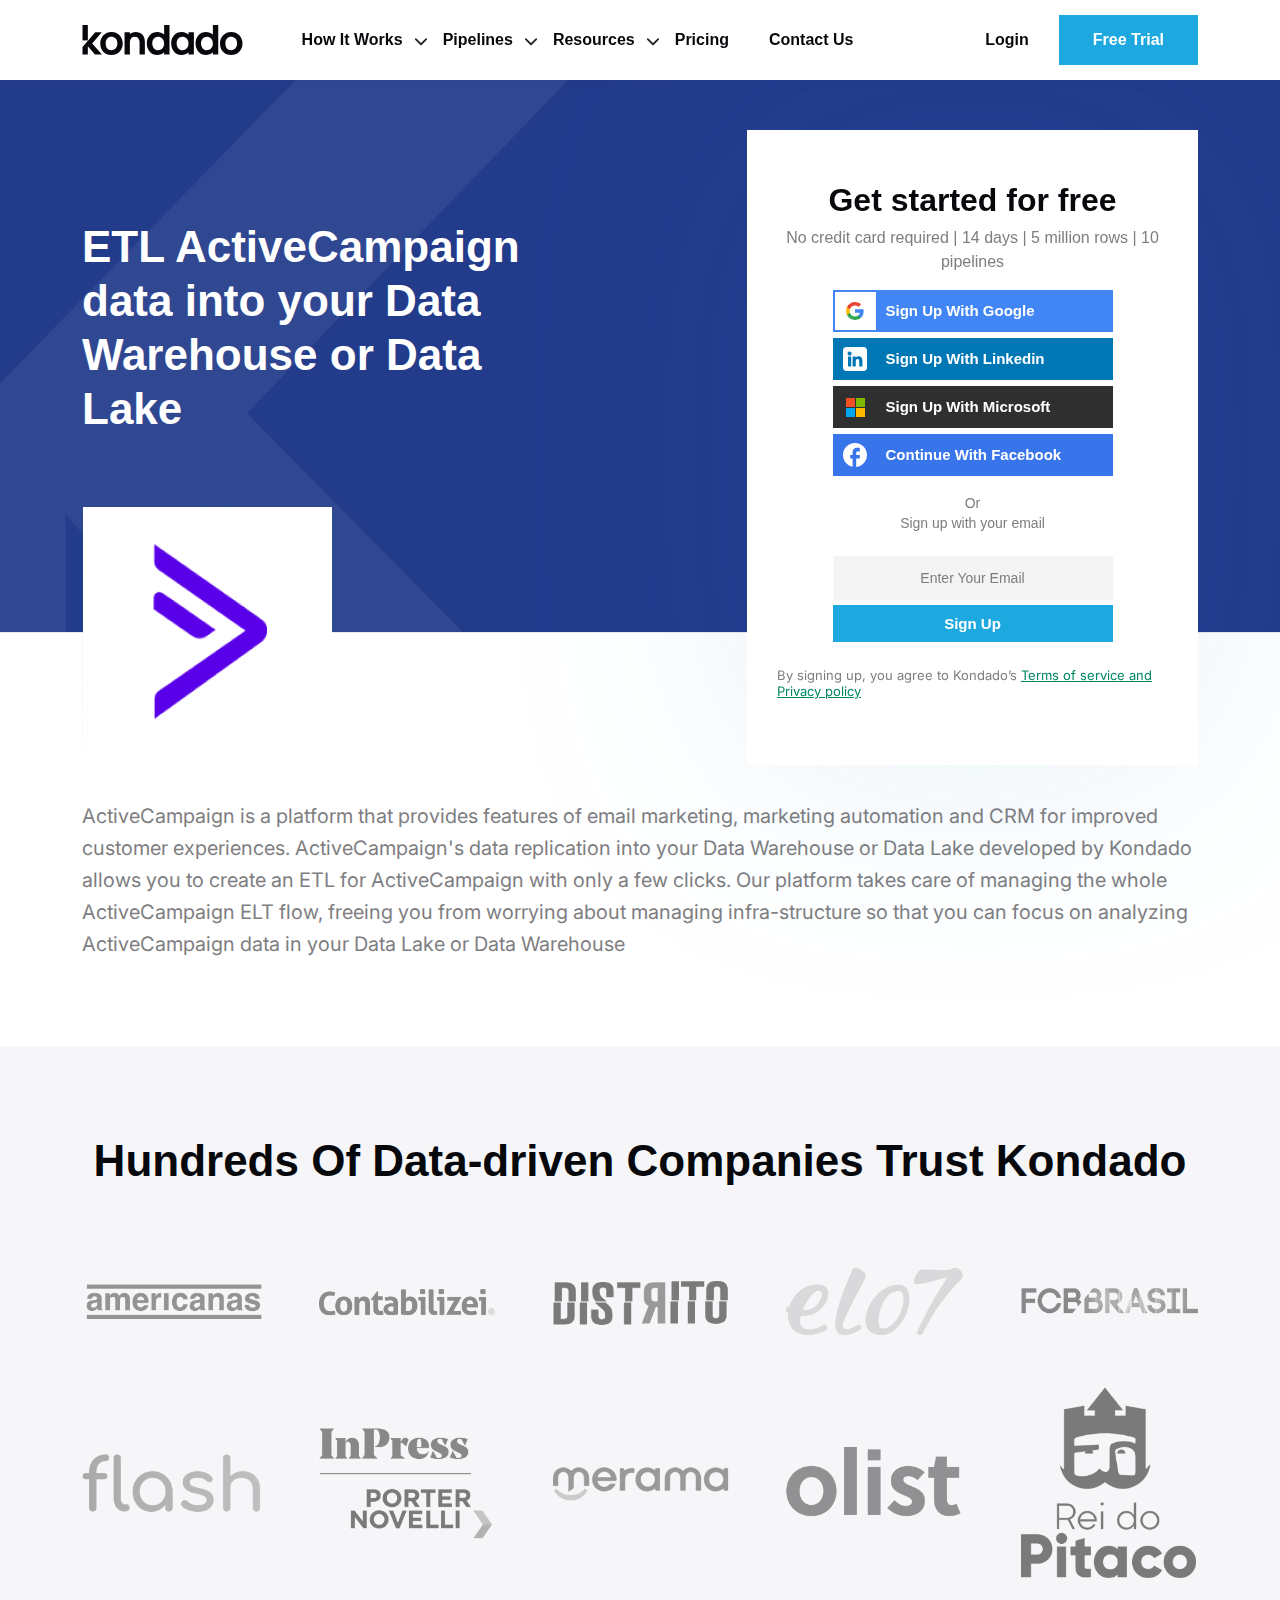
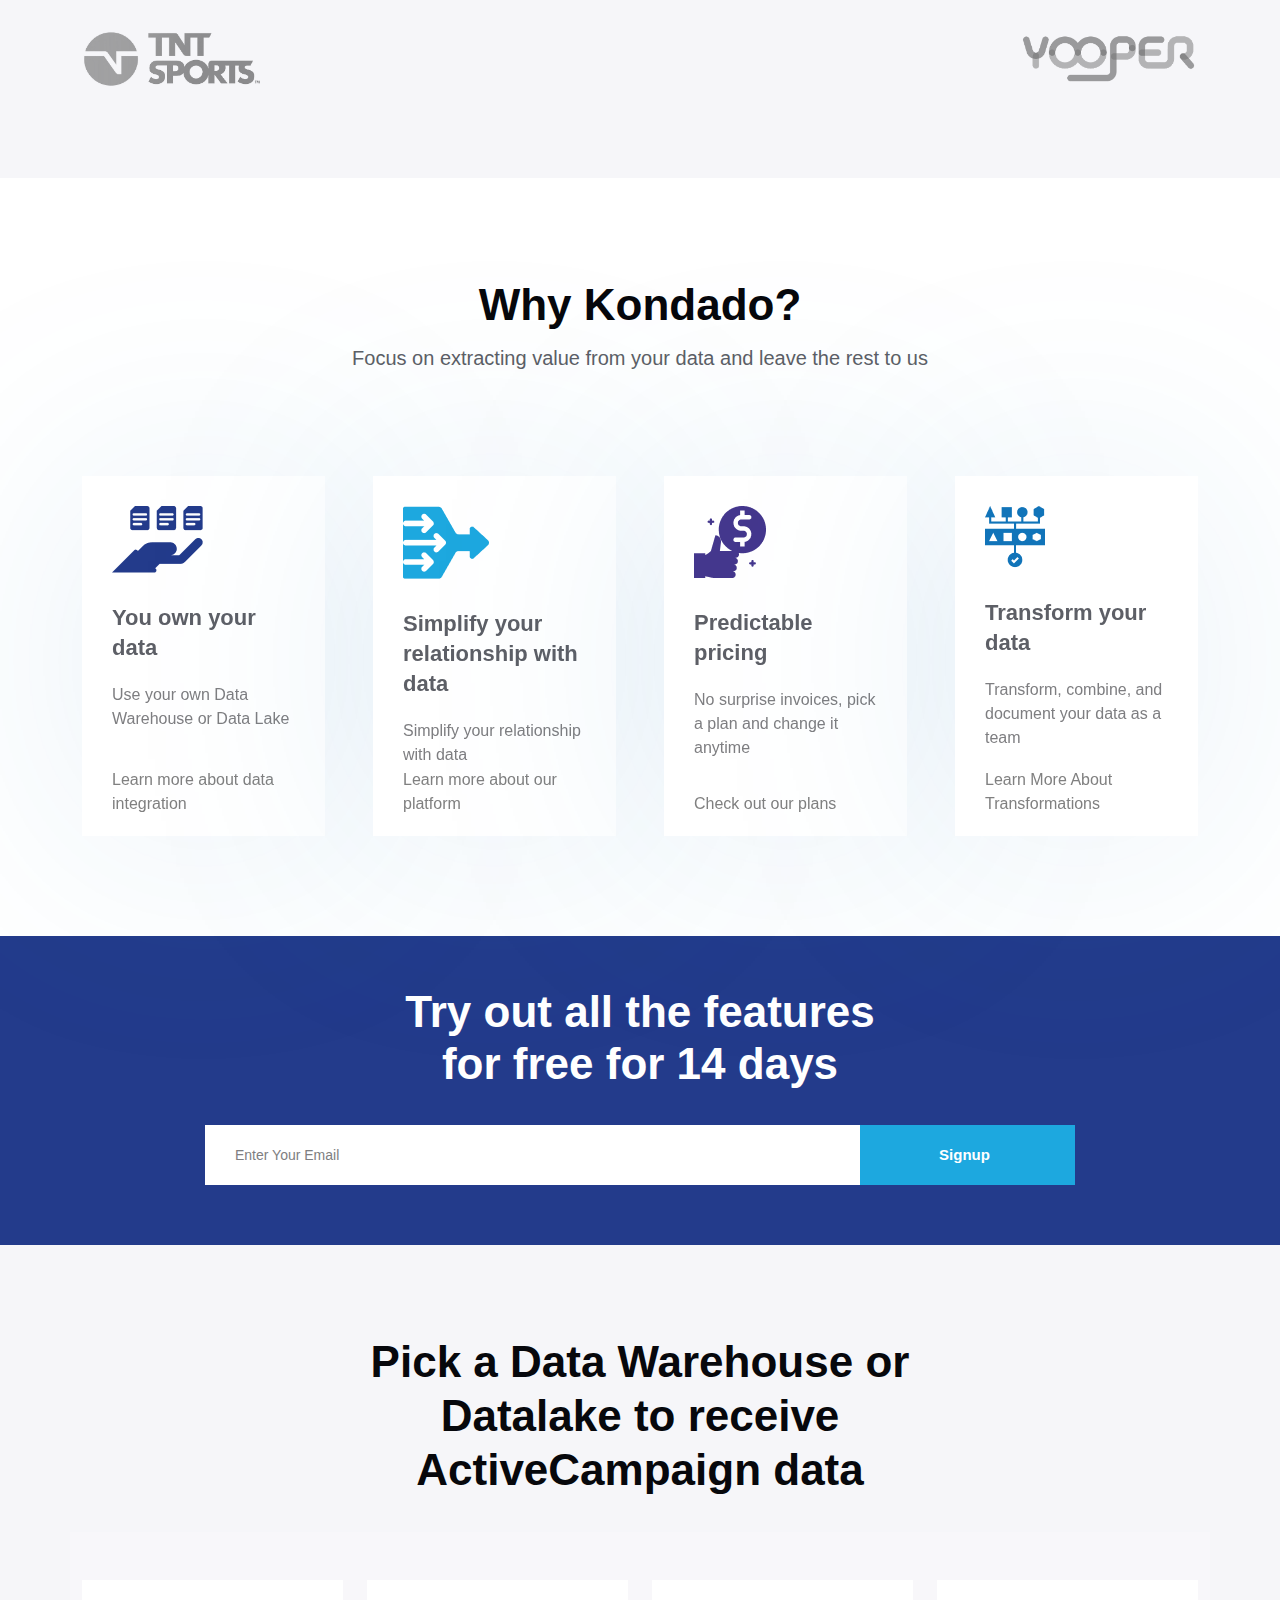
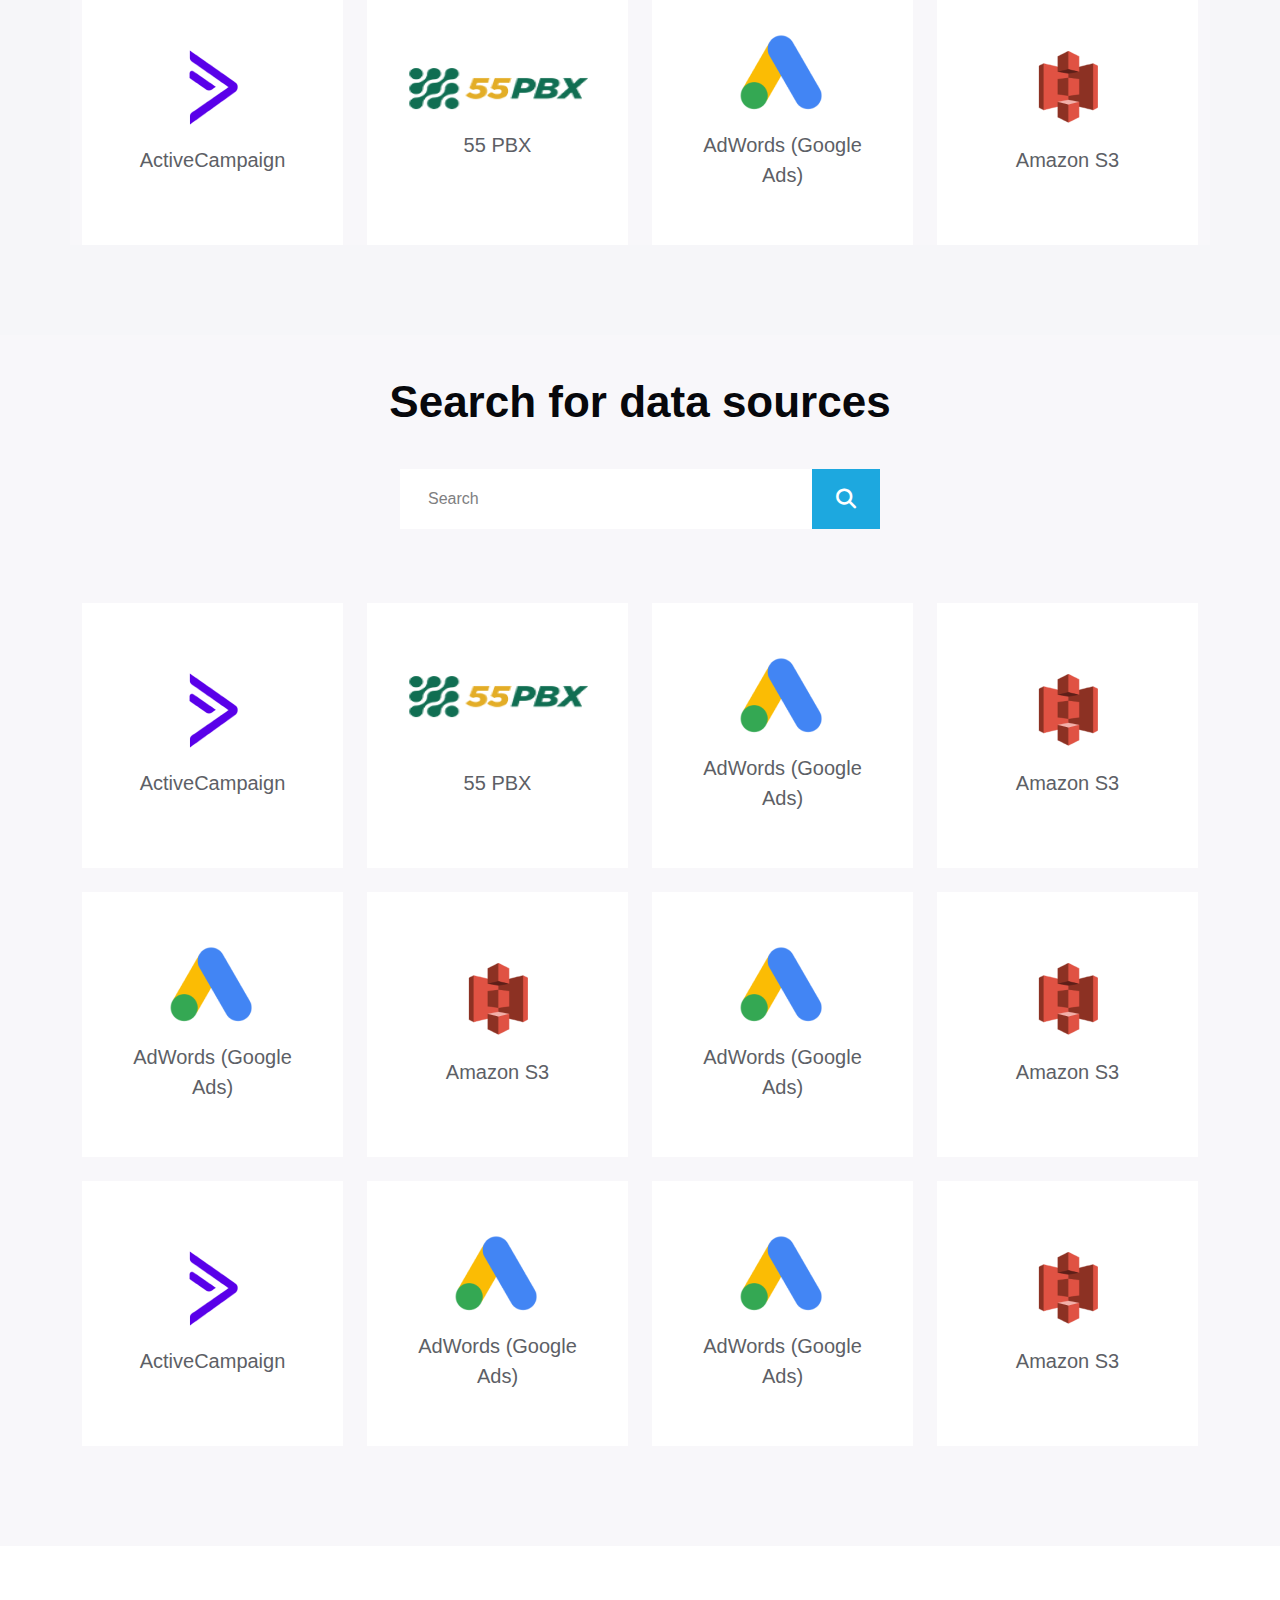
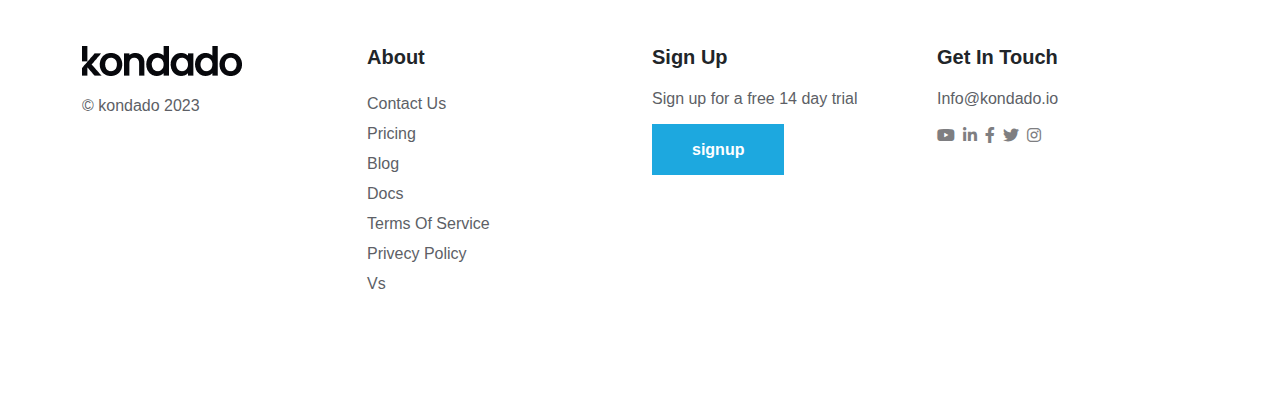
<file: description.html>
<!doctype html>
<html lang="en" xmlns="http://www.w3.org/1999/xhtml">

<head>
    <meta charset="utf-8">
    <title>Kondado | HTML WEBSITE TEMPLATE</title>
    <meta name="description" content="">
    <meta name="viewport" content="width=device-width, initial-scale=1">

    <!-- Place favicon.ico in the root directory -->
    <link rel="shortcut icon" type="image/x-icon" href="./images/header/favicon.png">
    <link rel="apple-touch-icon" href="./images/header/favicon.png">


    <!-- all css files -->
    <link rel="preconnect" href="https://fonts.googleapis.com">
    <link rel="preconnect" href="https://fonts.gstatic.com" crossorigin>
    <link href="https://fonts.googleapis.com/css2?family=Inter:wght@300;400;500;600;700;800&display=swap"
        rel="stylesheet">
    <link rel="stylesheet" href="css/fontawesome.min.css">
    <link rel="stylesheet" href="css/normalize.min.css">
    <link href="https://cdn.jsdelivr.net/npm/bootstrap@5.1.3/dist/css/bootstrap.min.css" rel="stylesheet">
    <link rel="stylesheet" href="css/default.css">
    <link rel="stylesheet" href="css/style.css">

</head>

<body>


    <!-- header -->
    <header class="header-area header">
        <div class="container">
            <div class="row align-items-center">
                <div class="col-lg-2 col-xl-2 col-6">
                    <!-- logo area -->
                    <div class="logo-area">
                        <a href="index.html" class="transparent-logo">
                            <svg width="160" height="30" viewBox="0 0 160 30" fill="none"
                                xmlns="http://www.w3.org/2000/svg">
                                <path d="M5.33617 0H0V15.4089H5.33617V0Z" fill="white" />
                                <path
                                    d="M12.7214 7.31689H19.2529L9.69049 18.4647L19.4664 29.6124H12.4653L5.33617 21.2193V29.6124H0V21.9941"
                                    fill="white" />
                                <path
                                    d="M29.0288 6.97266C22.4973 6.97266 17.7588 11.7933 17.7588 18.4648C17.7588 25.2653 22.3266 29.9999 28.8153 29.9999C35.4749 29.9999 40.2561 25.1362 40.2561 18.4648C40.2988 11.7933 35.5603 6.97266 29.0288 6.97266ZM28.858 25.1792C25.4002 25.1792 23.1803 22.5537 23.1803 18.4648C23.1803 13.515 26.2967 11.7503 28.9861 11.7503C31.9317 11.7503 34.8772 13.8163 34.8772 18.4648C34.8772 21.6929 32.9989 25.1792 28.858 25.1792Z"
                                    fill="white" />
                                <path
                                    d="M62.369 16.5279V29.5695H57.0755V17.2166C57.0755 13.7302 55.3252 11.7503 52.2516 11.7503C49.1353 11.7503 47.385 13.7302 47.385 17.2166V29.6125H42.0488V7.31699H47.385V9.08169C48.9218 7.7474 51.0136 6.97266 53.2334 6.97266C58.7404 6.97266 62.369 10.7173 62.369 16.5279Z"
                                    fill="white" />
                                <path
                                    d="M81.6224 0V9.59827C79.8721 8.00574 77.2681 6.97274 74.7921 6.97274C68.6875 6.97274 64.2905 11.7504 64.2905 18.3788C64.2905 24.9641 68.7729 29.9569 74.7494 29.9569C77.4389 29.9569 79.9148 28.967 81.6224 27.2023V29.5696H87.0013V0H81.6224ZM75.6886 25.1793C71.8039 25.1793 69.7548 21.6499 69.7548 18.3788C69.7548 15.1076 71.8039 11.7504 75.6886 11.7504C78.6342 11.7504 81.6224 14.0316 81.6224 18.4648C81.6224 22.8551 78.6342 25.1793 75.6886 25.1793Z"
                                    fill="white" />
                                <path
                                    d="M105.998 7.31699V9.64123C104.803 8.43607 102.583 6.97266 99.1249 6.97266C93.063 6.97266 88.666 11.7503 88.666 18.3787C88.666 24.964 93.1484 29.9569 99.0395 29.9569C101.729 29.9569 104.248 28.9669 105.998 27.2022V29.5695H111.377V7.31699H105.998ZM100.064 25.1792C96.1793 25.1792 94.1303 21.6498 94.1303 18.3787C94.1303 15.1075 96.1793 11.7503 100.064 11.7503C103.01 11.7503 105.998 14.0315 105.998 18.4648C105.998 22.855 103.01 25.1792 100.064 25.1792Z"
                                    fill="white" />
                                <path
                                    d="M130.373 0V9.59827C128.623 8.00574 126.019 6.97274 123.543 6.97274C117.439 6.97274 113.042 11.7504 113.042 18.3788C113.042 24.9641 117.524 29.9569 123.5 29.9569C126.19 29.9569 128.666 28.967 130.373 27.2023V29.5696H135.752V0H130.373ZM124.44 25.1793C120.555 25.1793 118.506 21.6499 118.506 18.3788C118.506 15.1076 120.555 11.7504 124.44 11.7504C127.385 11.7504 130.373 14.0316 130.373 18.4648C130.373 22.8551 127.385 25.1793 124.44 25.1793Z"
                                    fill="white" />
                                <path
                                    d="M148.772 6.97266C142.241 6.97266 137.502 11.7933 137.502 18.4648C137.502 25.2653 142.07 29.9999 148.559 29.9999C155.219 29.9999 160 25.1362 160 18.4648C160.042 11.7933 155.304 6.97266 148.772 6.97266ZM148.559 25.1792C145.101 25.1792 142.881 22.5537 142.881 18.4648C142.881 13.515 145.998 11.7503 148.687 11.7503C151.633 11.7503 154.578 13.8163 154.578 18.4648C154.578 21.6929 152.7 25.1792 148.559 25.1792Z"
                                    fill="white" />
                            </svg>

                        </a>
                        <a href="index.html" class="black-logo">
                            <svg width="161" height="30" viewBox="0 0 161 30" fill="none"
                                xmlns="http://www.w3.org/2000/svg">
                                <path d="M5.83617 0H0.5V15.4089H5.83617V0Z" fill="#07080C" />
                                <path
                                    d="M13.2214 7.31689H19.7529L10.1905 18.4647L19.9664 29.6124H12.9653L5.83617 21.2193V29.6124H0.5V21.9941"
                                    fill="#07080C" />
                                <path
                                    d="M29.529 6.97266C22.9976 6.97266 18.259 11.7933 18.259 18.4648C18.259 25.2653 22.8268 29.9999 29.3156 29.9999C35.9751 29.9999 40.7563 25.1362 40.7563 18.4648C40.799 11.7933 36.0605 6.97266 29.529 6.97266ZM29.3583 25.1792C25.9004 25.1792 23.6806 22.5537 23.6806 18.4648C23.6806 13.515 26.7969 11.7503 29.4863 11.7503C32.4319 11.7503 35.3775 13.8163 35.3775 18.4648C35.3775 21.6929 33.4991 25.1792 29.3583 25.1792Z"
                                    fill="#07080C" />
                                <path
                                    d="M62.869 16.5279V29.5695H57.5755V17.2166C57.5755 13.7302 55.8252 11.7503 52.7516 11.7503C49.6353 11.7503 47.885 13.7302 47.885 17.2166V29.6125H42.5488V7.31699H47.885V9.08169C49.4218 7.7474 51.5136 6.97266 53.7334 6.97266C59.2404 6.97266 62.869 10.7173 62.869 16.5279Z"
                                    fill="#07080C" />
                                <path
                                    d="M82.1224 0V9.59827C80.3721 8.00574 77.7681 6.97274 75.2921 6.97274C69.1875 6.97274 64.7905 11.7504 64.7905 18.3788C64.7905 24.9641 69.2729 29.9569 75.2494 29.9569C77.9389 29.9569 80.4148 28.967 82.1224 27.2023V29.5696H87.5013V0H82.1224ZM76.1886 25.1793C72.3039 25.1793 70.2548 21.6499 70.2548 18.3788C70.2548 15.1076 72.3039 11.7504 76.1886 11.7504C79.1342 11.7504 82.1224 14.0316 82.1224 18.4648C82.1224 22.8551 79.1342 25.1793 76.1886 25.1793Z"
                                    fill="#07080C" />
                                <path
                                    d="M106.498 7.31699V9.64123C105.303 8.43607 103.083 6.97266 99.6249 6.97266C93.563 6.97266 89.166 11.7503 89.166 18.3787C89.166 24.964 93.6484 29.9569 99.5395 29.9569C102.229 29.9569 104.748 28.9669 106.498 27.2022V29.5695H111.877V7.31699H106.498ZM100.564 25.1792C96.6793 25.1792 94.6303 21.6498 94.6303 18.3787C94.6303 15.1075 96.6793 11.7503 100.564 11.7503C103.51 11.7503 106.498 14.0315 106.498 18.4648C106.498 22.855 103.51 25.1792 100.564 25.1792Z"
                                    fill="#07080C" />
                                <path
                                    d="M130.873 0V9.59827C129.123 8.00574 126.519 6.97274 124.043 6.97274C117.939 6.97274 113.542 11.7504 113.542 18.3788C113.542 24.9641 118.024 29.9569 124 29.9569C126.69 29.9569 129.166 28.967 130.873 27.2023V29.5696H136.252V0H130.873ZM124.94 25.1793C121.055 25.1793 119.006 21.6499 119.006 18.3788C119.006 15.1076 121.055 11.7504 124.94 11.7504C127.885 11.7504 130.873 14.0316 130.873 18.4648C130.873 22.8551 127.885 25.1793 124.94 25.1793Z"
                                    fill="#07080C" />
                                <path
                                    d="M149.272 6.97266C142.741 6.97266 138.002 11.7933 138.002 18.4648C138.002 25.2653 142.57 29.9999 149.059 29.9999C155.719 29.9999 160.5 25.1362 160.5 18.4648C160.542 11.7933 155.804 6.97266 149.272 6.97266ZM149.059 25.1792C145.601 25.1792 143.381 22.5537 143.381 18.4648C143.381 13.515 146.498 11.7503 149.187 11.7503C152.133 11.7503 155.078 13.8163 155.078 18.4648C155.078 21.6929 153.2 25.1792 149.059 25.1792Z"
                                    fill="#07080C" />
                            </svg>

                        </a>
                    </div>
                </div>
                <div class="col-lg-10  col-xl-7 d-none d-lg-flex justify-content-center">
                    <!-- menu area -->
                    <div class="main-menu-area">
                        <nav class="primary-menu">
                            <ul>

                                <li class="has-dropdown"><a href="#">How it works</a>
                                    <ul>
                                        <li><a href="platform.html">platform</a></li>
                                        <li><a href="#">data integration</a></li>
                                        <li><a href="#">data transformations</a></li>
                                        <li><a href="#">security</a></li>
                                    </ul>
                                </li>
                                <li class="has-dropdown"><a href="#">Pipelines</a>
                                    <ul>
                                        <li><a href="./pipelines.html">sources</a></li>
                                        <li><a href="#">destinations</a></li>
                                        <li><a href="#">data visualization</a></li>
                                    </ul>
                                </li>
                                <li class="has-dropdown"><a href="#">Resources</a>
                                    <ul>
                                        <li><a href="#">blog</a></li>
                                        <li><a href="#">docs</a></li>
                                    </ul>
                                </li>
                                <li><a href="pricing.html">Pricing</a></li>
                                <li><a href="#">contact us</a></li>
                            </ul>
                        </nav>
                    </div>
                </div>

                <div class="col-xl-3 d-none d-xl-flex justify-content-end">
                    <div class="btn-area d-flex align-items-center">
                        <a href="contact.html" class="nav-ts-btn">login </a>
                        <a href="contact.html" class="nav-btn">free trial </a>
                    </div>
                </div>
                <div class="open-menu-btn d-flex justify-content-end d-lg-none col-6">
                    <button type="button"><i class="fa-solid fa-bars"></i></button>

                </div>
            </div>
        </div>
        <!-- mobile menu -->
        <!-- mobile menu -->
        <div class="mobile-menu-area">
            <div class="d-flex justify-content-between mobile-menu-top">
                <div class="logo-area">
                    <a href="index.html">
                        <img src="./images/header/white-logo.svg" alt="logo">
                    </a>
                </div>
                <div class="close-btn">
                    <button type="button"><i class="fa fa-close"></i></button>
                </div>
            </div>
            <nav class="primary-menu">
                <ul>
        
                    <li class="has-dropdown active"><a href="#">How it works</a>
                        <ul>
                            <li><a href="platform.html">platform</a></li>
                            <li><a href="#">data integration</a></li>
                            <li><a href="#">data transformations</a></li>
                            <li><a href="#">security</a></li>
                        </ul>
                    </li>
                    <li class="has-dropdown"><a href="#">Pipelines</a>
                        <ul>
                            <li><a href="./pipelines.html">sources</a></li>
                            <li><a href="#">destinations</a></li>
                            <li><a href="#">data visualization</a></li>
                        </ul>
                    </li>
                    <li class="has-dropdown"><a href="#">Resources</a>
                        <ul>
                            <li><a href="#">blog</a></li>
                            <li><a href="#">docs</a></li>
                        </ul>
                    </li>
                    <li><a href="pricing.html">Pricing</a></li>
                    <li><a href="#">contact us</a></li>
                </ul>
            </nav>
        </div>
    </header>
    <!-- banner area -->
    <section class="banner description-banner mb-xs-20 "
        style="background: url('././images/description-banner/banner.png');">

        <div class="container">
            <div class="row pl-md-50 pr-md-50">
                <div class="col-lg-6 order-1 order-lg-0 ">
                    <div class="left-area  mt-sm-10 mt-md-50 mt-140">
                        <div class="banner-heading pr-xs-0 pr-50">
                            <h1>ETL ActiveCampaign data into your Data Warehouse or Data Lake</h1>
                        </div>
                        <div class="banner-icon mt-xs-40 mt-sm-40 mt-md-40 mt-70">
                            <img src="./images/description-banner/icon.png" alt="">
                        </div>

                    </div>
                </div>

                <div class="offset-lg-1 col-lg-5">
                    <div class="form-wrapper">
                        <div class="right-top-area text-center">
                            <h3>Get started for free</h3>
                            <p>No credit card required | 14 days | 5 million rows | 10 pipelines</p>
                        </div>

                        <ul class="login-btn-area">
                            <li>
                                <a href="#" class="d-flex align-items-center">
                                    <div class="icon">
                                        <img src="././images/icon/google-icon.svg" alt="">
                                    </div>
                                    <div class="text">
                                        <span>sign up with google</span>
                                    </div>
                                </a>
                            </li>
                            <li>
                                <a href="#" class="d-flex align-items-center">
                                    <div class="icon">
                                        <img src="././images/icon/linkedin.svg" alt="">
                                    </div>
                                    <div class="text">
                                        <span>sign up with linkedin</span>
                                    </div>
                                </a>

                            </li>
                            <li>
                                <a href="#" class="d-flex align-items-center">
                                    <div class="icon">
                                        <img src="././images/icon/mincrosoft.svg" alt="">
                                    </div>
                                    <div class="text">
                                        <span>sign up with
                                            microsoft</span>
                                    </div>
                                </a>

                            </li>
                            <li>

                                <a href="#" class="d-flex align-items-center">
                                    <div class="icon">
                                        <img src="././images/icon/fb.svg" alt="">
                                    </div>
                                    <div class="text">
                                        <span>Continue with facebook</span>
                                    </div>
                                </a>

                            </li>
                        </ul>
                        <div class="text-center spacer-text mt-15">
                            <span>or</span>
                        </div>
                        <div class="form-area ">
                            <h4 class="mb-25">Sign up with your email</h4>
                            <form>
                                <input type="email" placeholder="enter your email">
                                <input type="submit" value="sign up" class="submit-btn">
                            </form>
                        </div>
                        <div class="right-bottom-area mt-20">
                            <p>By signing up, you agree to Kondado’s

                                <a href="#">Terms of service and Privacy policy</a>
                            </p>
                        </div>
                    </div>
                </div>
            </div>
        </div>
    </section>

    <!-- description area -->

    <div class="description-area bg-white 
    pt-xs-40 pb-xs-40 pt-sm-40 pb-sm-40 pl-xs-20 pr-xs-20 pb-70 pt-60 mt-xs-40 pt-md-50 pb-md-50 pl-md-80 pr-md-80 pl-lg-50 pr-lg-50
    mt-sm-10 mt-md-40 mt-100">
        <div class="container">
            <div class="row">
                <div class="col-lg-12">
                    <p>ActiveCampaign is a platform that provides features of email marketing, marketing automation and
                        CRM for
                        improved
                        customer experiences. ActiveCampaign's data replication into your Data Warehouse or Data Lake
                        developed
                        by
                        Kondado
                        allows you to create an ETL for ActiveCampaign with only a few clicks. Our platform takes care
                        of
                        managing the
                        whole
                        ActiveCampaign ELT flow, freeing you from worrying about managing infra-structure so that you
                        can focus
                        on
                        analyzing
                        ActiveCampaign data in your Data Lake or Data Warehouse</p>
                </div>
            </div>
        </div>
    </div>

    <!-- trust area -->

    <section class="trust-area theme-bg-gray pt-xs-40 pb-xs-40 pt-sm-40 pb-sm-40 pt-90 pb-90 pl-xs-20">
        <div class="container">
            <div class="row">
                <div class="col-lg-12">
                    <div class="text-center">
                        <h2>Hundreds Of Data-driven Companies Trust Kondado</h2>
                    </div>
                    <div class="brands-wrapper mt-xs-32 mt-sm-40 mt-80">
                        <ul
                            class="row row-cols-auto align-items-center justify-content-between gx-2 gx-sm-3 gx-md-4 gy-5 gx-lg-5">
                            <li><img src="./images/brands/brands-1.png" alt=""></li>
                            <li><img src="./images/brands/brands-2.png" alt=""></li>
                            <li><img src="./images/brands/brands-3.png" alt=""></li>
                            <li><img src="./images/brands/brands-4.png" alt=""></li>
                            <li><img src="./images/brands/brands-5.png" alt=""></li>
                            <li><img src="./images/brands/brands-6.png" alt=""></li>
                            <li><img src="./images/brands/brands-7.png" alt=""></li>
                            <li><img src="./images/brands/brands-8.png" alt=""></li>
                            <li><img src="./images/brands/brands-9.png" alt=""></li>
                            <li><img src="./images/brands/brands-10.png" alt=""></li>
                            <li><img src="./images/brands/brands-11.png" alt=""></li>
                            <li><img src="./images/brands/brands-12.png" alt=""></li>
                        </ul>
                    </div>
                </div>
            </div>
        </div>
    </section>

    <!-- why kondado -->

    <section class="why-kondado pt-100 pb-100 pt-xs-40 pb-xs-40 pt-sm-40 pb-sm-40 pt-md-50 pb-md-50">
        <div class="container">
            <div class="row">
                <div class="col-lg-12">
                    <div class="section-top text-center">
                        <div class="section-heading">
                            <h2>Why Kondado?</h2>
                        </div>
                        <div class="section-desc mt-10">
                            <p>Focus on extracting value from your data and leave the rest to us</p>
                        </div>
                    </div>
                </div>
            </div>
            <div
                class="row row-cols-1 row-cols-lg-2 row-cols-xl-4 gy-3  gx-3 gx-xl-5 pl-xs-30 pr-xs-30 pr-sm-50 pl-sm-50 mt-sm-20 mt-md-40 pl-md-60 pr-md-60  mt-xs-0 mt-70 cards-wrapper">

                <div class="col">
                    <div class="single-item">
                        <div class="icon">
                            <img src="./images/why-kondado/icon-1.png" class="img-fluid" alt="">
                        </div>
                        <div class="title">
                            <h3>You own your data</h3>
                        </div>
                        <div class="desc">
                            <p>Use your own Data Warehouse or Data Lake</p>
                        </div>
                        <div class="link">
                            <a href="#">Learn more about data integration</a>
                        </div>
                    </div>
                </div>
                <div class="col">
                    <div class="single-item">
                        <div class="icon">
                            <img src="./images/why-kondado/icon-2.png" class="img-fluid" alt="">
                        </div>
                        <div class="title">
                            <h3>Simplify your relationship with data</h3>
                        </div>
                        <div class="desc">
                            <p>Simplify your relationship with data</p>
                        </div>
                        <div class="link">
                            <a href="#">Learn more about our platform</a>
                        </div>
                    </div>
                </div>
                <div class="col">
                    <div class="single-item">
                        <div class="icon">
                            <img src="./images/why-kondado/icon-3.png" class="img-fluid" alt="">
                        </div>
                        <div class="title">
                            <h3>Predictable pricing</h3>
                        </div>
                        <div class="desc">
                            <p>No surprise invoices, pick a plan and change it anytime</p>
                        </div>
                        <div class="link">
                            <a href="#">Check out our plans</a>
                        </div>
                    </div>
                </div>
                <div class="col">
                    <div class="single-item">
                        <div class="icon">
                            <img src="./images/why-kondado/icon-4.png" class="img-fluid" alt="">
                        </div>
                        <div class="title">
                            <h3>Transform your data</h3>
                        </div>
                        <div class="desc">
                            <p>Transform, combine, and document your data as a team</p>
                        </div>
                        <div class="link">
                            <a href="#">Learn More About Transformations</a>
                        </div>
                    </div>
                </div>

            </div>
        </div>
    </section>


    <!-- subscribe area -->

    <section class="subscribe-area description-page pt-50 pb-60 bg-cover"
        style="background-image: url('././images/cta/cta-bg.png');">
        <div class="container">
            <div class="row">
                <div class="col-lg-10 offset-lg-1">
                    <div class="subscribe-heading mb-xs-10 mb-35">
                        <h2>Try out all the features for free for 14 days</h2>
                    </div>
                    <form>
                        <input type="email" placeholder="enter your email">
                        <input type="submit" value="signup" class="subscribe-btn">
                    </form>
                </div>
            </div>
        </div>
    </section>

    <!-- campaign data -->
    <section class="capaign-data pt-90 pb-90 pt-xs-40 pb-xs-40 pt-sm-40 pb-sm-40 pt-md-60 pb-md-60  theme-bg-gray">
        <div class="container">
            <div class="row">
                <div class="col-lg-12">
                    <div class="campaign-heading text-center ">
                        <h2>Pick a Data Warehouse or Datalake to receive ActiveCampaign data</h2>
                    </div>
                </div>
            </div>
            <div class="row mt-35 gy-4 gy-lg-5 data-sources mt-xs-0 pl-xs-30 pr-xs-30 pl-sm-50 pr-sm-50">
                <div class="col-md-6 col-lg-3">
                    <a href="description.html" class="data-card text-center">
                        <div class="icon">
                            <img src="./images/data/icon-1.png" class="img-fluid" alt="">
                        </div>
                        <div class="title ">
                            <h3>ActiveCampaign</h3>
                        </div>
                        <div class="btn-area">
                            <span>learn more </span>
                        </div>
                    </a>
                </div>
                <div class="col-md-6 col-lg-3">
                    <a href="description.html" class="data-card text-center">
                        <div class="icon">
                            <img src="./images/data/icon-2.png" class="img-fluid" alt="">
                        </div>
                        <div class="title ">
                            <h3>55 PBX</h3>
                        </div>
                        <div class="btn-area">
                            <span>learn more </span>
                        </div>
                    </a>
                </div>
                <div class="col-md-6 col-lg-3">
                    <a href="description.html" class="data-card text-center">
                        <div class="icon">
                            <img src="./images/data/icon-3.png" class="img-fluid" alt="">
                        </div>
                        <div class="title ">
                            <h3>AdWords (Google Ads)</h3>
                        </div>
                        <div class="btn-area">
                            <span>learn more </span>
                        </div>
                    </a>
                </div>
                <div class="col-md-6 col-lg-3">
                    <a href="description.html" class="data-card text-center">
                        <div class="icon">
                            <img src="./images/data/icon-4.png" class="img-fluid" alt="">
                        </div>
                        <div class="title ">
                            <h3>Amazon S3</h3>
                        </div>
                        <div class="btn-area">
                            <span>learn more </span>
                        </div>
                    </a>
                </div>
            </div>

        </div>
    </section>

    <!-- data sources -->

    <section class="data-sources  pb-xs-40 pt-40 pt-xs-20 pt-sm-20 pt-md-50 pt-lg-50 pb-100">
        <div class="container ">
            <div class="row">
                <div class="col-lg-12 text-center">
                    <div class="heading">
                        <h2>Search for data sources</h2>
                    </div>
                    <form class="search-form ">
                        <div class="input-wrapper">
                            <input type="text" placeholder="search">
                            <button type="submit"><i class="fa-sharp fa-solid fa-magnifying-glass"></i></button>
                        </div>
                    </form>
                </div>
            </div>
            <div class="row  mt-50 mt-xs-0 pl-xs-20 pr-xs-20 pl-sm-40 pr-sm-40 gy-4  ">
                <div class="col-md-6 col-lg-4 col-xl-3">

                    <a href="description.html" class="data-card text-center">
                        <div class="icon">
                            <img src="./images/data/icon-1.png" class="img-fluid" alt="">
                        </div>
                        <div class="title ">
                            <h3>ActiveCampaign</h3>
                        </div>
                        <div class="btn-area">
                            <span>learn more </span>
                        </div>

                    </a>
                </div>
                <div class="col-md-6 col-lg-4 col-xl-3">
                    <a href="description.html" class="data-card text-center">
                        <div class="icon mb-30">
                            <img src="./images/data/icon-2.png" class="img-fluid" alt="">
                        </div>
                        <div class="title ">
                            <h3>55 PBX</h3>
                        </div>
                        <div class="btn-area">
                            <span>learn more </span>
                        </div>
                    </a>
                </div>
                <div class="col-md-6 col-lg-4 col-xl-3">
                    <a href="description.html" class="data-card text-center">
                        <div class="icon">
                            <img src="./images/data/icon-3.png" class="img-fluid" alt="">
                        </div>
                        <div class="title ">
                            <h3>AdWords (Google Ads)</h3>
                        </div>
                        <div class="btn-area">
                            <span>learn more </span>
                        </div>
                    </a>
                </div>
                <div class="col-md-6 col-lg-4 col-xl-3">
                    <a href="description.html" class="data-card text-center">
                        <div class="icon">
                            <img src="./images/data/icon-4.png" class="img-fluid" alt="">
                        </div>
                        <div class="title ">
                            <h3>Amazon S3</h3>
                        </div>
                        <div class="btn-area">
                            <span>learn more </span>
                        </div>
                    </a>
                </div>
                <div class="col-md-6 col-lg-4 col-xl-3">
                    <a href="description.html" class="data-card text-center">
                        <div class="icon">
                            <img src="./images/data/icon-3.png" class="img-fluid" alt="">
                        </div>
                        <div class="title ">
                            <h3>AdWords (Google Ads)</h3>
                        </div>
                        <div class="btn-area">
                            <span>learn more </span>
                        </div>
                    </a>
                </div>
                <div class="col-md-6 col-lg-4 col-xl-3">
                    <a href="description.html" class="data-card text-center">
                        <div class="icon">
                            <img src="./images/data/icon-4.png" class="img-fluid" alt="">
                        </div>
                        <div class="title ">
                            <h3>Amazon S3</h3>
                        </div>
                        <div class="btn-area">
                            <span>learn more </span>
                        </div>
                    </a>
                </div>
                <div class="col-md-6 col-lg-4 col-xl-3">
                    <a href="description.html" class="data-card text-center">
                        <div class="icon">
                            <img src="./images/data/icon-3.png" class="img-fluid" alt="">
                        </div>
                        <div class="title ">
                            <h3>AdWords (Google Ads)</h3>
                        </div>
                        <div class="btn-area">
                            <span>learn more </span>
                        </div>
                    </a>
                </div>
                <div class="col-md-6 col-lg-4 col-xl-3">
                    <a href="description.html" class="data-card text-center">
                        <div class="icon">
                            <img src="./images/data/icon-4.png" class="img-fluid" alt="">
                        </div>
                        <div class="title ">
                            <h3>Amazon S3</h3>
                        </div>
                        <div class="btn-area">
                            <span>learn more </span>
                        </div>
                    </a>
                </div>
                <div class="col-md-6 col-lg-4 col-xl-3">
                    <a href="description.html" class="data-card text-center">
                        <div class="icon">
                            <img src="./images/data/icon-5.png" class="img-fluid" alt="">
                        </div>
                        <div class="title ">
                            <h3>ActiveCampaign</h3>
                        </div>
                        <div class="btn-area">
                            <span>learn more </span>
                        </div>
                    </a>
                </div>
                <div class="col-md-6 col-lg-4 col-xl-3">
                    <a href="description.html" class="data-card text-center">
                        <div class="icon">
                            <img src="./images/data/icon-6.png" class="img-fluid" alt="">
                        </div>
                        <div class="title ">
                            <h3>AdWords (Google Ads)</h3>
                        </div>
                        <div class="btn-area">
                            <span>learn more </span>
                        </div>
                    </a>
                </div>
                <div class="col-md-6 col-lg-4 col-xl-3">
                    <a href="description.html" class="data-card text-center">
                        <div class="icon">
                            <img src="./images/data/icon-7.png" class="img-fluid" alt="">
                        </div>
                        <div class="title">
                            <h3>AdWords (Google Ads)</h3>
                        </div>
                        <div class="btn-area">
                            <span>learn more </span>
                        </div>
                    </a>
                </div>
                <div class="col-md-6 col-lg-4 col-xl-3">
                    <a href="description.html" class="data-card text-center">
                        <div class="icon">
                            <img src="./images/data/icon-8.png" class="img-fluid" alt="">
                        </div>
                        <div class="title">
                            <h3>Amazon S3</h3>
                        </div>
                        <div class="btn-area">
                            <span>learn more </span>
                        </div>
                    </a>
                </div>
            </div>
        </div>
    </section>

    <!-- footer -->
    <footer class="pt-100 pb-100 footer-area pt-xs-40 pb-xs-40 pt-sm-50 pb-sm-50 pt-md-60 pb-md-60 pt-lg-70 pb-lg-70">
        <div class="container">
            <div class="row">
                <div class="col-md-6 col-lg-3">

                    <div class="logo-area">
                        <div class="logo">
                            <a href="#">
                                <img src="./images/footer/black-logo.png" class="img-fluid" alt="">
                            </a>
                        </div>
                        <p class="mt-20">&copy; kondado 2023</p>
                    </div>

                </div>

                <div class="col-md-6 col-lg-3 mt-xs-20 mt-sm-40">
                    <div class="footer-heading">
                        <h4>About</h4>
                    </div>
                    <nav class="footer-nav">
                        <ul>
                            <li><a href="#">contact us</a></li>
                            <li><a href="#">pricing</a></li>
                            <li><a href="#">blog</a></li>
                            <li><a href="#">docs</a></li>
                            <li><a href="#">terms of service</a></li>
                            <li><a href="#">privecy policy</a></li>
                            <li><a href="#">vs</a></li>
                        </ul>
                    </nav>
                </div>

                <div class="col-md-6 col-lg-3 mt-xs-30 mt-sm-40 mt-md-40">
                    <div class="footer-heading">
                        <h4>sign up</h4>
                    </div>
                    <div class="text-widgets">
                        <p>Sign up for a free 14 day trial</p>
                        <a href="#">signup</a>
                    </div>



                </div>
                <div class="col-md-6 col-lg-3 mt-xs-30 mt-sm-40 mt-md-40">
                    <div class="info-widgets">
                        <div class="footer-heading">
                            <h4>Get in touch</h4>
                        </div>
                        <p>Info@kondado.io</p>
                    </div>
                    <ul class="social-links d-flex ">
                        <li><a href="#"><i class="fa-brands fa-youtube"></i></a></li>
                        <li><a href="#"><i class="fa-brands fa-linkedin-in"></i></a></li>
                        <li><a href="#"><i class="fa-brands fa-facebook-f"></i></a></li>
                        <li><a href="#"><i class="fa-brands fa-twitter"></i></a></li>
                        <li><a href="#"><i class="fa-brands fa-instagram"></i></a></li>
                    </ul>
                </div>

            </div>
        </div>
    </footer>


    <!-- all js files -->
    <script src="js/modernizr-3.11.2.min.js"></script>
    <script src="js/jquery-3.6.2.min.js"></script>
    <script src="https://cdn.jsdelivr.net/npm/bootstrap@5.1.3/dist/js/bootstrap.bundle.min.js"></script>
    <script src="js/main.js"></script>

</body>

</html>
</file>
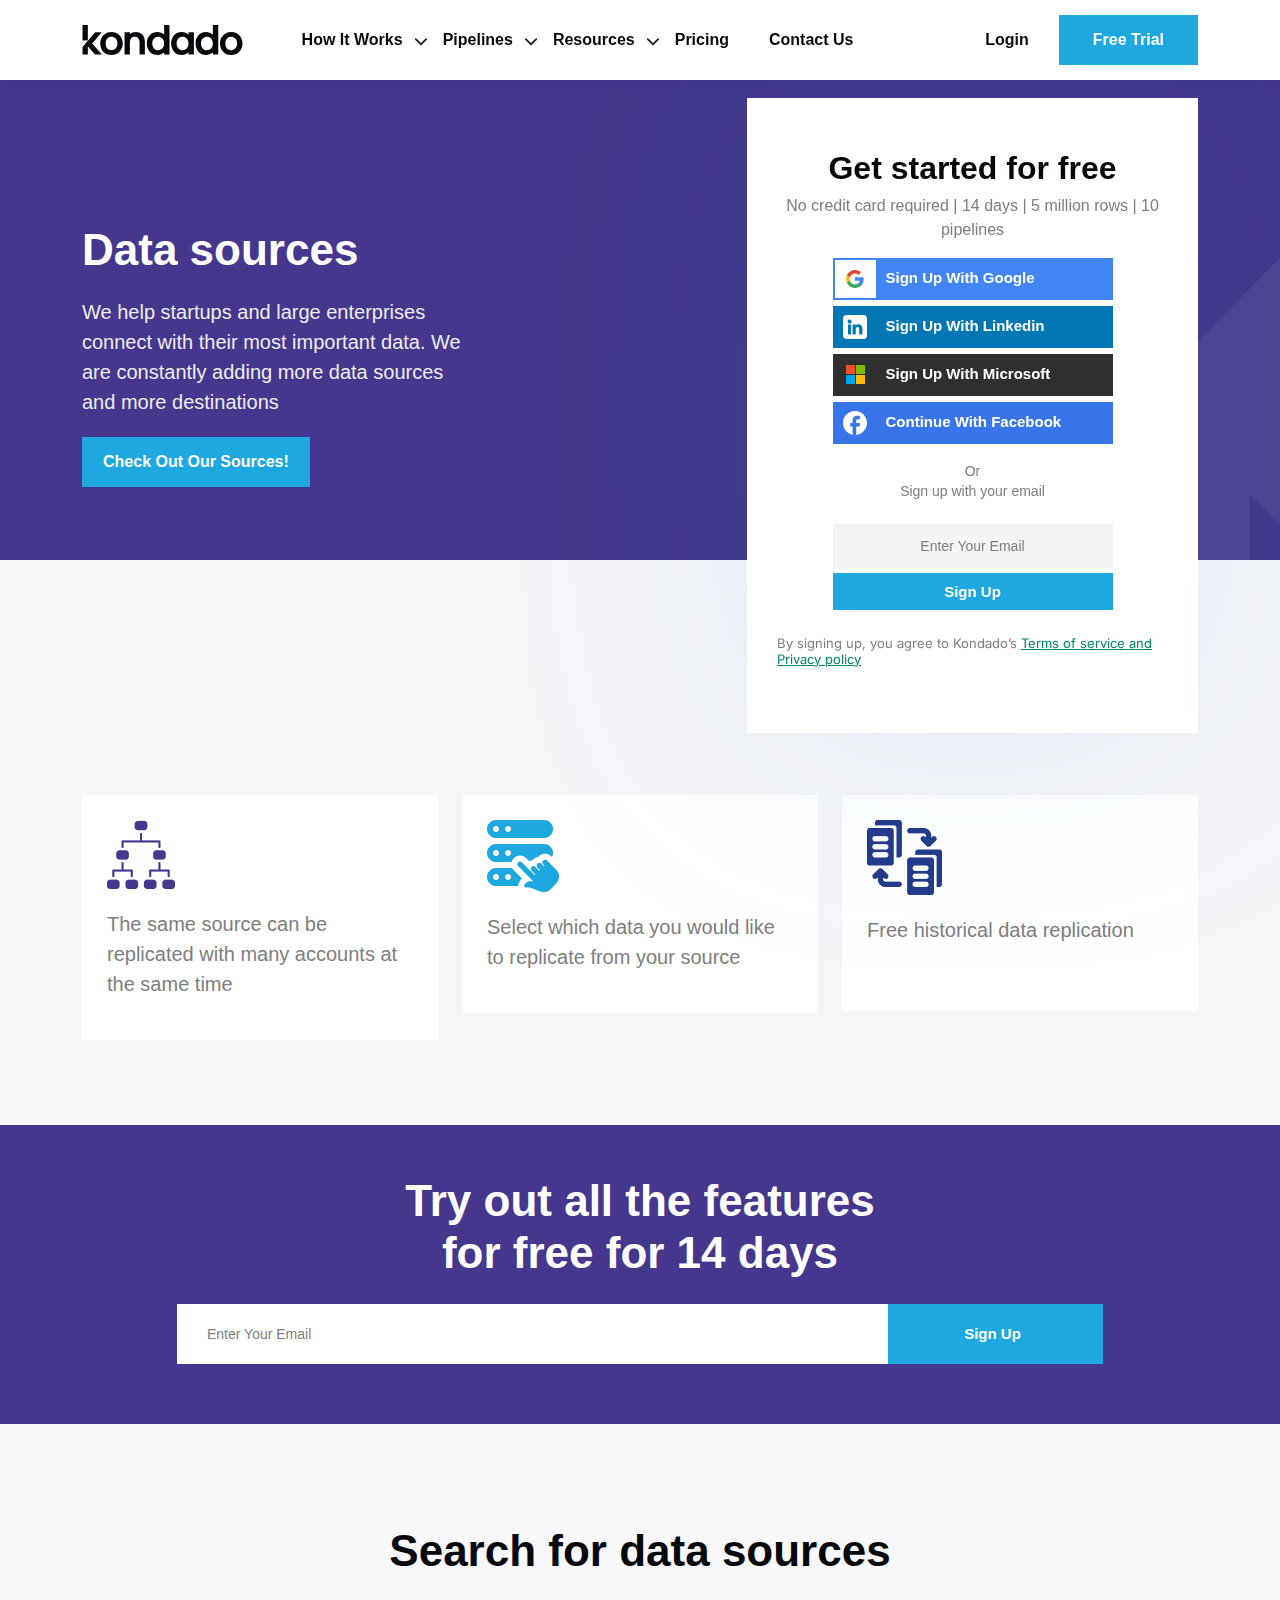
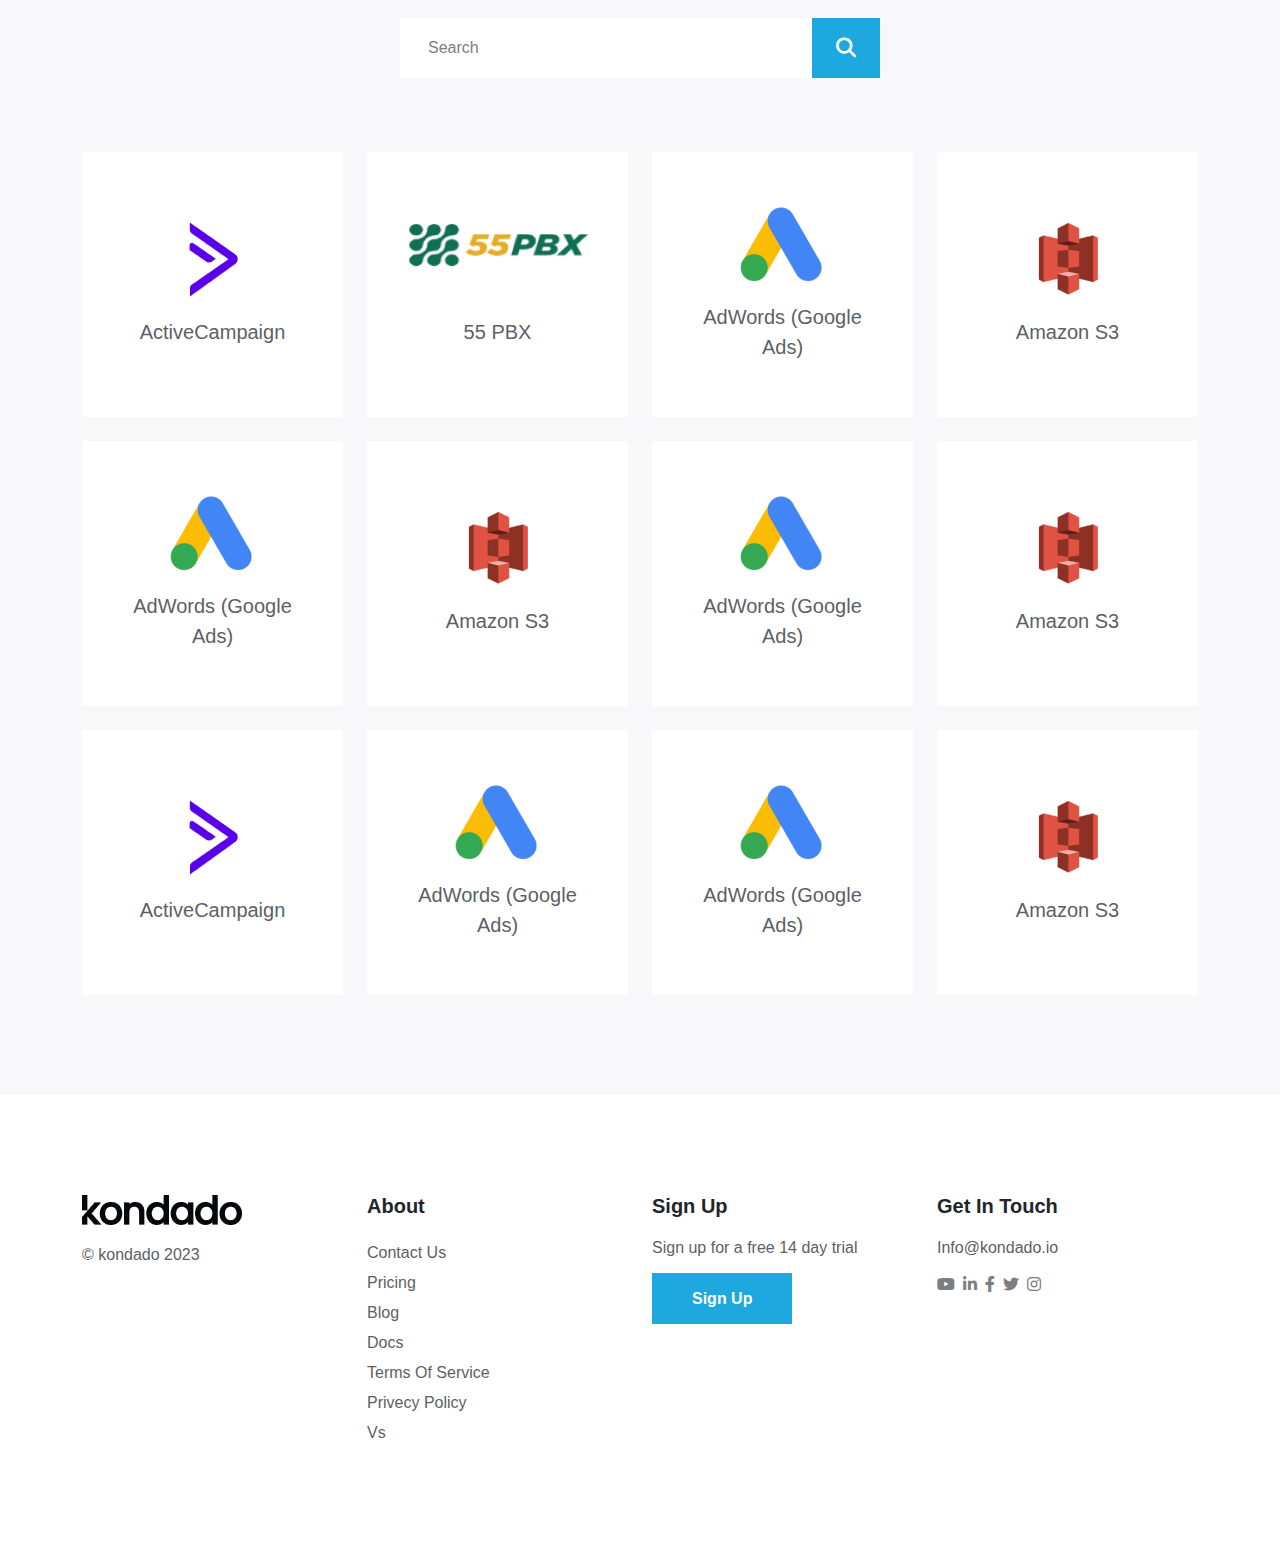
<file: pipelines.html>
<!DOCTYPE html>
<html lang="en">

<head>
    <meta charset="utf-8">
    <title>Kondado | HTML WEBSITE TEMPLATE</title>
    <meta name="description" content="">
    <meta name="viewport" content="width=device-width, initial-scale=1">

    <!-- Place favicon.ico in the root directory -->
    <link rel="shortcut icon" type="image/x-icon" href="./images/header/favicon.png">
    <link rel="apple-touch-icon" href="./images/header/favicon.png">

    <!-- all css files -->
    <link rel="preconnect" href="https://fonts.googleapis.com">
    <link rel="preconnect" href="https://fonts.gstatic.com" crossorigin>
    <link href="https://fonts.googleapis.com/css2?family=Inter:wght@300;400;500;600;700;800&display=swap"
        rel="stylesheet">
    <link rel="stylesheet" href="css/fontawesome.min.css">
    <link rel="stylesheet" href="css/normalize.min.css">
    <link href="https://cdn.jsdelivr.net/npm/bootstrap@5.1.3/dist/css/bootstrap.min.css" rel="stylesheet">
    <link rel="stylesheet" href="css/default.css">
    <link rel="stylesheet" href="css/style.css">

</head>

<body>

    <!-- header -->
    <header class="header-area header">
        <div class="container">
            <div class="row align-items-center">
                <div class="col-lg-2 col-xl-2 col-6">
                    <!-- logo area -->
                    <div class="logo-area">
                        <a href="index.html" class="transparent-logo">
                            <svg width="160" height="30" viewBox="0 0 160 30" fill="none"
                                xmlns="http://www.w3.org/2000/svg">
                                <path d="M5.33617 0H0V15.4089H5.33617V0Z" fill="white" />
                                <path
                                    d="M12.7214 7.31689H19.2529L9.69049 18.4647L19.4664 29.6124H12.4653L5.33617 21.2193V29.6124H0V21.9941"
                                    fill="white" />
                                <path
                                    d="M29.0288 6.97266C22.4973 6.97266 17.7588 11.7933 17.7588 18.4648C17.7588 25.2653 22.3266 29.9999 28.8153 29.9999C35.4749 29.9999 40.2561 25.1362 40.2561 18.4648C40.2988 11.7933 35.5603 6.97266 29.0288 6.97266ZM28.858 25.1792C25.4002 25.1792 23.1803 22.5537 23.1803 18.4648C23.1803 13.515 26.2967 11.7503 28.9861 11.7503C31.9317 11.7503 34.8772 13.8163 34.8772 18.4648C34.8772 21.6929 32.9989 25.1792 28.858 25.1792Z"
                                    fill="white" />
                                <path
                                    d="M62.369 16.5279V29.5695H57.0755V17.2166C57.0755 13.7302 55.3252 11.7503 52.2516 11.7503C49.1353 11.7503 47.385 13.7302 47.385 17.2166V29.6125H42.0488V7.31699H47.385V9.08169C48.9218 7.7474 51.0136 6.97266 53.2334 6.97266C58.7404 6.97266 62.369 10.7173 62.369 16.5279Z"
                                    fill="white" />
                                <path
                                    d="M81.6224 0V9.59827C79.8721 8.00574 77.2681 6.97274 74.7921 6.97274C68.6875 6.97274 64.2905 11.7504 64.2905 18.3788C64.2905 24.9641 68.7729 29.9569 74.7494 29.9569C77.4389 29.9569 79.9148 28.967 81.6224 27.2023V29.5696H87.0013V0H81.6224ZM75.6886 25.1793C71.8039 25.1793 69.7548 21.6499 69.7548 18.3788C69.7548 15.1076 71.8039 11.7504 75.6886 11.7504C78.6342 11.7504 81.6224 14.0316 81.6224 18.4648C81.6224 22.8551 78.6342 25.1793 75.6886 25.1793Z"
                                    fill="white" />
                                <path
                                    d="M105.998 7.31699V9.64123C104.803 8.43607 102.583 6.97266 99.1249 6.97266C93.063 6.97266 88.666 11.7503 88.666 18.3787C88.666 24.964 93.1484 29.9569 99.0395 29.9569C101.729 29.9569 104.248 28.9669 105.998 27.2022V29.5695H111.377V7.31699H105.998ZM100.064 25.1792C96.1793 25.1792 94.1303 21.6498 94.1303 18.3787C94.1303 15.1075 96.1793 11.7503 100.064 11.7503C103.01 11.7503 105.998 14.0315 105.998 18.4648C105.998 22.855 103.01 25.1792 100.064 25.1792Z"
                                    fill="white" />
                                <path
                                    d="M130.373 0V9.59827C128.623 8.00574 126.019 6.97274 123.543 6.97274C117.439 6.97274 113.042 11.7504 113.042 18.3788C113.042 24.9641 117.524 29.9569 123.5 29.9569C126.19 29.9569 128.666 28.967 130.373 27.2023V29.5696H135.752V0H130.373ZM124.44 25.1793C120.555 25.1793 118.506 21.6499 118.506 18.3788C118.506 15.1076 120.555 11.7504 124.44 11.7504C127.385 11.7504 130.373 14.0316 130.373 18.4648C130.373 22.8551 127.385 25.1793 124.44 25.1793Z"
                                    fill="white" />
                                <path
                                    d="M148.772 6.97266C142.241 6.97266 137.502 11.7933 137.502 18.4648C137.502 25.2653 142.07 29.9999 148.559 29.9999C155.219 29.9999 160 25.1362 160 18.4648C160.042 11.7933 155.304 6.97266 148.772 6.97266ZM148.559 25.1792C145.101 25.1792 142.881 22.5537 142.881 18.4648C142.881 13.515 145.998 11.7503 148.687 11.7503C151.633 11.7503 154.578 13.8163 154.578 18.4648C154.578 21.6929 152.7 25.1792 148.559 25.1792Z"
                                    fill="white" />
                            </svg>

                        </a>
                        <a href="index.html" class="black-logo">
                            <svg width="161" height="30" viewBox="0 0 161 30" fill="none"
                                xmlns="http://www.w3.org/2000/svg">
                                <path d="M5.83617 0H0.5V15.4089H5.83617V0Z" fill="#07080C" />
                                <path
                                    d="M13.2214 7.31689H19.7529L10.1905 18.4647L19.9664 29.6124H12.9653L5.83617 21.2193V29.6124H0.5V21.9941"
                                    fill="#07080C" />
                                <path
                                    d="M29.529 6.97266C22.9976 6.97266 18.259 11.7933 18.259 18.4648C18.259 25.2653 22.8268 29.9999 29.3156 29.9999C35.9751 29.9999 40.7563 25.1362 40.7563 18.4648C40.799 11.7933 36.0605 6.97266 29.529 6.97266ZM29.3583 25.1792C25.9004 25.1792 23.6806 22.5537 23.6806 18.4648C23.6806 13.515 26.7969 11.7503 29.4863 11.7503C32.4319 11.7503 35.3775 13.8163 35.3775 18.4648C35.3775 21.6929 33.4991 25.1792 29.3583 25.1792Z"
                                    fill="#07080C" />
                                <path
                                    d="M62.869 16.5279V29.5695H57.5755V17.2166C57.5755 13.7302 55.8252 11.7503 52.7516 11.7503C49.6353 11.7503 47.885 13.7302 47.885 17.2166V29.6125H42.5488V7.31699H47.885V9.08169C49.4218 7.7474 51.5136 6.97266 53.7334 6.97266C59.2404 6.97266 62.869 10.7173 62.869 16.5279Z"
                                    fill="#07080C" />
                                <path
                                    d="M82.1224 0V9.59827C80.3721 8.00574 77.7681 6.97274 75.2921 6.97274C69.1875 6.97274 64.7905 11.7504 64.7905 18.3788C64.7905 24.9641 69.2729 29.9569 75.2494 29.9569C77.9389 29.9569 80.4148 28.967 82.1224 27.2023V29.5696H87.5013V0H82.1224ZM76.1886 25.1793C72.3039 25.1793 70.2548 21.6499 70.2548 18.3788C70.2548 15.1076 72.3039 11.7504 76.1886 11.7504C79.1342 11.7504 82.1224 14.0316 82.1224 18.4648C82.1224 22.8551 79.1342 25.1793 76.1886 25.1793Z"
                                    fill="#07080C" />
                                <path
                                    d="M106.498 7.31699V9.64123C105.303 8.43607 103.083 6.97266 99.6249 6.97266C93.563 6.97266 89.166 11.7503 89.166 18.3787C89.166 24.964 93.6484 29.9569 99.5395 29.9569C102.229 29.9569 104.748 28.9669 106.498 27.2022V29.5695H111.877V7.31699H106.498ZM100.564 25.1792C96.6793 25.1792 94.6303 21.6498 94.6303 18.3787C94.6303 15.1075 96.6793 11.7503 100.564 11.7503C103.51 11.7503 106.498 14.0315 106.498 18.4648C106.498 22.855 103.51 25.1792 100.564 25.1792Z"
                                    fill="#07080C" />
                                <path
                                    d="M130.873 0V9.59827C129.123 8.00574 126.519 6.97274 124.043 6.97274C117.939 6.97274 113.542 11.7504 113.542 18.3788C113.542 24.9641 118.024 29.9569 124 29.9569C126.69 29.9569 129.166 28.967 130.873 27.2023V29.5696H136.252V0H130.873ZM124.94 25.1793C121.055 25.1793 119.006 21.6499 119.006 18.3788C119.006 15.1076 121.055 11.7504 124.94 11.7504C127.885 11.7504 130.873 14.0316 130.873 18.4648C130.873 22.8551 127.885 25.1793 124.94 25.1793Z"
                                    fill="#07080C" />
                                <path
                                    d="M149.272 6.97266C142.741 6.97266 138.002 11.7933 138.002 18.4648C138.002 25.2653 142.57 29.9999 149.059 29.9999C155.719 29.9999 160.5 25.1362 160.5 18.4648C160.542 11.7933 155.804 6.97266 149.272 6.97266ZM149.059 25.1792C145.601 25.1792 143.381 22.5537 143.381 18.4648C143.381 13.515 146.498 11.7503 149.187 11.7503C152.133 11.7503 155.078 13.8163 155.078 18.4648C155.078 21.6929 153.2 25.1792 149.059 25.1792Z"
                                    fill="#07080C" />
                            </svg>

                        </a>
                    </div>
                </div>
                <div class="col-lg-10  col-xl-7 d-none d-lg-flex justify-content-center">
                    <!-- menu area -->
                    <div class="main-menu-area">
                        <nav class="primary-menu">
                            <ul>

                                <li class="has-dropdown"><a href="#">How it works</a>
                                    <ul>
                                        <li><a href="platform.html">platform</a></li>
                                        <li><a href="#">data integration</a></li>
                                        <li><a href="#">data transformations</a></li>
                                        <li><a href="#">security</a></li>
                                    </ul>
                                </li>
                                <li class="has-dropdown"><a href="#">Pipelines</a>
                                    <ul>
                                        <li><a href="./pipelines.html">sources</a></li>
                                        <li><a href="#">destinations</a></li>
                                        <li><a href="#">data visualization</a></li>
                                    </ul>
                                </li>
                                <li class="has-dropdown"><a href="#">Resources</a>
                                    <ul>
                                        <li><a href="#">blog</a></li>
                                        <li><a href="#">docs</a></li>
                                    </ul>
                                </li>
                                <li><a href="pricing.html">Pricing</a></li>
                                <li><a href="#">contact us</a></li>
                            </ul>
                        </nav>
                    </div>
                </div>

                <div class="col-xl-3 d-none d-xl-flex justify-content-end">
                    <div class="btn-area d-flex align-items-center">
                        <a href="contact.html" class="nav-ts-btn">login </a>
                        <a href="contact.html" class="nav-btn">free trial </a>
                    </div>
                </div>
                <div class="open-menu-btn d-flex justify-content-end d-lg-none col-6">
                    <button type="button"><i class="fa-solid fa-bars"></i></button>

                </div>
            </div>
        </div>
        <!-- mobile menu -->
        <!-- mobile menu -->
        <div class="mobile-menu-area">
            <div class="d-flex justify-content-between mobile-menu-top">
                <div class="logo-area">
                    <a href="index.html">
                        <img src="./images/header/white-logo.svg" alt="logo">
                    </a>
                </div>
                <div class="close-btn">
                    <button type="button"><i class="fa fa-close"></i></button>
                </div>
            </div>
            <nav class="primary-menu">
                <ul>

                    <li class="has-dropdown active"><a href="#">How it works</a>
                        <ul>
                            <li><a href="platform.html">platform</a></li>
                            <li><a href="#">data integration</a></li>
                            <li><a href="#">data transformations</a></li>
                            <li><a href="#">security</a></li>
                        </ul>
                    </li>
                    <li class="has-dropdown"><a href="#">Pipelines</a>
                        <ul>
                            <li><a href="./pipelines.html">sources</a></li>
                            <li><a href="#">destinations</a></li>
                            <li><a href="#">data visualization</a></li>
                        </ul>
                    </li>
                    <li class="has-dropdown"><a href="#">Resources</a>
                        <ul>
                            <li><a href="#">blog</a></li>
                            <li><a href="#">docs</a></li>
                        </ul>
                    </li>
                    <li><a href="pricing.html">Pricing</a></li>
                    <li><a href="#">contact us</a></li>
                </ul>
            </nav>
        </div>
    </header>

    <!-- banner area -->

    <section class="banner pipelines-banner d-flex justify-content-center align-items-center 
    pt-xs-20 pb-xs-50 pt-sm-40 pb-sm-50 pt-md-40 pb-md-40  pt-70 mt-xs-60 mt-sm-60 mt-md-60 mt-lg-80 mt-80"
        style="background: url('././images/pipelines-banner/pipeline-banner.png');">

        <div class="container pr-md-50 pl-md-50">
            <div class="row align-items-center">
                <div class="col-lg-5 pr-xs-0 pr-lg-10 pr-80 ">
                    <div class="left-area">
                        <div class="banner-heading">
                            <h1>Data sources</h1>
                        </div>
                        <div class="banner-desc mt-20">
                            <p>We help startups and large enterprises connect with their most important data. We are
                                constantly adding more data
                                sources and more destinations</p>
                        </div>
                        <div class="btn-area mt-20">
                            <a href="#" class="theme-btn theme-btn-primary">Check out our sources!</a>
                        </div>
                    </div>
                </div>
                <div class="col-lg-5 offset-lg-0 offset-xl-2">
                    <div class="form-wrapper">
                        <div class="right-top-area text-center">
                            <h3>Get started for free</h3>
                            <p>No credit card required | 14 days | 5 million rows | 10 pipelines</p>
                        </div>

                        <ul class="login-btn-area">
                            <li>
                                <a href="#" class="d-flex align-items-center">
                                    <div class="icon">
                                        <img src="./images/icon/google-icon.svg" alt="image">
                                    </div>
                                    <div class="text">
                                        <span>sign up with google</span>
                                    </div>
                                </a>
                            </li>
                            <li>
                                <a href="#" class="d-flex align-items-center">
                                    <div class="icon">
                                        <img src="./images/icon/linkedin.svg" alt="image">
                                    </div>
                                    <div class="text">
                                        <span>sign up with linkedin</span>
                                    </div>
                                </a>

                            </li>
                            <li>
                                <a href="#" class="d-flex align-items-center">
                                    <div class="icon">
                                        <img src="./images/icon/mincrosoft.svg" alt="image">
                                    </div>
                                    <div class="text">
                                        <span>sign up with
                                            microsoft</span>
                                    </div>
                                </a>

                            </li>
                            <li>

                                <a href="#" class="d-flex align-items-center">
                                    <div class="icon">
                                        <img src="./images/icon/fb.svg" alt="image">
                                    </div>
                                    <div class="text">
                                        <span>Continue with facebook</span>
                                    </div>
                                </a>

                            </li>
                        </ul>
                        <div class="text-center spacer-text mt-15">
                            <span>or</span>
                        </div>
                        <div class="form-area ">
                            <h4 class="mb-25">Sign up with your email</h4>
                            <form>
                                <input type="email" placeholder="enter your email">
                                <input type="submit" value="sign up" class="submit-btn">
                            </form>
                        </div>
                        <div class="right-bottom-area mt-20">
                            <p>By signing up, you agree to Kondado’s

                                <a href="#">Terms of service and Privacy policy</a>
                            </p>
                        </div>
                    </div>
                </div>
            </div>
        </div>
    </section>


    <!-- blog card -->
    <div class="blog-area pipeline-blog theme-bg-gray pt-xs-40 pt-sm-50 pb-sm-50 pt-md-60  pt-235  pb-45">
        <div class="container">
            <div class="row gy-4 gy-lg-0">
                <div class="col-md-4 col-lg-4">
                    <div class="card-item">
                        <div class="icon">
                            <img src="./images/icon/icon-4.png" class="img-fluid" alt="image">
                        </div>
                        <div class="card-item-desc">
                            <p>The same source can be replicated with many accounts at the same time</p>
                        </div>
                    </div>
                </div>
                <div class="col-md-4 col-lg-4">
                    <div class="card-item">
                        <div class="icon">
                            <img src="./images/icon/icon-5.png" class="img-fluid" alt="image">
                        </div>

                        <div class="card-item-desc">
                            <p>Select which data you would like to replicate from your source</p>
                        </div>
                    </div>
                </div>

                <div class="col-md-4 col-lg-4">
                    <div class="card-item">
                        <div class="icon">
                            <img src="./images/icon/icon-6.png" class="img-fluid" alt="image">
                        </div>
                        <div class="card-item-desc">
                            <p>Free historical data replication</p>
                        </div>
                    </div>
                </div>

            </div>
        </div>
    </div>

    <!-- subscribe area -->

    <section class="subscribe-area pt-50 pb-60 bg-cover"
        style="background-image: url('././images/cta/cta-pipelines.png');">
        <div class="container">
            <div class="row">
                <div class="col-lg-10 offset-lg-1">
                    <div class="subscribe-heading">
                        <h2>Try out all the features for free for 14 days</h2>
                    </div>
                    <form class="mt-25">
                        <input type="email" placeholder="enter your email">
                        <input type="submit" value="sign up" class="subscribe-btn">
                    </form>
                </div>
            </div>
        </div>
    </section>
    <!-- data sources -->

    <section class="data-sources pipelines-data-sources pt-xs-40 pt-sm-60 pt-md-50 pt-lg-60 pb-xs-40 pt-100 pb-100">
        <div class="container ">
            <div class="row">
                <div class="col-lg-12 text-center">
                    <div class="heading">
                        <h2>Search for data sources</h2>
                    </div>
                    <form class="search-form ">
                        <div class="input-wrapper">
                            <input type="text" placeholder="search">
                            <button type="submit"><i class="fa-sharp fa-solid fa-magnifying-glass"></i></button>
                        </div>
                    </form>
                </div>
            </div>
            <div class="row  mt-50 mt-xs-0 pl-xs-20 pr-xs-20 pl-sm-40 pr-sm-40 gy-4  ">
                <div class="col-md-6 col-lg-4 col-xl-3">

                    <a href="description.html" class="data-card text-center">
                        <div class="icon">
                            <img src="./images/data/icon-1.png" class="img-fluid" alt="image">
                        </div>
                        <div class="title ">
                            <h3>ActiveCampaign</h3>
                        </div>
                        <div class="btn-area">
                            <span>learn more </span>
                        </div>

                    </a>
                </div>
                <div class="col-md-6 col-lg-4 col-xl-3 ">
                    <a href="description.html" class="data-card text-center">
                        <div class="icon mb-30">
                            <img src="./images/data/icon-2.png" class="img-fluid" alt="image">
                        </div>
                        <div class="title ">
                            <h3>55 PBX</h3>
                        </div>
                        <div class="btn-area">
                            <span>learn more </span>
                        </div>
                    </a>
                </div>
                <div class="col-md-6 col-lg-4 col-xl-3">
                    <a href="description.html" class="data-card text-center">
                        <div class="icon">
                            <img src="./images/data/icon-3.png" class="img-fluid" alt="image">
                        </div>
                        <div class="title ">
                            <h3>AdWords (Google Ads)</h3>
                        </div>
                        <div class="btn-area">
                            <span>learn more </span>
                        </div>
                    </a>
                </div>
                <div class="col-md-6 col-lg-4 col-xl-3">
                    <a href="description.html" class="data-card text-center">
                        <div class="icon">
                            <img src="./images/data/icon-4.png" class="img-fluid" alt="image">
                        </div>
                        <div class="title ">
                            <h3>Amazon S3</h3>
                        </div>
                        <div class="btn-area">
                            <span>learn more </span>
                        </div>
                    </a>
                </div>
                <div class="col-md-6 col-lg-4 col-xl-3">
                    <a href="description.html" class="data-card text-center">
                        <div class="icon">
                            <img src="./images/data/icon-3.png" class="img-fluid" alt="image">
                        </div>
                        <div class="title ">
                            <h3>AdWords (Google Ads)</h3>
                        </div>
                        <div class="btn-area">
                            <span>learn more </span>
                        </div>
                    </a>
                </div>
                <div class="col-md-6 col-lg-4 col-xl-3">
                    <a href="description.html" class="data-card text-center">
                        <div class="icon">
                            <img src="./images/data/icon-4.png" class="img-fluid" alt="image">
                        </div>
                        <div class="title ">
                            <h3>Amazon S3</h3>
                        </div>
                        <div class="btn-area">
                            <span>learn more </span>
                        </div>
                    </a>
                </div>
                <div class="col-md-6 col-lg-4 col-xl-3">
                    <a href="description.html" class="data-card text-center">
                        <div class="icon">
                            <img src="./images/data/icon-3.png" class="img-fluid" alt="image">
                        </div>
                        <div class="title ">
                            <h3>AdWords (Google Ads)</h3>
                        </div>
                        <div class="btn-area">
                            <span>learn more </span>
                        </div>
                    </a>
                </div>
                <div class="col-md-6 col-lg-4 col-xl-3">
                    <a href="description.html" class="data-card text-center">
                        <div class="icon">
                            <img src="./images/data/icon-4.png" class="img-fluid" alt="image">
                        </div>
                        <div class="title ">
                            <h3>Amazon S3</h3>
                        </div>
                        <div class="btn-area">
                            <span>learn more </span>
                        </div>
                    </a>
                </div>
                <div class="col-md-6 col-lg-4 col-xl-3">
                    <a href="description.html" class="data-card text-center">
                        <div class="icon">
                            <img src="./images/data/icon-5.png" class="img-fluid" alt="image">
                        </div>
                        <div class="title ">
                            <h3>ActiveCampaign</h3>
                        </div>
                        <div class="btn-area">
                            <span>learn more </span>
                        </div>
                    </a>
                </div>
                <div class="col-md-6 col-lg-4 col-xl-3">
                    <a href="description.html" class="data-card text-center">
                        <div class="icon">
                            <img src="./images/data/icon-6.png" class="img-fluid" alt="image">
                        </div>
                        <div class="title ">
                            <h3>AdWords (Google Ads)</h3>
                        </div>
                        <div class="btn-area">
                            <span>learn more </span>
                        </div>
                    </a>
                </div>
                <div class="col-md-6 col-lg-4 col-xl-3">
                    <a href="description.html" class="data-card text-center">
                        <div class="icon">
                            <img src="./images/data/icon-7.png" class="img-fluid" alt="image">
                        </div>
                        <div class="title">
                            <h3>AdWords (Google Ads)</h3>
                        </div>
                        <div class="btn-area">
                            <span>learn more </span>
                        </div>
                    </a>
                </div>
                <div class="col-md-6 col-lg-4 col-xl-3">
                    <a href="description.html" class="data-card text-center">
                        <div class="icon">
                            <img src="./images/data/icon-8.png" class="img-fluid" alt="image">
                        </div>
                        <div class="title">
                            <h3>Amazon S3</h3>
                        </div>
                        <div class="btn-area">
                            <span>learn more </span>
                        </div>
                    </a>
                </div>
            </div>
        </div>
    </section>


    <footer class="pt-100 pb-100 footer-area pt-xs-40 pb-xs-40 pt-sm-50 pb-sm-50 pt-md-60 pb-md-60 pt-lg-70 pb-lg-70">
        <div class="container">
            <div class="row">
                <div class="col-md-6 col-lg-3">

                    <div class="logo-area">
                        <div class="logo">
                            <a href="#">
                                <img src="./images/footer/black-logo.png" class="img-fluid" alt="image">
                            </a>
                        </div>
                        <p class="mt-20">&copy; kondado 2023</p>
                    </div>

                </div>

                <div class="col-md-6 col-lg-3 mt-xs-20 mt-sm-40">
                    <div class="footer-heading">
                        <h4>About</h4>
                    </div>
                    <nav class="footer-nav">
                        <ul>
                            <li><a href="#">contact us</a></li>
                            <li><a href="#">pricing</a></li>
                            <li><a href="#">blog</a></li>
                            <li><a href="#">docs</a></li>
                            <li><a href="#">terms of service</a></li>
                            <li><a href="#">privecy policy</a></li>
                            <li><a href="#">vs</a></li>
                        </ul>
                    </nav>
                </div>

                <div class="col-md-6 col-lg-3 mt-xs-30 mt-sm-40 mt-md-40">
                    <div class="footer-heading">
                        <h4>sign up</h4>
                    </div>
                    <div class="text-widgets">
                        <p>Sign up for a free 14 day trial</p>
                        <a href="#" class="text-capitalize">sign up</a>
                    </div>



                </div>
                <div class="col-md-6 col-lg-3 mt-xs-30 mt-sm-40 mt-md-40">
                    <div class="info-widgets">
                        <div class="footer-heading">
                            <h4>Get in touch</h4>
                        </div>
                        <p>Info@kondado.io</p>
                    </div>
                    <ul class="social-links d-flex ">
                        <li><a href="#"><i class="fa-brands fa-youtube"></i></a></li>
                        <li><a href="#"><i class="fa-brands fa-linkedin-in"></i></a></li>
                        <li><a href="#"><i class="fa-brands fa-facebook-f"></i></a></li>
                        <li><a href="#"><i class="fa-brands fa-twitter"></i></a></li>
                        <li><a href="#"><i class="fa-brands fa-instagram"></i></a></li>
                    </ul>
                </div>

            </div>
        </div>
    </footer>


    <!-- all js files -->
    <script src="js/modernizr-3.11.2.min.js"></script>
    <script src="js/jquery-3.6.2.min.js"></script>
    <script src="https://cdn.jsdelivr.net/npm/bootstrap@5.1.3/dist/js/bootstrap.bundle.min.js"></script>
    <script src="js/main.js"></script>

</body>

</html>
</file>
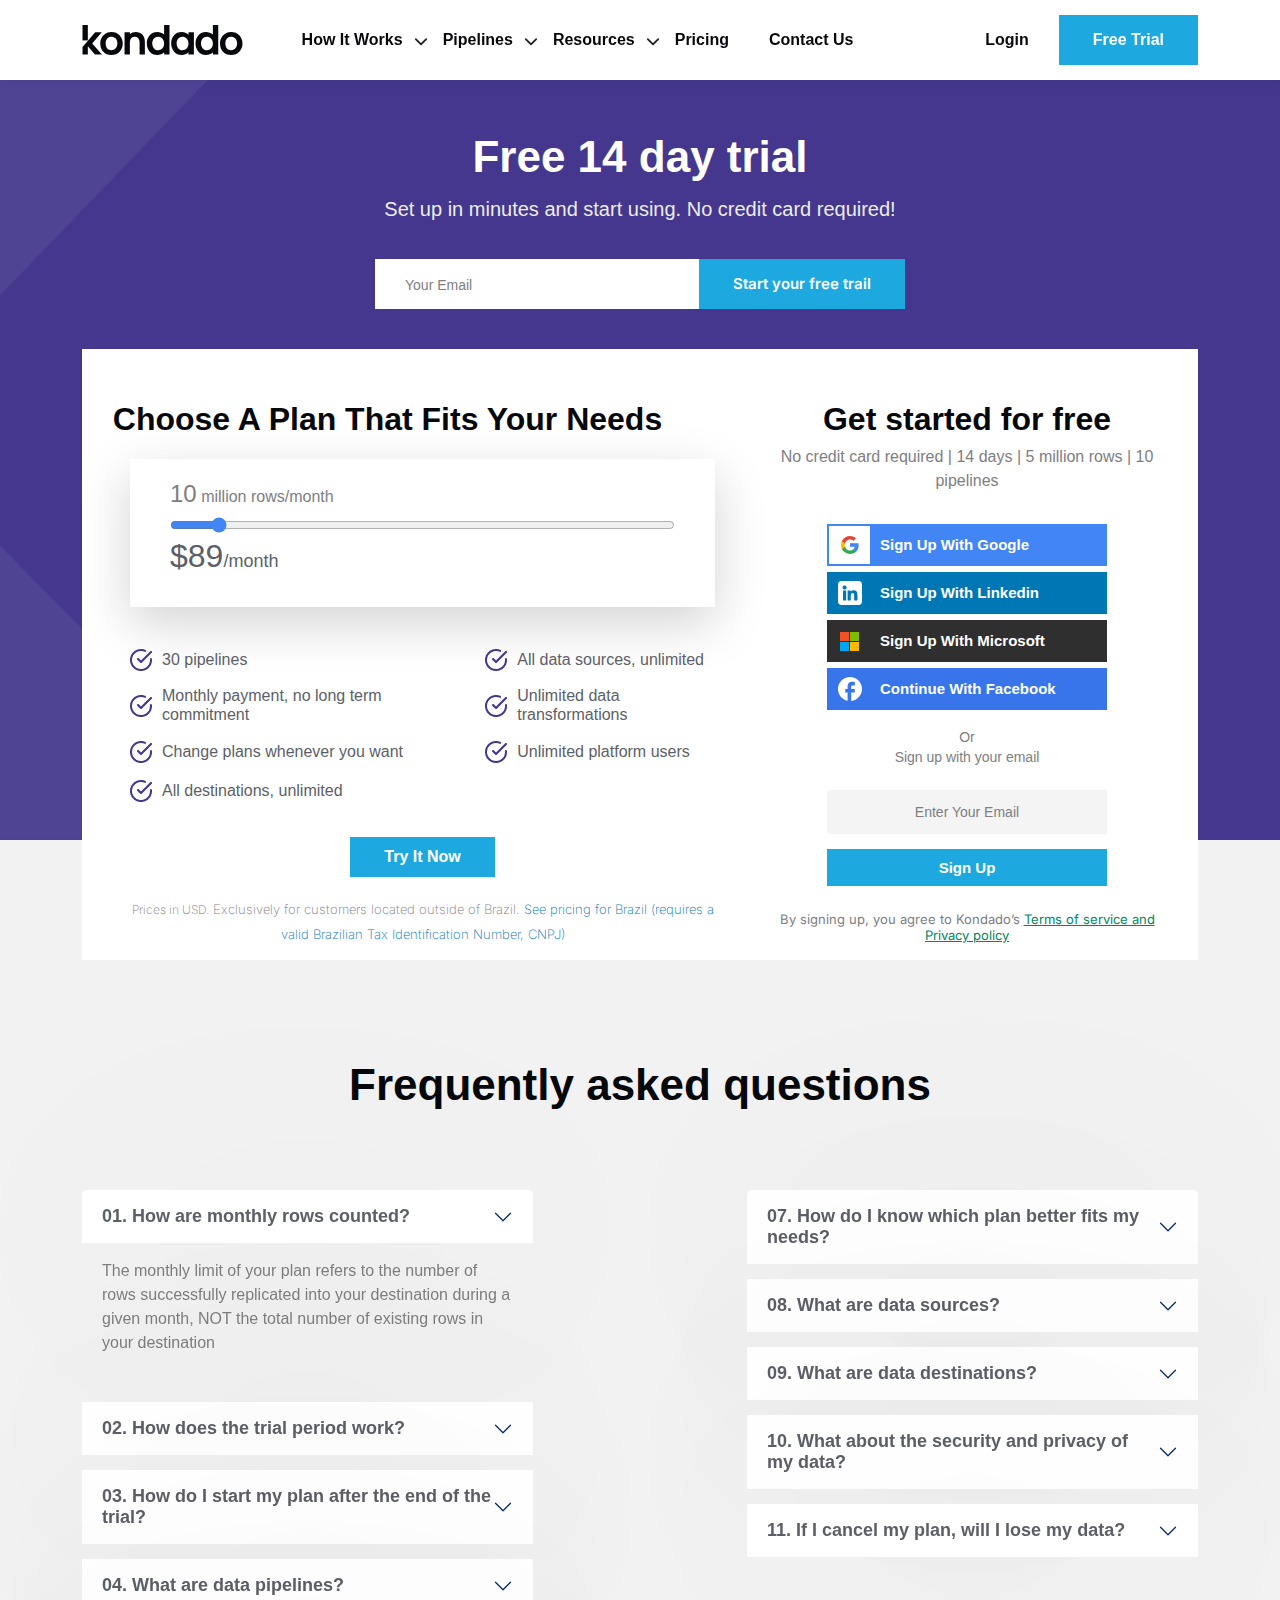
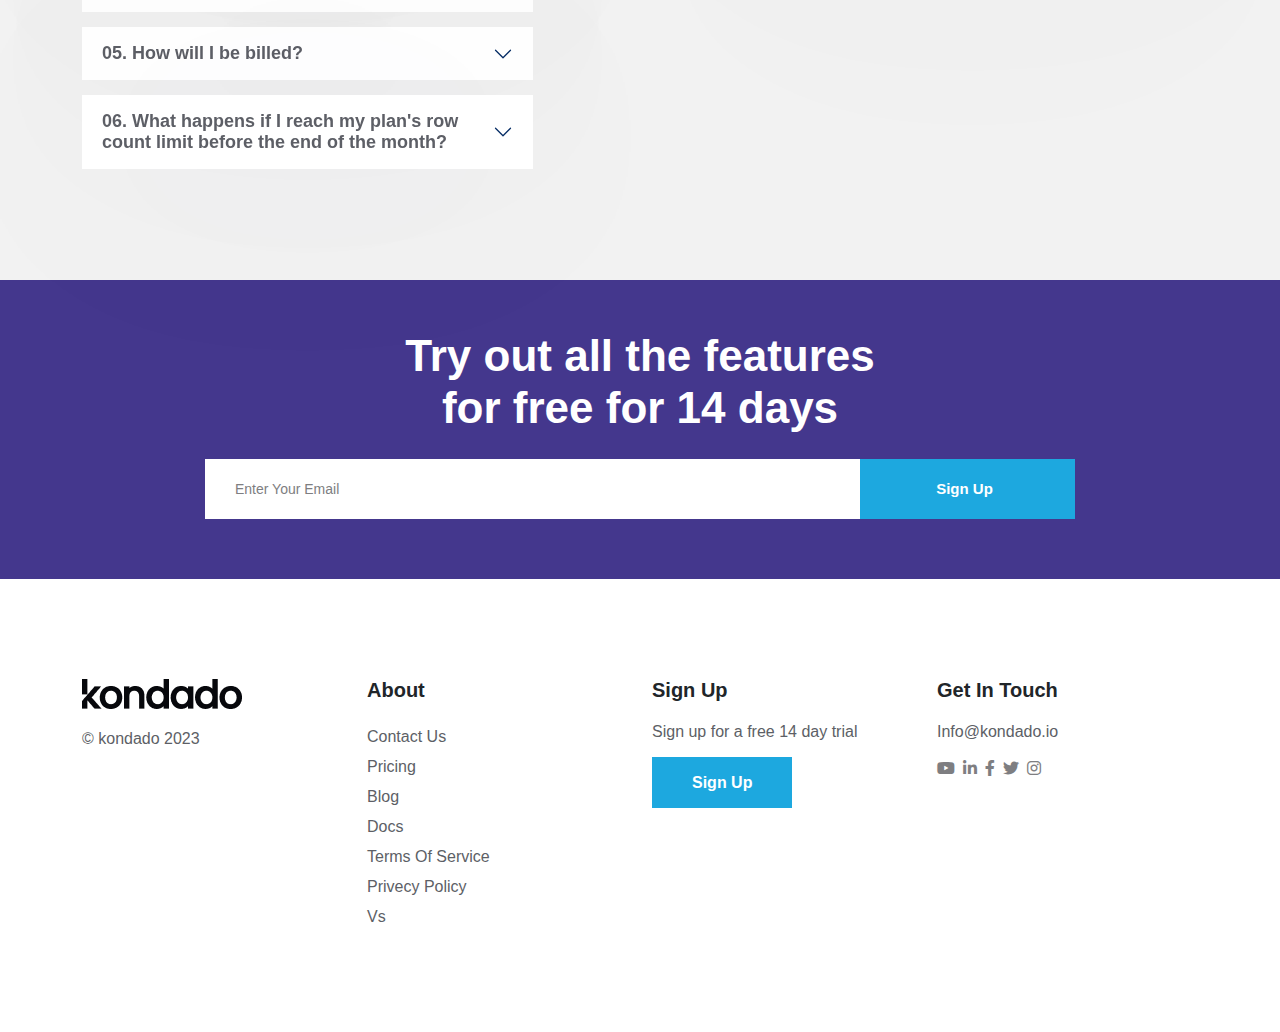
<file: pricing.html>
<!DOCTYPE html>
<html lang="en">

<head>
    <meta charset="utf-8">
    <title>Kondado | HTML WEBSITE TEMPLATE</title>
    <meta name="description" content="">
    <meta name="viewport" content="width=device-width, initial-scale=1">

    <!-- Place favicon.ico in the root directory -->
    <link rel="shortcut icon" type="image/x-icon" href="./images/header/favicon.png">
    <link rel="apple-touch-icon" href="./images/header/favicon.png">

    <!-- all css files -->

    <link rel="preconnect" href="https://fonts.googleapis.com">
    <link rel="preconnect" href="https://fonts.gstatic.com" crossorigin>
    <link href="https://fonts.googleapis.com/css2?family=Inter:wght@300;400;500;600;700;800&display=swap"
        rel="stylesheet">
    <link rel="stylesheet" href="css/fontawesome.min.css">
    <link rel="stylesheet" href="css/normalize.min.css">
    <link href="https://cdn.jsdelivr.net/npm/bootstrap@5.1.3/dist/css/bootstrap.min.css" rel="stylesheet">
    <link rel="stylesheet" href="css/default.css">
    <link rel="stylesheet" href="css/style.css">

</head>

<body>

    <!-- header -->
    <header class="header-area header">
        <div class="container">
            <div class="row align-items-center">
                <div class="col-lg-2 col-xl-2 col-6">
                    <!-- logo area -->
                    <div class="logo-area">
                        <a href="index.html" class="transparent-logo">
                            <svg width="160" height="30" viewBox="0 0 160 30" fill="none"
                                xmlns="http://www.w3.org/2000/svg">
                                <path d="M5.33617 0H0V15.4089H5.33617V0Z" fill="white" />
                                <path
                                    d="M12.7214 7.31689H19.2529L9.69049 18.4647L19.4664 29.6124H12.4653L5.33617 21.2193V29.6124H0V21.9941"
                                    fill="white" />
                                <path
                                    d="M29.0288 6.97266C22.4973 6.97266 17.7588 11.7933 17.7588 18.4648C17.7588 25.2653 22.3266 29.9999 28.8153 29.9999C35.4749 29.9999 40.2561 25.1362 40.2561 18.4648C40.2988 11.7933 35.5603 6.97266 29.0288 6.97266ZM28.858 25.1792C25.4002 25.1792 23.1803 22.5537 23.1803 18.4648C23.1803 13.515 26.2967 11.7503 28.9861 11.7503C31.9317 11.7503 34.8772 13.8163 34.8772 18.4648C34.8772 21.6929 32.9989 25.1792 28.858 25.1792Z"
                                    fill="white" />
                                <path
                                    d="M62.369 16.5279V29.5695H57.0755V17.2166C57.0755 13.7302 55.3252 11.7503 52.2516 11.7503C49.1353 11.7503 47.385 13.7302 47.385 17.2166V29.6125H42.0488V7.31699H47.385V9.08169C48.9218 7.7474 51.0136 6.97266 53.2334 6.97266C58.7404 6.97266 62.369 10.7173 62.369 16.5279Z"
                                    fill="white" />
                                <path
                                    d="M81.6224 0V9.59827C79.8721 8.00574 77.2681 6.97274 74.7921 6.97274C68.6875 6.97274 64.2905 11.7504 64.2905 18.3788C64.2905 24.9641 68.7729 29.9569 74.7494 29.9569C77.4389 29.9569 79.9148 28.967 81.6224 27.2023V29.5696H87.0013V0H81.6224ZM75.6886 25.1793C71.8039 25.1793 69.7548 21.6499 69.7548 18.3788C69.7548 15.1076 71.8039 11.7504 75.6886 11.7504C78.6342 11.7504 81.6224 14.0316 81.6224 18.4648C81.6224 22.8551 78.6342 25.1793 75.6886 25.1793Z"
                                    fill="white" />
                                <path
                                    d="M105.998 7.31699V9.64123C104.803 8.43607 102.583 6.97266 99.1249 6.97266C93.063 6.97266 88.666 11.7503 88.666 18.3787C88.666 24.964 93.1484 29.9569 99.0395 29.9569C101.729 29.9569 104.248 28.9669 105.998 27.2022V29.5695H111.377V7.31699H105.998ZM100.064 25.1792C96.1793 25.1792 94.1303 21.6498 94.1303 18.3787C94.1303 15.1075 96.1793 11.7503 100.064 11.7503C103.01 11.7503 105.998 14.0315 105.998 18.4648C105.998 22.855 103.01 25.1792 100.064 25.1792Z"
                                    fill="white" />
                                <path
                                    d="M130.373 0V9.59827C128.623 8.00574 126.019 6.97274 123.543 6.97274C117.439 6.97274 113.042 11.7504 113.042 18.3788C113.042 24.9641 117.524 29.9569 123.5 29.9569C126.19 29.9569 128.666 28.967 130.373 27.2023V29.5696H135.752V0H130.373ZM124.44 25.1793C120.555 25.1793 118.506 21.6499 118.506 18.3788C118.506 15.1076 120.555 11.7504 124.44 11.7504C127.385 11.7504 130.373 14.0316 130.373 18.4648C130.373 22.8551 127.385 25.1793 124.44 25.1793Z"
                                    fill="white" />
                                <path
                                    d="M148.772 6.97266C142.241 6.97266 137.502 11.7933 137.502 18.4648C137.502 25.2653 142.07 29.9999 148.559 29.9999C155.219 29.9999 160 25.1362 160 18.4648C160.042 11.7933 155.304 6.97266 148.772 6.97266ZM148.559 25.1792C145.101 25.1792 142.881 22.5537 142.881 18.4648C142.881 13.515 145.998 11.7503 148.687 11.7503C151.633 11.7503 154.578 13.8163 154.578 18.4648C154.578 21.6929 152.7 25.1792 148.559 25.1792Z"
                                    fill="white" />
                            </svg>

                        </a>
                        <a href="index.html" class="black-logo">
                            <svg width="161" height="30" viewBox="0 0 161 30" fill="none"
                                xmlns="http://www.w3.org/2000/svg">
                                <path d="M5.83617 0H0.5V15.4089H5.83617V0Z" fill="#07080C" />
                                <path
                                    d="M13.2214 7.31689H19.7529L10.1905 18.4647L19.9664 29.6124H12.9653L5.83617 21.2193V29.6124H0.5V21.9941"
                                    fill="#07080C" />
                                <path
                                    d="M29.529 6.97266C22.9976 6.97266 18.259 11.7933 18.259 18.4648C18.259 25.2653 22.8268 29.9999 29.3156 29.9999C35.9751 29.9999 40.7563 25.1362 40.7563 18.4648C40.799 11.7933 36.0605 6.97266 29.529 6.97266ZM29.3583 25.1792C25.9004 25.1792 23.6806 22.5537 23.6806 18.4648C23.6806 13.515 26.7969 11.7503 29.4863 11.7503C32.4319 11.7503 35.3775 13.8163 35.3775 18.4648C35.3775 21.6929 33.4991 25.1792 29.3583 25.1792Z"
                                    fill="#07080C" />
                                <path
                                    d="M62.869 16.5279V29.5695H57.5755V17.2166C57.5755 13.7302 55.8252 11.7503 52.7516 11.7503C49.6353 11.7503 47.885 13.7302 47.885 17.2166V29.6125H42.5488V7.31699H47.885V9.08169C49.4218 7.7474 51.5136 6.97266 53.7334 6.97266C59.2404 6.97266 62.869 10.7173 62.869 16.5279Z"
                                    fill="#07080C" />
                                <path
                                    d="M82.1224 0V9.59827C80.3721 8.00574 77.7681 6.97274 75.2921 6.97274C69.1875 6.97274 64.7905 11.7504 64.7905 18.3788C64.7905 24.9641 69.2729 29.9569 75.2494 29.9569C77.9389 29.9569 80.4148 28.967 82.1224 27.2023V29.5696H87.5013V0H82.1224ZM76.1886 25.1793C72.3039 25.1793 70.2548 21.6499 70.2548 18.3788C70.2548 15.1076 72.3039 11.7504 76.1886 11.7504C79.1342 11.7504 82.1224 14.0316 82.1224 18.4648C82.1224 22.8551 79.1342 25.1793 76.1886 25.1793Z"
                                    fill="#07080C" />
                                <path
                                    d="M106.498 7.31699V9.64123C105.303 8.43607 103.083 6.97266 99.6249 6.97266C93.563 6.97266 89.166 11.7503 89.166 18.3787C89.166 24.964 93.6484 29.9569 99.5395 29.9569C102.229 29.9569 104.748 28.9669 106.498 27.2022V29.5695H111.877V7.31699H106.498ZM100.564 25.1792C96.6793 25.1792 94.6303 21.6498 94.6303 18.3787C94.6303 15.1075 96.6793 11.7503 100.564 11.7503C103.51 11.7503 106.498 14.0315 106.498 18.4648C106.498 22.855 103.51 25.1792 100.564 25.1792Z"
                                    fill="#07080C" />
                                <path
                                    d="M130.873 0V9.59827C129.123 8.00574 126.519 6.97274 124.043 6.97274C117.939 6.97274 113.542 11.7504 113.542 18.3788C113.542 24.9641 118.024 29.9569 124 29.9569C126.69 29.9569 129.166 28.967 130.873 27.2023V29.5696H136.252V0H130.873ZM124.94 25.1793C121.055 25.1793 119.006 21.6499 119.006 18.3788C119.006 15.1076 121.055 11.7504 124.94 11.7504C127.885 11.7504 130.873 14.0316 130.873 18.4648C130.873 22.8551 127.885 25.1793 124.94 25.1793Z"
                                    fill="#07080C" />
                                <path
                                    d="M149.272 6.97266C142.741 6.97266 138.002 11.7933 138.002 18.4648C138.002 25.2653 142.57 29.9999 149.059 29.9999C155.719 29.9999 160.5 25.1362 160.5 18.4648C160.542 11.7933 155.804 6.97266 149.272 6.97266ZM149.059 25.1792C145.601 25.1792 143.381 22.5537 143.381 18.4648C143.381 13.515 146.498 11.7503 149.187 11.7503C152.133 11.7503 155.078 13.8163 155.078 18.4648C155.078 21.6929 153.2 25.1792 149.059 25.1792Z"
                                    fill="#07080C" />
                            </svg>

                        </a>
                    </div>
                </div>
                <div class="col-lg-10  col-xl-7 d-none d-lg-flex justify-content-center">
                    <!-- menu area -->
                    <div class="main-menu-area">
                        <nav class="primary-menu">
                            <ul>

                                <li class="has-dropdown"><a href="#">How it works</a>
                                    <ul>
                                        <li><a href="platform.html">platform</a></li>
                                        <li><a href="#">data integration</a></li>
                                        <li><a href="#">data transformations</a></li>
                                        <li><a href="#">security</a></li>
                                    </ul>
                                </li>
                                <li class="has-dropdown"><a href="#">Pipelines</a>
                                    <ul>
                                        <li><a href="./pipelines.html">sources</a></li>
                                        <li><a href="#">destinations</a></li>
                                        <li><a href="#">data visualization</a></li>
                                    </ul>
                                </li>
                                <li class="has-dropdown"><a href="#">Resources</a>
                                    <ul>
                                        <li><a href="#">blog</a></li>
                                        <li><a href="#">docs</a></li>
                                    </ul>
                                </li>
                                <li><a href="pricing.html">Pricing</a></li>
                                <li><a href="#">contact us</a></li>
                            </ul>
                        </nav>
                    </div>
                </div>

                <div class="col-xl-3 d-none d-xl-flex justify-content-end">
                    <div class="btn-area d-flex align-items-center">
                        <a href="contact.html" class="nav-ts-btn">login </a>
                        <a href="contact.html" class="nav-btn">free trial </a>
                    </div>
                </div>
                <div class="open-menu-btn d-flex justify-content-end d-lg-none col-6">
                    <button type="button"><i class="fa-solid fa-bars"></i></button>

                </div>
            </div>
        </div>
        <!-- mobile menu -->
        <!-- mobile menu -->
        <div class="mobile-menu-area">
            <div class="d-flex justify-content-between mobile-menu-top">
                <div class="logo-area">
                    <a href="index.html">
                        <img src="./images/header/white-logo.svg" alt="logo">
                    </a>
                </div>
                <div class="close-btn">
                    <button type="button"><i class="fa fa-close"></i></button>
                </div>
            </div>
            <nav class="primary-menu">
                <ul>

                    <li class="has-dropdown active"><a href="#">How it works</a>
                        <ul>
                            <li><a href="platform.html">platform</a></li>
                            <li><a href="#">data integration</a></li>
                            <li><a href="#">data transformations</a></li>
                            <li><a href="#">security</a></li>
                        </ul>
                    </li>
                    <li class="has-dropdown"><a href="#">Pipelines</a>
                        <ul>
                            <li><a href="./pipelines.html">sources</a></li>
                            <li><a href="#">destinations</a></li>
                            <li><a href="#">data visualization</a></li>
                        </ul>
                    </li>
                    <li class="has-dropdown"><a href="#">Resources</a>
                        <ul>
                            <li><a href="#">blog</a></li>
                            <li><a href="#">docs</a></li>
                        </ul>
                    </li>
                    <li><a href="pricing.html">Pricing</a></li>
                    <li><a href="#">contact us</a></li>
                </ul>
            </nav>
        </div>
    </header>

    <!-- banner area -->
    <section class="pb-120 pb-xs-0 pb-md-40  pricing-banner-wrapper mt-xs-40 mt-sm-60 mt-md-60 mt-lg-60 mt-50 ">
        <div class="banner pricing-banner  pt-80"
            style="background: url('./images/pricing-banner/pricing-banner.png') ;">
            <div class="container">
                <div class="row">
                    <div class="col-lg-12">
                        <div class="subscribe-form-area pt-sm-50">
                            <div class="subscribe-heading">
                                <h1>Free 14 day trial</h1>
                            </div>
                            <div class="subscribe-desc mt-10 ">
                                <p>Set up in minutes and start using. No credit card required!</p>
                            </div>
                            <form>
                                <input type="text" placeholder="Your Email">
                                <button type="submit" class="mt-xs-10 mt-sm-10">Start your free trail</button>
                            </form>
                        </div>
                    </div>
                </div>
                <div class="choose-plan-area px-2 bg-white  px-md-5 mt-xs-25 mt-40 pb-50 ">

                    <div class="row">
                        <div class="col-lg-7 ">
                            <div class="heading">
                                <h2>Choose A Plan That Fits Your Needs</h2>
                            </div>
                            <div class="progress-wrapper shadow-lg ml-xs-10 mr-xs-10 mt-20 pr-100">
                                <p class="range"><span id="million_rows">10</span>
                                    <span id="million_qualifier">million rows/month</span>
                                </p>
                                <form id="price_sliderData">
                                    <input type="range" min="0" max="12" value="1" class="range-input"
                                        style="accent-color: #4285F4;" id="price_slider">
                                </form>
                                <p class="price mt-10"><span>$</span><strong id="price">89</strong>/month</p>
                            </div>

                            <div class="list-area row justify-content-end  mt-40 mt-xs-20 pl-xs-20">
                                <div class="col-md-6 col-lg-7">
                                    <ul>
                                        <li>
                                            <div class="d-flex align-items-center">
                                                <div class="icon">
                                                    <img src="images/icon/check-icon.png" alt="">
                                                </div>
                                                <div class="text-content">
                                                    <p><span id="pipelines">30</span> pipelines</p>
                                                </div>
                                            </div>
                                        </li>
                                        <li>
                                            <div class="d-flex align-items-center">
                                                <div class="icon">
                                                    <img src="images/icon/check-icon.png" alt="">
                                                </div>
                                                <div class="text-content">
                                                    <p>Monthly payment, no long term commitment</p>
                                                </div>
                                            </div>
                                        </li>
                                        <li>
                                            <div class="d-flex align-items-center">
                                                <div class="icon">
                                                    <img src="images/icon/check-icon.png" alt="">
                                                </div>
                                                <div class="text-content">
                                                    <p>Change plans whenever you want</p>
                                                </div>
                                            </div>
                                        </li>
                                        <li>
                                            <div class="d-flex align-items-center">
                                                <div class="icon">
                                                    <img src="images/icon/check-icon.png" alt="">
                                                </div>
                                                <div class="text-content">
                                                    <p>All destinations, unlimited</p>
                                                </div>
                                            </div>
                                        </li>

                                    </ul>
                                </div>
                                <div class="col-md-6 col-lg-5">
                                    <ul>
                                        <li>
                                            <div class="d-flex align-items-center">
                                                <div class="icon">
                                                    <img src="images/icon/check-icon.png" alt="">
                                                </div>
                                                <div class="text-content">
                                                    <p>All data sources, unlimited</p>
                                                </div>
                                            </div>
                                        </li>
                                        <li>
                                            <div class="d-flex align-items-center">
                                                <div class="icon">
                                                    <img src="images/icon/check-icon.png" alt="">
                                                </div>
                                                <div class="text-content">
                                                    <p>Unlimited data transformations</p>
                                                </div>
                                            </div>
                                        </li>
                                        <li>
                                            <div class="d-flex align-items-center">
                                                <div class="icon">
                                                    <img src="images/icon/check-icon.png" alt="">
                                                </div>
                                                <div class="text-content">
                                                    <p>Unlimited platform users</p>
                                                </div>
                                            </div>
                                        </li>
                                    </ul>
                                </div>
                            </div>
                            <div class="btn-area d-flex justify-content-center mt-20 mt-xs-10">
                                <a href="#" class="theme-btn theme-btn-primary">try it now</a>
                            </div>
                            <div class="text-area mt-20 mt-sm-30 ml-sm-20 mr-sm-20 text-center">
                                <p><span>Prices in USD.</span> Exclusively for customers located outside of Brazil. <a
                                        href="#"> See
                                        pricing
                                        for Brazil (requires a valid Brazilian
                                        Tax Identification Number, CNPJ) </a></p>
                            </div>
                        </div>
                        <div class="col-lg-5 ">
                            <div class="form-wrapper ">
                                <div class="right-top-area text-center">
                                    <h3>Get started for free</h3>
                                    <p>No credit card required | 14 days | 5 million rows | 10 pipelines</p>
                                </div>

                                <ul class="login-btn-area pt-15">
                                    <li>
                                        <a href="#" class="d-flex align-items-center">
                                            <div class="icon">
                                                <img src="./images/icon/google-icon.svg" alt="">
                                            </div>
                                            <div class="text">
                                                <span>sign up with google</span>
                                            </div>
                                        </a>
                                    </li>
                                    <li>
                                        <a href="#" class="d-flex align-items-center">
                                            <div class="icon">
                                                <img src="./images/icon/linkedin.svg" alt="">
                                            </div>
                                            <div class="text">
                                                <span>sign up with linkedin</span>
                                            </div>
                                        </a>

                                    </li>
                                    <li>
                                        <a href="#" class="d-flex align-items-center">
                                            <div class="icon">
                                                <img src="./images/icon/mincrosoft.svg" alt="">
                                            </div>
                                            <div class="text">
                                                <span>sign up with
                                                    microsoft</span>
                                            </div>
                                        </a>

                                    </li>
                                    <li>

                                        <a href="#" class="d-flex align-items-center">
                                            <div class="icon">
                                                <img src="./images/icon/fb.svg" alt="">
                                            </div>
                                            <div class="text">
                                                <span>Continue with facebook</span>
                                            </div>
                                        </a>

                                    </li>
                                </ul>
                                <div class="text-center spacer-text mt-15">
                                    <span>or</span>
                                </div>
                                <div class="form-area mt-15 ">
                                    <h4 class="mb-25">Sign up with your email</h4>
                                    <form>
                                        <input type="email" placeholder="enter your email">
                                        <input type="submit" value="sign up" class="submit-btn mt-10">
                                    </form>
                                </div>
                                <div class="right-bottom-area text-center mt-20">
                                    <p>By signing up, you agree to Kondado’s

                                        <a href="#">Terms of service and Privacy policy</a>
                                    </p>
                                </div>
                            </div>
                        </div>
                    </div>
                </div>

            </div>

        </div>

    </section>

    <!-- faq -->
    <section class="faq-area pt-xs-40 pt-sm-60 pt-md-20  pt-100 pb-50   ">
        <div class="container">
            <div class="row">
                <div class="col-lg-12">
                    <div class="heading text-center pb-80 pb-xs-30">
                        <h2>Frequently asked questions</h2>
                    </div>
                </div>
            </div>
            <div class="row accordion-area">
                <div class="col-lg-12">
                    <div class="accordion" id="accordion">
                        <div class="row">
                            <div class="col-lg-5">
                                <div class="accordion-item">
                                    <h2 class="accordion-header">
                                        <button class="accordion-button" type="button" data-bs-toggle="collapse"
                                            data-bs-target="#collapseOne">
                                            01. How are monthly rows counted?
                                        </button>
                                    </h2>
                                    <div id="collapseOne" class="accordion-collapse collapse show"
                                        data-bs-parent="#accordion">
                                        <div class="accordion-body">
                                            <p>The monthly limit of your plan refers to the number of rows successfully
                                                replicated into your destination during a given month, NOT the total
                                                number of existing rows in your destination</p>
                                        </div>
                                    </div>
                                </div>

                                <div class="accordion-item">
                                    <h2 class="accordion-header">
                                        <button class="accordion-button" type="button" data-bs-toggle="collapse"
                                            data-bs-target="#collapseTwo">
                                            02. How does the trial period work?
                                        </button>
                                    </h2>
                                    <div id="collapseTwo" class="accordion-collapse collapse "
                                        data-bs-parent="#accordion">
                                        <div class="accordion-body">
                                            <p>The monthly limit of your plan refers to the number of rows successfully
                                                replicated into your destination during a given month, NOT the total
                                                number of existing rows in your destination</p>
                                        </div>
                                    </div>
                                </div>

                                <div class="accordion-item">
                                    <h2 class="accordion-header">
                                        <button class="accordion-button" type="button" data-bs-toggle="collapse"
                                            data-bs-target="#collapseThree">
                                            03. How do I start my plan after the end of the trial?
                                        </button>
                                    </h2>
                                    <div id="collapseThree" class="accordion-collapse collapse"
                                        data-bs-parent="#accordion">
                                        <div class="accordion-body">
                                            <p>The monthly limit of your plan refers to the number of rows successfully
                                                replicated into your destination during a given month, NOT the total
                                                number of existing rows in your destination</p>
                                        </div>
                                    </div>
                                </div>

                                <div class="accordion-item">
                                    <h2 class="accordion-header">
                                        <button class="accordion-button" type="button" data-bs-toggle="collapse"
                                            data-bs-target="#collapseFour">
                                            04. What are data pipelines?
                                        </button>
                                    </h2>
                                    <div id="collapseFour" class="accordion-collapse collapse"
                                        data-bs-parent="#accordion">
                                        <div class="accordion-body">
                                            <p>The monthly limit of your plan refers to the number of rows successfully
                                                replicated into your destination during a given month, NOT the total
                                                number of existing rows in your destination</p>
                                        </div>
                                    </div>
                                </div>

                                <div class="accordion-item">
                                    <h2 class="accordion-header">
                                        <button class="accordion-button" type="button" data-bs-toggle="collapse"
                                            data-bs-target="#collapseFive">
                                            05. How will I be billed?
                                        </button>
                                    </h2>
                                    <div id="collapseFive" class="accordion-collapse collapse "
                                        data-bs-parent="#accordion">
                                        <div class="accordion-body">
                                            <p>The monthly limit of your plan refers to the number of rows successfully
                                                replicated into your destination during a given month, NOT the total
                                                number of existing rows in your destination</p>
                                        </div>
                                    </div>
                                </div>

                                <div class="accordion-item">
                                    <h2 class="accordion-header">
                                        <button class="accordion-button" type="button" data-bs-toggle="collapse"
                                            data-bs-target="#collapseSix">
                                            06. What happens if I reach my plan's row count limit
                                            before the end of the month?
                                        </button>
                                    </h2>
                                    <div id="collapseSix" class="accordion-collapse collapse "
                                        data-bs-parent="#accordion">
                                        <div class="accordion-body">
                                            <p>The monthly limit of your plan refers to the number of rows successfully
                                                replicated into your destination during a given month, NOT the total
                                                number of existing rows in your destination</p>
                                        </div>
                                    </div>
                                </div>
                            </div>
                            <div class="col-lg-5 offset-lg-2">

                                <div class="accordion-item">
                                    <h2 class="accordion-header">
                                        <button class="accordion-button" type="button" data-bs-toggle="collapse"
                                            data-bs-target="#collapseSeaven">
                                            07. How do I know which plan better fits my needs?
                                        </button>
                                    </h2>
                                    <div id="collapseSeaven" class="accordion-collapse collapse "
                                        data-bs-parent="#accordion">
                                        <div class="accordion-body">
                                            <p>The monthly limit of your plan refers to the number of rows successfully
                                                replicated into your destination during a given month, NOT the total
                                                number of existing rows in your destination</p>
                                        </div>
                                    </div>
                                </div>

                                <div class="accordion-item">
                                    <h2 class="accordion-header">
                                        <button class="accordion-button" type="button" data-bs-toggle="collapse"
                                            data-bs-target="#collapseEight">
                                            08. What are data sources?
                                        </button>
                                    </h2>
                                    <div id="collapseEight" class="accordion-collapse collapse "
                                        data-bs-parent="#accordion">
                                        <div class="accordion-body">
                                            <p>The monthly limit of your plan refers to the number of rows successfully
                                                replicated into your destination during a given month, NOT the total
                                                number of existing rows in your destination</p>
                                        </div>
                                    </div>
                                </div>

                                <div class="accordion-item">
                                    <h2 class="accordion-header">
                                        <button class="accordion-button" type="button" data-bs-toggle="collapse"
                                            data-bs-target="#collapseNine">
                                            09. What are data destinations?
                                        </button>
                                    </h2>
                                    <div id="collapseNine" class="accordion-collapse collapse "
                                        data-bs-parent="#accordion">
                                        <div class="accordion-body">
                                            <p>The monthly limit of your plan refers to the number of rows successfully
                                                replicated into your destination during a given month, NOT the total
                                                number of existing rows in your destination</p>
                                        </div>
                                    </div>
                                </div>

                                <div class="accordion-item">
                                    <h2 class="accordion-header">
                                        <button class="accordion-button" type="button" data-bs-toggle="collapse"
                                            data-bs-target="#collapseTen">
                                            10. What about the security and privacy of my data?
                                        </button>
                                    </h2>
                                    <div id="collapseTen" class="accordion-collapse collapse "
                                        data-bs-parent="#accordion">
                                        <div class="accordion-body">
                                            <p>The monthly limit of your plan refers to the number of rows successfully
                                                replicated into your destination during a given month, NOT the total
                                                number of existing rows in your destination</p>
                                        </div>
                                    </div>
                                </div>

                                <div class="accordion-item">
                                    <h2 class="accordion-header">
                                        <button class="accordion-button" type="button" data-bs-toggle="collapse"
                                            data-bs-target="#collapseEleven">
                                            11. If I cancel my plan, will I lose my data?
                                        </button>
                                    </h2>
                                    <div id="collapseEleven" class="accordion-collapse collapse "
                                        data-bs-parent="#accordion">
                                        <div class="accordion-body">
                                            <p>The monthly limit of your plan refers to the number of rows successfully
                                                replicated into your destination during a given month, NOT the total
                                                number of existing rows in your destination</p>
                                        </div>
                                    </div>
                                </div>

                            </div>
                        </div>


                    </div>
                </div>
            </div>
        </div>
    </section>

    <!-- subscribe area -->

    <section class="subscribe-area pt-50  pricing-page  pb-60 bg-cover"
        style="background-image: url('./images/cta/cta-pipelines.png');">
        <div class="container">
            <div class="row">
                <div class="col-lg-10 offset-lg-1">
                    <div class="subscribe-heading mb-25">
                        <h2>Try out all the features for free for 14 days</h2>
                    </div>
                    <form class="mt-25">
                        <input type="email" placeholder="enter your email">
                        <input type="submit" value="sign up" class="subscribe-btn">
                    </form>
                </div>
            </div>
        </div>
    </section>

    <footer class="pt-100 pb-100 footer-area pt-xs-40 pb-xs-40 pt-sm-50 pb-sm-50 pt-md-60 pb-md-60 pt-lg-70 pb-lg-70"
        id="footer">
        <div class="container">
            <div class="row">
                <div class="col-md-6 col-lg-3">

                    <div class="logo-area">
                        <div class="logo">
                            <a href="#">
                                <img src="images/footer/black-logo.png" class="img-fluid" alt="">
                            </a>
                        </div>
                        <p class="mt-20">&copy; kondado 2023</p>
                    </div>

                </div>

                <div class="col-md-6 col-lg-3 mt-xs-20 mt-sm-40">
                    <div class="footer-heading">
                        <h4>About</h4>
                    </div>
                    <nav class="footer-nav">
                        <ul>
                            <li><a href="#">contact us</a></li>
                            <li><a href="#">pricing</a></li>
                            <li><a href="#">blog</a></li>
                            <li><a href="#">docs</a></li>
                            <li><a href="#">terms of service</a></li>
                            <li><a href="#">privecy policy</a></li>
                            <li><a href="#">vs</a></li>
                        </ul>
                    </nav>
                </div>

                <div class="col-md-6 col-lg-3 mt-xs-30 mt-sm-40 mt-md-40">
                    <div class="footer-heading">
                        <h4>sign up</h4>
                    </div>
                    <div class="text-widgets">
                        <p>Sign up for a free 14 day trial</p>
                        <a href="#" class="text-capitalize">sign up</a>
                    </div>



                </div>
                <div class="col-md-6 col-lg-3 mt-xs-30 mt-sm-40 mt-md-40">
                    <div class="info-widgets">
                        <div class="footer-heading">
                            <h4>Get in touch</h4>
                        </div>
                        <p>Info@kondado.io</p>
                    </div>
                    <ul class="social-links d-flex ">
                        <li><a href="#"><i class="fa-brands fa-youtube"></i></a></li>
                        <li><a href="#"><i class="fa-brands fa-linkedin-in"></i></a></li>
                        <li><a href="#"><i class="fa-brands fa-facebook-f"></i></a></li>
                        <li><a href="#"><i class="fa-brands fa-twitter"></i></a></li>
                        <li><a href="#"><i class="fa-brands fa-instagram"></i></a></li>
                    </ul>
                </div>

            </div>
        </div>
    </footer>


    <!-- all js files -->
    <script src="js/modernizr-3.11.2.min.js"></script>
    <script src="js/jquery-3.6.2.min.js"></script>
    <script src="https://cdn.jsdelivr.net/npm/bootstrap@5.1.3/dist/js/bootstrap.bundle.min.js"></script>
    <script src="js/main.js"></script>

</body>

</html>
</file>
<file: css/default.css>
/***

Spacing

xs : 0 - 575
sm:576- 767
md:768 - 991
lg: 992 - 1159
xl:1200 - 1359

mt : margin-top
ml: margin-left
mr: margin-right
mb: margin-bottom

*/

.pt-235{
  padding-top: 235px;
}
.mt-5 {
  margin-top: 5px;
}

.mb-5 {
  margin-bottom: 5px !important;
}

.ml-5 {
  margin-left: 5px;
}

.mr-5 {
  margin-right: 5px;
}

.pt-5 {
  padding-top: 5px;
}

.pb-5 {
  padding-bottom: 5px;
}

.pl-5 {
  padding-left: 5px;
}

.pr-5 {
  padding-right: 5px;
}

.mt-10 {
  margin-top: 10px;
}

.mb-10 {
  margin-bottom: 10px;
}

.ml-10 {
  margin-left: 10px;
}

.mr-10 {
  margin-right: 10px;
}

.pt-10 {
  padding-top: 10px;
}

.pb-10 {
  padding-bottom: 10px;
}

.pl-10 {
  padding-left: 10px;
}

.pr-10 {
  padding-right: 10px;
}

.mt-15 {
  margin-top: 15px;
}

.mb-15 {
  margin-bottom: 15px;
}

.ml-15 {
  margin-left: 15px;
}

.mr-15 {
  margin-right: 15px;
}

.pt-15 {
  padding-top: 15px;
}

.pb-15 {
  padding-bottom: 15px;
}

.pl-15 {
  padding-left: 15px;
}

.pr-15 {
  padding-right: 15px;
}

.mt-20 {
  margin-top: 20px;
}

.mb-20 {
  margin-bottom: 20px;
}

.ml-20 {
  margin-left: 20px;
}

.mr-20 {
  margin-right: 20px;
}

.pt-20 {
  padding-top: 20px;
}

.pb-20 {
  padding-bottom: 20px;
}

.pl-20 {
  padding-left: 20px;
}

.pr-20 {
  padding-right: 20px;
}

.mt-25 {
  margin-top: 25px;
}

.mb-25 {
  margin-bottom: 25px;
}

.ml-25 {
  margin-left: 25px;
}

.mr-25 {
  margin-right: 25px;
}

.pt-25 {
  padding-top: 25px;
}

.pb-25 {
  padding-bottom: 25px;
}

.pl-25 {
  padding-left: 25px;
}

.pr-25 {
  padding-right: 25px;
}

.mt-30 {
  margin-top: 30px;
}

.mb-30 {
  margin-bottom: 30px;
}

.ml-30 {
  margin-left: 30px;
}

.mr-30 {
  margin-right: 30px;
}

.pt-30 {
  padding-top: 30px;
}

.pb-30 {
  padding-bottom: 30px;
}

.pl-30 {
  padding-left: 30px;
}

.pr-30 {
  padding-right: 30px;
}

.mt-35 {
  margin-top: 35px;
}

.mb-35 {
  margin-bottom: 35px;
}

.ml-35 {
  margin-left: 35px;
}

.mr-35 {
  margin-right: 35px;
}

.pt-35 {
  padding-top: 35px;
}

.pb-35 {
  padding-bottom: 35px;
}

.pl-35 {
  padding-left: 35px;
}

.pr-35 {
  padding-right: 35px;
}

.mt-40 {
  margin-top: 40px;
}

.mb-40 {
  margin-bottom: 40px;
}

.ml-40 {
  margin-left: 40px;
}

.mr-40 {
  margin-right: 40px;
}

.pt-40 {
  padding-top: 40px;
}

.pb-40 {
  padding-bottom: 40px;
}

.pl-40 {
  padding-left: 40px;
}

.pr-40 {
  padding-right: 40px;
}

.mt-45 {
  margin-top: 45px;
}

.mb-45 {
  margin-bottom: 45px;
}

.ml-45 {
  margin-left: 45px;
}

.mr-45 {
  margin-right: 45px;
}

.pt-45 {
  padding-top: 45px;
}

.pb-45 {
  padding-bottom: 45px;
}

.pl-45 {
  padding-left: 45px;
}

.pr-45 {
  padding-right: 45px;
}

.mt-50 {
  margin-top: 50px;
}

.mb-50 {
  margin-bottom: 50px;
}

.ml-50 {
  margin-left: 50px;
}

.mr-50 {
  margin-right: 50px;
}

.pt-50 {
  padding-top: 50px;
}

.pb-50 {
  padding-bottom: 50px;
}

.pl-50 {
  padding-left: 50px;
}

.pr-50 {
  padding-right: 50px;
}

.mt-55 {
  margin-top: 55px;
}

.mb-55 {
  margin-bottom: 55px;
}

.ml-55 {
  margin-left: 55px;
}

.mr-55 {
  margin-right: 55px;
}

.pt-55 {
  padding-top: 55px;
}

.pb-55 {
  padding-bottom: 55px;
}

.pl-55 {
  padding-left: 55px;
}

.pr-55 {
  padding-right: 55px;
}

.mt-60 {
  margin-top: 60px;
}

.mb-60 {
  margin-bottom: 60px;
}

.ml-60 {
  margin-left: 60px;
}

.mr-60 {
  margin-right: 60px;
}

.pt-60 {
  padding-top: 60px;
}

.pb-60 {
  padding-bottom: 60px;
}

.pl-60 {
  padding-left: 60px;
}

.pr-60 {
  padding-right: 60px;
}

.mt-65 {
  margin-top: 65px;
}

.mb-65 {
  margin-bottom: 65px;
}

.ml-65 {
  margin-left: 65px;
}

.mr-65 {
  margin-right: 65px;
}

.pt-65 {
  padding-top: 65px;
}

.pb-65 {
  padding-bottom: 65px;
}

.pl-65 {
  padding-left: 65px;
}

.pr-65 {
  padding-right: 65px;
}

.mt-70 {
  margin-top: 70px;
}

.mb-70 {
  margin-bottom: 70px;
}

.ml-70 {
  margin-left: 70px;
}

.mr-70 {
  margin-right: 70px;
}

.pt-70 {
  padding-top: 70px;
}

.pb-70 {
  padding-bottom: 70px;
}

.pl-70 {
  padding-left: 70px;
}

.pr-70 {
  padding-right: 70px;
}

.mt-75 {
  margin-top: 75px;
}

.mb-75 {
  margin-bottom: 75px;
}

.ml-75 {
  margin-left: 75px;
}

.mr-75 {
  margin-right: 75px;
}

.pt-75 {
  padding-top: 75px;
}

.pb-75 {
  padding-bottom: 75px;
}

.pl-75 {
  padding-left: 75px;
}

.pr-75 {
  padding-right: 75px;
}

.mt-80 {
  margin-top: 80px;
}

.mb-80 {
  margin-bottom: 80px;
}

.ml-80 {
  margin-left: 80px;
}

.mr-80 {
  margin-right: 80px;
}

.pt-80 {
  padding-top: 80px;
}

.pb-80 {
  padding-bottom: 80px;
}

.pl-80 {
  padding-left: 80px;
}

.pr-80 {
  padding-right: 80px;
}

.mt-85 {
  margin-top: 85px;
}

.mb-85 {
  margin-bottom: 85px;
}

.ml-85 {
  margin-left: 85px;
}

.mr-85 {
  margin-right: 85px;
}

.pt-85 {
  padding-top: 85px;
}

.pb-85 {
  padding-bottom: 85px;
}

.pl-85 {
  padding-left: 85px;
}

.pr-85 {
  padding-right: 85px;
}

.mt-90 {
  margin-top: 90px;
}

.mb-90 {
  margin-bottom: 90px;
}

.ml-90 {
  margin-left: 90px;
}

.mr-90 {
  margin-right: 90px;
}

.pt-90 {
  padding-top: 90px;
}

.pb-90 {
  padding-bottom: 90px;
}

.pl-90 {
  padding-left: 90px;
}

.pr-90 {
  padding-right: 90px;
}

.mt-95 {
  margin-top: 95px;
}

.mb-95 {
  margin-bottom: 95px;
}

.ml-95 {
  margin-left: 95px;
}

.mr-95 {
  margin-right: 95px;
}

.pt-95 {
  padding-top: 95px;
}

.pb-95 {
  padding-bottom: 95px;
}

.pl-95 {
  padding-left: 95px;
}

.pr-95 {
  padding-right: 95px;
}

.mt-100 {
  margin-top: 100px;
}

.mb-100 {
  margin-bottom: 100px;
}

.ml-100 {
  margin-left: 100px;
}

.mr-100 {
  margin-right: 100px;
}

.pt-100 {
  padding-top: 100px;
}

.pb-100 {
  padding-bottom: 100px;
}

.pl-100 {
  padding-left: 100px;
}

.pr-100 {
  padding-right: 100px;
}

.mt-105 {
  margin-top: 105px;
}

.mb-105 {
  margin-bottom: 105px;
}

.ml-105 {
  margin-left: 105px;
}

.mr-105 {
  margin-right: 105px;
}

.pt-105 {
  padding-top: 105px;
}

.pb-105 {
  padding-bottom: 105px;
}

.pl-105 {
  padding-left: 105px;
}

.pr-105 {
  padding-right: 105px;
}

.mt-110 {
  margin-top: 110px;
}

.mb-110 {
  margin-bottom: 110px;
}

.ml-110 {
  margin-left: 110px;
}

.mr-110 {
  margin-right: 110px;
}

.pt-110 {
  padding-top: 110px;
}

.pb-110 {
  padding-bottom: 110px;
}

.pl-110 {
  padding-left: 110px;
}

.pr-110 {
  padding-right: 110px;
}

.mt-115 {
  margin-top: 115px;
}

.mb-115 {
  margin-bottom: 115px;
}

.ml-115 {
  margin-left: 115px;
}

.mr-115 {
  margin-right: 115px;
}

.pt-115 {
  padding-top: 115px;
}

.pb-115 {
  padding-bottom: 115px;
}

.pl-115 {
  padding-left: 115px;
}

.pr-115 {
  padding-right: 115px;
}

.mt-120 {
  margin-top: 120px;
}

.mb-120 {
  margin-bottom: 120px;
}

.ml-120 {
  margin-left: 120px;
}

.mr-120 {
  margin-right: 120px;
}

.pt-120 {
  padding-top: 120px;
}

.pb-120 {
  padding-bottom: 120px;
}

.pl-120 {
  padding-left: 120px;
}

.pr-120 {
  padding-right: 120px;
}

.mt-125 {
  margin-top: 125px;
}

.mb-125 {
  margin-bottom: 125px;
}

.ml-125 {
  margin-left: 125px;
}

.mr-125 {
  margin-right: 125px;
}

.pt-125 {
  padding-top: 125px;
}

.pb-125 {
  padding-bottom: 125px;
}

.pl-125 {
  padding-left: 125px;
}

.pr-125 {
  padding-right: 125px;
}

.mt-130 {
  margin-top: 130px;
}

.mb-130 {
  margin-bottom: 130px;
}

.ml-130 {
  margin-left: 130px;
}

.mr-130 {
  margin-right: 130px;
}

.pt-130 {
  padding-top: 130px;
}

.pb-130 {
  padding-bottom: 130px;
}

.pl-130 {
  padding-left: 130px;
}

.pr-130 {
  padding-right: 130px;
}

.mt-135 {
  margin-top: 135px;
}

.mb-135 {
  margin-bottom: 135px;
}

.ml-135 {
  margin-left: 135px;
}

.mr-135 {
  margin-right: 135px;
}

.pt-135 {
  padding-top: 135px;
}

.pb-135 {
  padding-bottom: 135px;
}

.pl-135 {
  padding-left: 135px;
}

.pr-135 {
  padding-right: 135px;
}

.mt-140 {
  margin-top: 140px;
}

.mb-140 {
  margin-bottom: 140px;
}

.ml-140 {
  margin-left: 140px;
}

.mr-140 {
  margin-right: 140px;
}

.pt-140 {
  padding-top: 140px;
}

.pb-140 {
  padding-bottom: 140px;
}

.pl-140 {
  padding-left: 140px;
}

.pr-140 {
  padding-right: 140px;
}

.mt-145 {
  margin-top: 145px;
}

.mb-145 {
  margin-bottom: 145px;
}

.ml-145 {
  margin-left: 145px;
}

.mr-145 {
  margin-right: 145px;
}

.pt-145 {
  padding-top: 145px;
}

.pb-145 {
  padding-bottom: 145px;
}

.pl-145 {
  padding-left: 145px;
}

.pr-145 {
  padding-right: 145px;
}

.mt-150 {
  margin-top: 150px;
}

.mb-150 {
  margin-bottom: 150px;
}

.ml-150 {
  margin-left: 150px;
}

.mr-150 {
  margin-right: 150px;
}

.pt-150 {
  padding-top: 150px;
}

.pb-150 {
  padding-bottom: 150px;
}

.pl-150 {
  padding-left: 150px;
}

.pr-150 {
  padding-right: 150px;
}

.mt-155 {
  margin-top: 155px;
}

.mb-155 {
  margin-bottom: 155px;
}

.ml-155 {
  margin-left: 155px;
}

.mr-155 {
  margin-right: 155px;
}

.pt-155 {
  padding-top: 155px;
}

.pb-155 {
  padding-bottom: 155px;
}

.pl-155 {
  padding-left: 155px;
}

.pr-155 {
  padding-right: 155px;
}

.mt-160 {
  margin-top: 160px;
}

.mb-160 {
  margin-bottom: 160px;
}

.ml-160 {
  margin-left: 160px;
}

.mr-160 {
  margin-right: 160px;
}

.pt-160 {
  padding-top: 160px;
}

.pb-160 {
  padding-bottom: 160px;
}

.pl-160 {
  padding-left: 160px;
}

.pr-160 {
  padding-right: 160px;
}

.mt-165 {
  margin-top: 165px;
}

.mb-165 {
  margin-bottom: 165px;
}

.ml-165 {
  margin-left: 165px;
}

.mr-165 {
  margin-right: 165px;
}

.pt-165 {
  padding-top: 165px;
}

.pb-165 {
  padding-bottom: 165px;
}

.pl-165 {
  padding-left: 165px;
}

.pr-165 {
  padding-right: 165px;
}

.mt-170 {
  margin-top: 170px;
}

.mb-170 {
  margin-bottom: 170px;
}

.ml-170 {
  margin-left: 170px;
}

.mr-170 {
  margin-right: 170px;
}

.pt-170 {
  padding-top: 170px;
}

.pb-170 {
  padding-bottom: 170px;
}

.pl-170 {
  padding-left: 170px;
}

.pr-170 {
  padding-right: 170px;
}

.mt-175 {
  margin-top: 175px;
}

.mb-175 {
  margin-bottom: 175px;
}

.ml-175 {
  margin-left: 175px;
}

.mr-175 {
  margin-right: 175px;
}

.pt-175 {
  padding-top: 175px;
}

.pb-175 {
  padding-bottom: 175px;
}

.pl-175 {
  padding-left: 175px;
}

.pr-175 {
  padding-right: 175px;
}

.mt-180 {
  margin-top: 180px;
}

.mb-180 {
  margin-bottom: 180px;
}

.ml-180 {
  margin-left: 180px;
}

.mr-180 {
  margin-right: 180px;
}

.pt-180 {
  padding-top: 180px;
}

.pb-180 {
  padding-bottom: 180px;
}

.pl-180 {
  padding-left: 180px;
}

.pr-180 {
  padding-right: 180px;
}

.mt-185 {
  margin-top: 185px;
}

.mb-185 {
  margin-bottom: 185px;
}

.ml-185 {
  margin-left: 185px;
}

.mr-185 {
  margin-right: 185px;
}

.pt-185 {
  padding-top: 185px;
}

.pb-185 {
  padding-bottom: 185px;
}

.pl-185 {
  padding-left: 185px;
}

.pr-185 {
  padding-right: 185px;
}

.mt-190 {
  margin-top: 190px;
}

.mb-190 {
  margin-bottom: 190px;
}

.ml-190 {
  margin-left: 190px;
}

.mr-190 {
  margin-right: 190px;
}

.pt-190 {
  padding-top: 190px;
}

.pb-190 {
  padding-bottom: 190px;
}

.pl-190 {
  padding-left: 190px;
}

.pr-190 {
  padding-right: 190px;
}

.mt-195 {
  margin-top: 195px;
}

.mb-195 {
  margin-bottom: 195px;
}

.ml-195 {
  margin-left: 195px;
}

.mr-195 {
  margin-right: 195px;
}

.pt-195 {
  padding-top: 195px;
}

.pb-195 {
  padding-bottom: 195px;
}

.pl-195 {
  padding-left: 195px;
}

.pr-195 {
  padding-right: 195px;
}

.mt-200 {
  margin-top: 200px;
}

.mb-200 {
  margin-bottom: 200px;
}

.ml-200 {
  margin-left: 200px;
}

.mr-200 {
  margin-right: 200px;
}

.pt-200 {
  padding-top: 200px;
}

.pb-200 {
  padding-bottom: 200px;
}

.pl-200 {
  padding-left: 200px;
}

.pr-200 {
  padding-right: 200px;
}

.mt-205 {
  margin-top: 205px;
}

.mb-205 {
  margin-bottom: 205px;
}

.ml-205 {
  margin-left: 205px;
}

.mr-205 {
  margin-right: 205px;
}

.pt-205 {
  padding-top: 205px;
}

.pb-205 {
  padding-bottom: 205px;
}

.pl-205 {
  padding-left: 205px;
}

.pr-205 {
  padding-right: 205px;
}

.mt-210 {
  margin-top: 210px;
}

.mb-210 {
  margin-bottom: 210px;
}

.ml-210 {
  margin-left: 210px;
}

.mr-210 {
  margin-right: 210px;
}

.pt-210 {
  padding-top: 210px;
}

.pb-210 {
  padding-bottom: 210px;
}

.pl-210 {
  padding-left: 210px;
}

.pr-210 {
  padding-right: 210px;
}

.mt-215 {
  margin-top: 215px;
}

.mb-215 {
  margin-bottom: 215px;
}

.ml-215 {
  margin-left: 215px;
}

.mr-215 {
  margin-right: 215px;
}

.pt-215 {
  padding-top: 215px;
}

.pb-215 {
  padding-bottom: 215px;
}

.pl-215 {
  padding-left: 215px;
}

.pr-215 {
  padding-right: 215px;
}

.mt-220 {
  margin-top: 220px;
}

.mb-220 {
  margin-bottom: 220px;
}

.ml-220 {
  margin-left: 220px;
}

.mr-220 {
  margin-right: 220px;
}

.pt-220 {
  padding-top: 220px;
}

.pb-220 {
  padding-bottom: 220px;
}

.pl-220 {
  padding-left: 220px;
}

.pr-220 {
  padding-right: 220px;
}

/*

responsive css
sm device
*/
@media all and (min-width: 576px) and (max-width: 767px) {
  .pl-sm-0{
    padding-left: 0px !important;
  }
  .mt-sm-5 {
    margin-top: 5px;
  }

  .mb-sm-5 {
    margin-bottom: 5px;
  }

  .ml-sm-5 {
    margin-left: 5px;
  }

  .mr-sm-5 {
    margin-right: 5px;
  }

  .pt-sm-5 {
    padding-top: 5px;
  }

  .pb-sm-5 {
    padding-bottom: 5px;
  }

  .pl-sm-5 {
    padding-left: 5px;
  }

  .pr-sm-5 {
    padding-right: 5px;
  }

  .mt-sm-10 {
    margin-top: 10px;
  }

  .mb-sm-10 {
    margin-bottom: 10px;
  }

  .ml-sm-10 {
    margin-left: 10px;
  }

  .mr-sm-10 {
    margin-right: 10px;
  }

  .pt-sm-10 {
    padding-top: 10px;
  }

  .pb-sm-10 {
    padding-bottom: 10px;
  }

  .pl-sm-10 {
    padding-left: 10px;
  }

  .pr-sm-10 {
    padding-right: 10px;
  }

  .mt-sm-15 {
    margin-top: 15px;
  }

  .mb-sm-15 {
    margin-bottom: 15px;
  }

  .ml-sm-15 {
    margin-left: 15px;
  }

  .mr-sm-15 {
    margin-right: 15px;
  }

  .pt-sm-15 {
    padding-top: 15px;
  }

  .pb-sm-15 {
    padding-bottom: 15px;
  }

  .pl-sm-15 {
    padding-left: 15px;
  }

  .pr-sm-15 {
    padding-right: 15px;
  }

  .mt-sm-20 {
    margin-top: 20px;
  }

  .mb-sm-20 {
    margin-bottom: 20px;
  }

  .ml-sm-20 {
    margin-left: 20px;
  }

  .mr-sm-20 {
    margin-right: 20px;
  }

  .pt-sm-20 {
    padding-top: 20px;
  }

  .pb-sm-20 {
    padding-bottom: 20px;
  }

  .pl-sm-20 {
    padding-left: 20px;
  }

  .pr-sm-20 {
    padding-right: 20px;
  }

  .mt-sm-25 {
    margin-top: 25px;
  }

  .mb-sm-25 {
    margin-bottom: 25px;
  }

  .ml-sm-25 {
    margin-left: 25px;
  }

  .mr-sm-25 {
    margin-right: 25px;
  }

  .pt-sm-25 {
    padding-top: 25px;
  }

  .pb-sm-25 {
    padding-bottom: 25px;
  }

  .pl-sm-25 {
    padding-left: 25px;
  }

  .pr-sm-25 {
    padding-right: 25px;
  }

  .mt-sm-30 {
    margin-top: 30px;
  }

  .mb-sm-30 {
    margin-bottom: 30px;
  }

  .ml-sm-30 {
    margin-left: 30px;
  }

  .mr-sm-30 {
    margin-right: 30px;
  }

  .pt-sm-30 {
    padding-top: 30px;
  }

  .pb-sm-30 {
    padding-bottom: 30px;
  }

  .pl-sm-30 {
    padding-left: 30px;
  }

  .pr-sm-30 {
    padding-right: 30px;
  }

  .mt-sm-35 {
    margin-top: 35px;
  }

  .mb-sm-35 {
    margin-bottom: 35px;
  }

  .ml-sm-35 {
    margin-left: 35px;
  }

  .mr-sm-35 {
    margin-right: 35px;
  }

  .pt-sm-35 {
    padding-top: 35px;
  }

  .pb-sm-35 {
    padding-bottom: 35px;
  }

  .pl-sm-35 {
    padding-left: 35px;
  }

  .pr-sm-35 {
    padding-right: 35px;
  }

  .mt-sm-40 {
    margin-top: 40px;
  }

  .mb-sm-40 {
    margin-bottom: 40px;
  }

  .ml-sm-40 {
    margin-left: 40px;
  }

  .mr-sm-40 {
    margin-right: 40px;
  }

  .pt-sm-40 {
    padding-top: 40px;
  }

  .pb-sm-40 {
    padding-bottom: 40px;
  }

  .pl-sm-40 {
    padding-left: 40px;
  }

  .pr-sm-40 {
    padding-right: 40px;
  }

  .mt-sm-45 {
    margin-top: 45px;
  }

  .mb-sm-45 {
    margin-bottom: 45px;
  }

  .ml-sm-45 {
    margin-left: 45px;
  }

  .mr-sm-45 {
    margin-right: 45px;
  }

  .pt-sm-45 {
    padding-top: 45px;
  }

  .pb-sm-45 {
    padding-bottom: 45px;
  }

  .pl-sm-45 {
    padding-left: 45px;
  }

  .pr-sm-45 {
    padding-right: 45px;
  }

  .mt-sm-50 {
    margin-top: 50px;
  }

  .mb-sm-50 {
    margin-bottom: 50px;
  }

  .ml-sm-50 {
    margin-left: 50px;
  }

  .mr-sm-50 {
    margin-right: 50px;
  }

  .pt-sm-50 {
    padding-top: 50px;
  }

  .pb-sm-50 {
    padding-bottom: 50px;
  }

  .pl-sm-50 {
    padding-left: 50px;
  }

  .pr-sm-50 {
    padding-right: 50px;
  }

  .mt-sm-55 {
    margin-top: 55px;
  }

  .mb-sm-55 {
    margin-bottom: 55px;
  }

  .ml-sm-55 {
    margin-left: 55px;
  }

  .mr-sm-55 {
    margin-right: 55px;
  }

  .pt-sm-55 {
    padding-top: 55px;
  }

  .pb-sm-55 {
    padding-bottom: 55px;
  }

  .pl-sm-55 {
    padding-left: 55px;
  }

  .pr-sm-55 {
    padding-right: 55px;
  }

  .mt-sm-60 {
    margin-top: 60px;
  }

  .mb-sm-60 {
    margin-bottom: 60px;
  }

  .ml-sm-60 {
    margin-left: 60px;
  }

  .mr-sm-60 {
    margin-right: 60px;
  }

  .pt-sm-60 {
    padding-top: 60px;
  }

  .pb-sm-60 {
    padding-bottom: 60px;
  }

  .pl-sm-60 {
    padding-left: 60px;
  }

  .pr-sm-60 {
    padding-right: 60px;
  }

  .mt-sm-65 {
    margin-top: 65px;
  }

  .mb-sm-65 {
    margin-bottom: 65px;
  }

  .ml-sm-65 {
    margin-left: 65px;
  }

  .mr-sm-65 {
    margin-right: 65px;
  }

  .pt-sm-65 {
    padding-top: 65px;
  }

  .pb-sm-65 {
    padding-bottom: 65px;
  }

  .pl-sm-65 {
    padding-left: 65px;
  }

  .pr-sm-65 {
    padding-right: 65px;
  }

  .mt-sm-70 {
    margin-top: 70px;
  }

  .mb-sm-70 {
    margin-bottom: 70px;
  }

  .ml-sm-70 {
    margin-left: 70px;
  }

  .mr-sm-70 {
    margin-right: 70px;
  }

  .pt-sm-70 {
    padding-top: 70px;
  }

  .pb-sm-70 {
    padding-bottom: 70px;
  }

  .pl-sm-70 {
    padding-left: 70px;
  }

  .pr-sm-70 {
    padding-right: 70px;
  }

  .mt-sm-75 {
    margin-top: 75px;
  }

  .mb-sm-75 {
    margin-bottom: 75px;
  }

  .ml-sm-75 {
    margin-left: 75px;
  }

  .mr-sm-75 {
    margin-right: 75px;
  }

  .pt-sm-75 {
    padding-top: 75px;
  }

  .pb-sm-75 {
    padding-bottom: 75px;
  }

  .pl-sm-75 {
    padding-left: 75px;
  }

  .pr-sm-75 {
    padding-right: 75px;
  }

  .mt-sm-80 {
    margin-top: 80px;
  }

  .mb-sm-80 {
    margin-bottom: 80px;
  }

  .ml-sm-80 {
    margin-left: 80px;
  }

  .mr-sm-80 {
    margin-right: 80px;
  }

  .pt-sm-80 {
    padding-top: 80px;
  }

  .pb-sm-80 {
    padding-bottom: 80px;
  }

  .pl-sm-80 {
    padding-left: 80px;
  }

  .pr-sm-80 {
    padding-right: 80px;
  }

  .mt-sm-85 {
    margin-top: 85px;
  }

  .mb-sm-85 {
    margin-bottom: 85px;
  }

  .ml-sm-85 {
    margin-left: 85px;
  }

  .mr-sm-85 {
    margin-right: 85px;
  }

  .pt-sm-85 {
    padding-top: 85px;
  }

  .pb-sm-85 {
    padding-bottom: 85px;
  }

  .pl-sm-85 {
    padding-left: 85px;
  }

  .pr-sm-85 {
    padding-right: 85px;
  }

  .mt-sm-90 {
    margin-top: 90px;
  }

  .mb-sm-90 {
    margin-bottom: 90px;
  }

  .ml-sm-90 {
    margin-left: 90px;
  }

  .mr-sm-90 {
    margin-right: 90px;
  }

  .pt-sm-90 {
    padding-top: 90px;
  }

  .pb-sm-90 {
    padding-bottom: 90px;
  }

  .pl-sm-90 {
    padding-left: 90px;
  }

  .pr-sm-90 {
    padding-right: 90px;
  }

  .mt-sm-95 {
    margin-top: 95px;
  }

  .mb-sm-95 {
    margin-bottom: 95px;
  }

  .ml-sm-95 {
    margin-left: 95px;
  }

  .mr-sm-95 {
    margin-right: 95px;
  }

  .pt-sm-95 {
    padding-top: 95px;
  }

  .pb-sm-95 {
    padding-bottom: 95px;
  }

  .pl-sm-95 {
    padding-left: 95px;
  }

  .pr-sm-95 {
    padding-right: 95px;
  }

  .mt-sm-100 {
    margin-top: 100px;
  }

  .mb-sm-100 {
    margin-bottom: 100px;
  }

  .ml-sm-100 {
    margin-left: 100px;
  }

  .mr-sm-100 {
    margin-right: 100px;
  }

  .pt-sm-100 {
    padding-top: 100px;
  }

  .pb-sm-100 {
    padding-bottom: 100px;
  }

  .pl-sm-100 {
    padding-left: 100px;
  }

  .pr-sm-100 {
    padding-right: 100px;
  }

  .mt-sm-105 {
    margin-top: 105px;
  }

  .mb-sm-105 {
    margin-bottom: 105px;
  }

  .ml-sm-105 {
    margin-left: 105px;
  }

  .mr-sm-105 {
    margin-right: 105px;
  }

  .pt-sm-105 {
    padding-top: 105px;
  }

  .pb-sm-105 {
    padding-bottom: 105px;
  }

  .pl-sm-105 {
    padding-left: 105px;
  }

  .pr-sm-105 {
    padding-right: 105px;
  }

  .mt-sm-110 {
    margin-top: 110px;
  }

  .mb-sm-110 {
    margin-bottom: 110px;
  }

  .ml-sm-110 {
    margin-left: 110px;
  }

  .mr-sm-110 {
    margin-right: 110px;
  }

  .pt-sm-110 {
    padding-top: 110px;
  }

  .pb-sm-110 {
    padding-bottom: 110px;
  }

  .pl-sm-110 {
    padding-left: 110px;
  }

  .pr-sm-110 {
    padding-right: 110px;
  }

  .mt-sm-115 {
    margin-top: 115px;
  }

  .mb-sm-115 {
    margin-bottom: 115px;
  }

  .ml-sm-115 {
    margin-left: 115px;
  }

  .mr-sm-115 {
    margin-right: 115px;
  }

  .pt-sm-115 {
    padding-top: 115px;
  }

  .pb-sm-115 {
    padding-bottom: 115px;
  }

  .pl-sm-115 {
    padding-left: 115px;
  }

  .pr-sm-115 {
    padding-right: 115px;
  }

  .mt-sm-120 {
    margin-top: 120px;
  }

  .mb-sm-120 {
    margin-bottom: 120px;
  }

  .ml-sm-120 {
    margin-left: 120px;
  }

  .mr-sm-120 {
    margin-right: 120px;
  }

  .pt-sm-120 {
    padding-top: 120px;
  }

  .pb-sm-120 {
    padding-bottom: 120px;
  }

  .pl-sm-120 {
    padding-left: 120px;
  }

  .pr-sm-120 {
    padding-right: 120px;
  }

  .mt-sm-125 {
    margin-top: 125px;
  }

  .mb-sm-125 {
    margin-bottom: 125px;
  }

  .ml-sm-125 {
    margin-left: 125px;
  }

  .mr-sm-125 {
    margin-right: 125px;
  }

  .pt-sm-125 {
    padding-top: 125px;
  }

  .pb-sm-125 {
    padding-bottom: 125px;
  }

  .pl-sm-125 {
    padding-left: 125px;
  }

  .pr-sm-125 {
    padding-right: 125px;
  }

  .mt-sm-130 {
    margin-top: 130px;
  }

  .mb-sm-130 {
    margin-bottom: 130px;
  }

  .ml-sm-130 {
    margin-left: 130px;
  }

  .mr-sm-130 {
    margin-right: 130px;
  }

  .pt-sm-130 {
    padding-top: 130px;
  }

  .pb-sm-130 {
    padding-bottom: 130px;
  }

  .pl-sm-130 {
    padding-left: 130px;
  }

  .pr-sm-130 {
    padding-right: 130px;
  }

  .mt-sm-135 {
    margin-top: 135px;
  }

  .mb-sm-135 {
    margin-bottom: 135px;
  }

  .ml-sm-135 {
    margin-left: 135px;
  }

  .mr-sm-135 {
    margin-right: 135px;
  }

  .pt-sm-135 {
    padding-top: 135px;
  }

  .pb-sm-135 {
    padding-bottom: 135px;
  }

  .pl-sm-135 {
    padding-left: 135px;
  }

  .pr-sm-135 {
    padding-right: 135px;
  }

  .mt-sm-140 {
    margin-top: 140px;
  }

  .mb-sm-140 {
    margin-bottom: 140px;
  }

  .ml-sm-140 {
    margin-left: 140px;
  }

  .mr-sm-140 {
    margin-right: 140px;
  }

  .pt-sm-140 {
    padding-top: 140px;
  }

  .pb-sm-140 {
    padding-bottom: 140px;
  }

  .pl-sm-140 {
    padding-left: 140px;
  }

  .pr-sm-140 {
    padding-right: 140px;
  }

  .mt-sm-145 {
    margin-top: 145px;
  }

  .mb-sm-145 {
    margin-bottom: 145px;
  }

  .ml-sm-145 {
    margin-left: 145px;
  }

  .mr-sm-145 {
    margin-right: 145px;
  }

  .pt-sm-145 {
    padding-top: 145px;
  }

  .pb-sm-145 {
    padding-bottom: 145px;
  }

  .pl-sm-145 {
    padding-left: 145px;
  }

  .pr-sm-145 {
    padding-right: 145px;
  }

  .mt-sm-150 {
    margin-top: 150px;
  }

  .mb-sm-150 {
    margin-bottom: 150px;
  }

  .ml-sm-150 {
    margin-left: 150px;
  }

  .mr-sm-150 {
    margin-right: 150px;
  }

  .pt-sm-150 {
    padding-top: 150px;
  }

  .pb-sm-150 {
    padding-bottom: 150px;
  }

  .pl-sm-150 {
    padding-left: 150px;
  }

  .pr-sm-150 {
    padding-right: 150px;
  }

  .mt-sm-155 {
    margin-top: 155px;
  }

  .mb-sm-155 {
    margin-bottom: 155px;
  }

  .ml-sm-155 {
    margin-left: 155px;
  }

  .mr-sm-155 {
    margin-right: 155px;
  }

  .pt-sm-155 {
    padding-top: 155px;
  }

  .pb-sm-155 {
    padding-bottom: 155px;
  }

  .pl-sm-155 {
    padding-left: 155px;
  }

  .pr-sm-155 {
    padding-right: 155px;
  }

  .mt-sm-160 {
    margin-top: 160px;
  }

  .mb-sm-160 {
    margin-bottom: 160px;
  }

  .ml-sm-160 {
    margin-left: 160px;
  }

  .mr-sm-160 {
    margin-right: 160px;
  }

  .pt-sm-160 {
    padding-top: 160px;
  }

  .pb-sm-160 {
    padding-bottom: 160px;
  }

  .pl-sm-160 {
    padding-left: 160px;
  }

  .pr-sm-160 {
    padding-right: 160px;
  }

  .mt-sm-165 {
    margin-top: 165px;
  }

  .mb-sm-165 {
    margin-bottom: 165px;
  }

  .ml-sm-165 {
    margin-left: 165px;
  }

  .mr-sm-165 {
    margin-right: 165px;
  }

  .pt-sm-165 {
    padding-top: 165px;
  }

  .pb-sm-165 {
    padding-bottom: 165px;
  }

  .pl-sm-165 {
    padding-left: 165px;
  }

  .pr-sm-165 {
    padding-right: 165px;
  }

  .mt-sm-170 {
    margin-top: 170px;
  }

  .mb-sm-170 {
    margin-bottom: 170px;
  }

  .ml-sm-170 {
    margin-left: 170px;
  }

  .mr-sm-170 {
    margin-right: 170px;
  }

  .pt-sm-170 {
    padding-top: 170px;
  }

  .pb-sm-170 {
    padding-bottom: 170px;
  }

  .pl-sm-170 {
    padding-left: 170px;
  }

  .pr-sm-170 {
    padding-right: 170px;
  }

  .mt-sm-175 {
    margin-top: 175px;
  }

  .mb-sm-175 {
    margin-bottom: 175px;
  }

  .ml-sm-175 {
    margin-left: 175px;
  }

  .mr-sm-175 {
    margin-right: 175px;
  }

  .pt-sm-175 {
    padding-top: 175px;
  }

  .pb-sm-175 {
    padding-bottom: 175px;
  }

  .pl-sm-175 {
    padding-left: 175px;
  }

  .pr-sm-175 {
    padding-right: 175px;
  }

  .mt-sm-180 {
    margin-top: 180px;
  }

  .mb-sm-180 {
    margin-bottom: 180px;
  }

  .ml-sm-180 {
    margin-left: 180px;
  }

  .mr-sm-180 {
    margin-right: 180px;
  }

  .pt-sm-180 {
    padding-top: 180px;
  }

  .pb-sm-180 {
    padding-bottom: 180px;
  }

  .pl-sm-180 {
    padding-left: 180px;
  }

  .pr-sm-180 {
    padding-right: 180px;
  }

  .mt-sm-185 {
    margin-top: 185px;
  }

  .mb-sm-185 {
    margin-bottom: 185px;
  }

  .ml-sm-185 {
    margin-left: 185px;
  }

  .mr-sm-185 {
    margin-right: 185px;
  }

  .pt-sm-185 {
    padding-top: 185px;
  }

  .pb-sm-185 {
    padding-bottom: 185px;
  }

  .pl-sm-185 {
    padding-left: 185px;
  }

  .pr-sm-185 {
    padding-right: 185px;
  }

  .mt-sm-190 {
    margin-top: 190px;
  }

  .mb-sm-190 {
    margin-bottom: 190px;
  }

  .ml-sm-190 {
    margin-left: 190px;
  }

  .mr-sm-190 {
    margin-right: 190px;
  }

  .pt-sm-190 {
    padding-top: 190px;
  }

  .pb-sm-190 {
    padding-bottom: 190px;
  }

  .pl-sm-190 {
    padding-left: 190px;
  }

  .pr-sm-190 {
    padding-right: 190px;
  }

  .mt-sm-195 {
    margin-top: 195px;
  }

  .mb-sm-195 {
    margin-bottom: 195px;
  }

  .ml-sm-195 {
    margin-left: 195px;
  }

  .mr-sm-195 {
    margin-right: 195px;
  }

  .pt-sm-195 {
    padding-top: 195px;
  }

  .pb-sm-195 {
    padding-bottom: 195px;
  }

  .pl-sm-195 {
    padding-left: 195px;
  }

  .pr-sm-195 {
    padding-right: 195px;
  }

  .mt-sm-200 {
    margin-top: 200px;
  }

  .mb-sm-200 {
    margin-bottom: 200px;
  }

  .ml-sm-200 {
    margin-left: 200px;
  }

  .mr-sm-200 {
    margin-right: 200px;
  }

  .pt-sm-200 {
    padding-top: 200px;
  }

  .pb-sm-200 {
    padding-bottom: 200px;
  }

  .pl-sm-200 {
    padding-left: 200px;
  }

  .pr-sm-200 {
    padding-right: 200px;
  }

  .mt-sm-205 {
    margin-top: 205px;
  }

  .mb-sm-205 {
    margin-bottom: 205px;
  }

  .ml-sm-205 {
    margin-left: 205px;
  }

  .mr-sm-205 {
    margin-right: 205px;
  }

  .pt-sm-205 {
    padding-top: 205px;
  }

  .pb-sm-205 {
    padding-bottom: 205px;
  }

  .pl-sm-205 {
    padding-left: 205px;
  }

  .pr-sm-205 {
    padding-right: 205px;
  }

  .mt-sm-210 {
    margin-top: 210px;
  }

  .mb-sm-210 {
    margin-bottom: 210px;
  }

  .ml-sm-210 {
    margin-left: 210px;
  }

  .mr-sm-210 {
    margin-right: 210px;
  }

  .pt-sm-210 {
    padding-top: 210px;
  }

  .pb-sm-210 {
    padding-bottom: 210px;
  }

  .pl-sm-210 {
    padding-left: 210px;
  }

  .pr-sm-210 {
    padding-right: 210px;
  }

  .mt-sm-215 {
    margin-top: 215px;
  }

  .mb-sm-215 {
    margin-bottom: 215px;
  }

  .ml-sm-215 {
    margin-left: 215px;
  }

  .mr-sm-215 {
    margin-right: 215px;
  }

  .pt-sm-215 {
    padding-top: 215px;
  }

  .pb-sm-215 {
    padding-bottom: 215px;
  }

  .pl-sm-215 {
    padding-left: 215px;
  }

  .pr-sm-215 {
    padding-right: 215px;
  }

  .mt-sm-220 {
    margin-top: 220px;
  }

  .mb-sm-220 {
    margin-bottom: 220px;
  }

  .ml-sm-220 {
    margin-left: 220px;
  }

  .mr-sm-220 {
    margin-right: 220px;
  }

  .pt-sm-220 {
    padding-top: 220px;
  }

  .pb-sm-220 {
    padding-bottom: 220px;
  }

  .pl-sm-220 {
    padding-left: 220px;
  }

  .pr-sm-220 {
    padding-right: 220px;
  }
}
/*

responsive css
md device
*/
@media all and (min-width: 768px) and (max-width: 991px) {
  .pl-md-0{
    padding-left: 0px !important;
  }
  .mt-md-5 {
    margin-top: 5px;
  }

  .mb-md-5 {
    margin-bottom: 5px;
  }

  .ml-md-5 {
    margin-left: 5px;
  }

  .mr-md-5 {
    margin-right: 5px;
  }

  .pt-md-5 {
    padding-top: 5px;
  }

  .pb-md-5 {
    padding-bottom: 5px;
  }

  .pl-md-5 {
    padding-left: 5px;
  }

  .pr-md-5 {
    padding-right: 5px;
  }

  .mt-md-10 {
    margin-top: 10px;
  }

  .mb-md-10 {
    margin-bottom: 10px;
  }

  .ml-md-10 {
    margin-left: 10px;
  }

  .mr-md-10 {
    margin-right: 10px;
  }

  .pt-md-10 {
    padding-top: 10px;
  }

  .pb-md-10 {
    padding-bottom: 10px;
  }

  .pl-md-10 {
    padding-left: 10px;
  }

  .pr-md-10 {
    padding-right: 10px;
  }

  .mt-md-15 {
    margin-top: 15px;
  }

  .mb-md-15 {
    margin-bottom: 15px;
  }

  .ml-md-15 {
    margin-left: 15px;
  }

  .mr-md-15 {
    margin-right: 15px;
  }

  .pt-md-15 {
    padding-top: 15px;
  }

  .pb-md-15 {
    padding-bottom: 15px;
  }

  .pl-md-15 {
    padding-left: 15px;
  }

  .pr-md-15 {
    padding-right: 15px;
  }

  .mt-md-20 {
    margin-top: 20px;
  }

  .mb-md-20 {
    margin-bottom: 20px;
  }

  .ml-md-20 {
    margin-left: 20px;
  }

  .mr-md-20 {
    margin-right: 20px;
  }

  .pt-md-20 {
    padding-top: 20px;
  }

  .pb-md-20 {
    padding-bottom: 20px;
  }

  .pl-md-20 {
    padding-left: 20px;
  }

  .pr-md-20 {
    padding-right: 20px;
  }

  .mt-md-25 {
    margin-top: 25px;
  }

  .mb-md-25 {
    margin-bottom: 25px;
  }

  .ml-md-25 {
    margin-left: 25px;
  }

  .mr-md-25 {
    margin-right: 25px;
  }

  .pt-md-25 {
    padding-top: 25px;
  }

  .pb-md-25 {
    padding-bottom: 25px;
  }

  .pl-md-25 {
    padding-left: 25px;
  }

  .pr-md-25 {
    padding-right: 25px;
  }

  .mt-md-30 {
    margin-top: 30px;
  }

  .mb-md-30 {
    margin-bottom: 30px;
  }

  .ml-md-30 {
    margin-left: 30px;
  }

  .mr-md-30 {
    margin-right: 30px;
  }

  .pt-md-30 {
    padding-top: 30px;
  }

  .pb-md-30 {
    padding-bottom: 30px;
  }

  .pl-md-30 {
    padding-left: 30px;
  }

  .pr-md-30 {
    padding-right: 30px;
  }

  .mt-md-35 {
    margin-top: 35px;
  }

  .mb-md-35 {
    margin-bottom: 35px;
  }

  .ml-md-35 {
    margin-left: 35px;
  }

  .mr-md-35 {
    margin-right: 35px;
  }

  .pt-md-35 {
    padding-top: 35px;
  }

  .pb-md-35 {
    padding-bottom: 35px;
  }

  .pl-md-35 {
    padding-left: 35px;
  }

  .pr-md-35 {
    padding-right: 35px;
  }

  .mt-md-40 {
    margin-top: 40px;
  }

  .mb-md-40 {
    margin-bottom: 40px;
  }

  .ml-md-40 {
    margin-left: 40px;
  }

  .mr-md-40 {
    margin-right: 40px;
  }

  .pt-md-40 {
    padding-top: 40px;
  }

  .pb-md-40 {
    padding-bottom: 40px;
  }

  .pl-md-40 {
    padding-left: 40px;
  }

  .pr-md-40 {
    padding-right: 40px;
  }

  .mt-md-45 {
    margin-top: 45px;
  }

  .mb-md-45 {
    margin-bottom: 45px;
  }

  .ml-md-45 {
    margin-left: 45px;
  }

  .mr-md-45 {
    margin-right: 45px;
  }

  .pt-md-45 {
    padding-top: 45px;
  }

  .pb-md-45 {
    padding-bottom: 45px;
  }

  .pl-md-45 {
    padding-left: 45px;
  }

  .pr-md-45 {
    padding-right: 45px;
  }

  .mt-md-50 {
    margin-top: 50px;
  }

  .mb-md-50 {
    margin-bottom: 50px;
  }

  .ml-md-50 {
    margin-left: 50px;
  }

  .mr-md-50 {
    margin-right: 50px;
  }

  .pt-md-50 {
    padding-top: 50px;
  }

  .pb-md-50 {
    padding-bottom: 50px;
  }

  .pl-md-50 {
    padding-left: 50px;
  }

  .pr-md-50 {
    padding-right: 50px;
  }

  .mt-md-55 {
    margin-top: 55px;
  }

  .mb-md-55 {
    margin-bottom: 55px;
  }

  .ml-md-55 {
    margin-left: 55px;
  }

  .mr-md-55 {
    margin-right: 55px;
  }

  .pt-md-55 {
    padding-top: 55px;
  }

  .pb-md-55 {
    padding-bottom: 55px;
  }

  .pl-md-55 {
    padding-left: 55px;
  }

  .pr-md-55 {
    padding-right: 55px;
  }

  .mt-md-60 {
    margin-top: 60px;
  }

  .mb-md-60 {
    margin-bottom: 60px;
  }

  .ml-md-60 {
    margin-left: 60px;
  }

  .mr-md-60 {
    margin-right: 60px;
  }

  .pt-md-60 {
    padding-top: 60px;
  }

  .pb-md-60 {
    padding-bottom: 60px;
  }

  .pl-md-60 {
    padding-left: 60px;
  }

  .pr-md-60 {
    padding-right: 60px;
  }

  .mt-md-65 {
    margin-top: 65px;
  }

  .mb-md-65 {
    margin-bottom: 65px;
  }

  .ml-md-65 {
    margin-left: 65px;
  }

  .mr-md-65 {
    margin-right: 65px;
  }

  .pt-md-65 {
    padding-top: 65px;
  }

  .pb-md-65 {
    padding-bottom: 65px;
  }

  .pl-md-65 {
    padding-left: 65px;
  }

  .pr-md-65 {
    padding-right: 65px;
  }

  .mt-md-70 {
    margin-top: 70px;
  }

  .mb-md-70 {
    margin-bottom: 70px;
  }

  .ml-md-70 {
    margin-left: 70px;
  }

  .mr-md-70 {
    margin-right: 70px;
  }

  .pt-md-70 {
    padding-top: 70px;
  }

  .pb-md-70 {
    padding-bottom: 70px;
  }

  .pl-md-70 {
    padding-left: 70px;
  }

  .pr-md-70 {
    padding-right: 70px;
  }

  .mt-md-75 {
    margin-top: 75px;
  }

  .mb-md-75 {
    margin-bottom: 75px;
  }

  .ml-md-75 {
    margin-left: 75px;
  }

  .mr-md-75 {
    margin-right: 75px;
  }

  .pt-md-75 {
    padding-top: 75px;
  }

  .pb-md-75 {
    padding-bottom: 75px;
  }

  .pl-md-75 {
    padding-left: 75px;
  }

  .pr-md-75 {
    padding-right: 75px;
  }

  .mt-md-80 {
    margin-top: 80px;
  }

  .mb-md-80 {
    margin-bottom: 80px;
  }

  .ml-md-80 {
    margin-left: 80px;
  }

  .mr-md-80 {
    margin-right: 80px;
  }

  .pt-md-80 {
    padding-top: 80px;
  }

  .pb-md-80 {
    padding-bottom: 80px;
  }

  .pl-md-80 {
    padding-left: 80px;
  }

  .pr-md-80 {
    padding-right: 80px;
  }

  .mt-md-85 {
    margin-top: 85px;
  }

  .mb-md-85 {
    margin-bottom: 85px;
  }

  .ml-md-85 {
    margin-left: 85px;
  }

  .mr-md-85 {
    margin-right: 85px;
  }

  .pt-md-85 {
    padding-top: 85px;
  }

  .pb-md-85 {
    padding-bottom: 85px;
  }

  .pl-md-85 {
    padding-left: 85px;
  }

  .pr-md-85 {
    padding-right: 85px;
  }

  .mt-md-90 {
    margin-top: 90px;
  }

  .mb-md-90 {
    margin-bottom: 90px;
  }

  .ml-md-90 {
    margin-left: 90px;
  }

  .mr-md-90 {
    margin-right: 90px;
  }

  .pt-md-90 {
    padding-top: 90px;
  }

  .pb-md-90 {
    padding-bottom: 90px;
  }

  .pl-md-90 {
    padding-left: 90px;
  }

  .pr-md-90 {
    padding-right: 90px;
  }

  .mt-md-95 {
    margin-top: 95px;
  }

  .mb-md-95 {
    margin-bottom: 95px;
  }

  .ml-md-95 {
    margin-left: 95px;
  }

  .mr-md-95 {
    margin-right: 95px;
  }

  .pt-md-95 {
    padding-top: 95px;
  }

  .pb-md-95 {
    padding-bottom: 95px;
  }

  .pl-md-95 {
    padding-left: 95px;
  }

  .pr-md-95 {
    padding-right: 95px;
  }

  .mt-md-100 {
    margin-top: 100px;
  }

  .mb-md-100 {
    margin-bottom: 100px;
  }

  .ml-md-100 {
    margin-left: 100px;
  }

  .mr-md-100 {
    margin-right: 100px;
  }

  .pt-md-100 {
    padding-top: 100px;
  }

  .pb-md-100 {
    padding-bottom: 100px;
  }

  .pl-md-100 {
    padding-left: 100px;
  }

  .pr-md-100 {
    padding-right: 100px;
  }

  .mt-md-105 {
    margin-top: 105px;
  }

  .mb-md-105 {
    margin-bottom: 105px;
  }

  .ml-md-105 {
    margin-left: 105px;
  }

  .mr-md-105 {
    margin-right: 105px;
  }

  .pt-md-105 {
    padding-top: 105px;
  }

  .pb-md-105 {
    padding-bottom: 105px;
  }

  .pl-md-105 {
    padding-left: 105px;
  }

  .pr-md-105 {
    padding-right: 105px;
  }

  .mt-md-110 {
    margin-top: 110px;
  }

  .mb-md-110 {
    margin-bottom: 110px;
  }

  .ml-md-110 {
    margin-left: 110px;
  }

  .mr-md-110 {
    margin-right: 110px;
  }

  .pt-md-110 {
    padding-top: 110px;
  }

  .pb-md-110 {
    padding-bottom: 110px;
  }

  .pl-md-110 {
    padding-left: 110px;
  }

  .pr-md-110 {
    padding-right: 110px;
  }

  .mt-md-115 {
    margin-top: 115px;
  }

  .mb-md-115 {
    margin-bottom: 115px;
  }

  .ml-md-115 {
    margin-left: 115px;
  }

  .mr-md-115 {
    margin-right: 115px;
  }

  .pt-md-115 {
    padding-top: 115px;
  }

  .pb-md-115 {
    padding-bottom: 115px;
  }

  .pl-md-115 {
    padding-left: 115px;
  }

  .pr-md-115 {
    padding-right: 115px;
  }

  .mt-md-120 {
    margin-top: 120px;
  }

  .mb-md-120 {
    margin-bottom: 120px;
  }

  .ml-md-120 {
    margin-left: 120px;
  }

  .mr-md-120 {
    margin-right: 120px;
  }

  .pt-md-120 {
    padding-top: 120px;
  }

  .pb-md-120 {
    padding-bottom: 120px;
  }

  .pl-md-120 {
    padding-left: 120px;
  }

  .pr-md-120 {
    padding-right: 120px;
  }

  .mt-md-125 {
    margin-top: 125px;
  }

  .mb-md-125 {
    margin-bottom: 125px;
  }

  .ml-md-125 {
    margin-left: 125px;
  }

  .mr-md-125 {
    margin-right: 125px;
  }

  .pt-md-125 {
    padding-top: 125px;
  }

  .pb-md-125 {
    padding-bottom: 125px;
  }

  .pl-md-125 {
    padding-left: 125px;
  }

  .pr-md-125 {
    padding-right: 125px;
  }

  .mt-md-130 {
    margin-top: 130px;
  }

  .mb-md-130 {
    margin-bottom: 130px;
  }

  .ml-md-130 {
    margin-left: 130px;
  }

  .mr-md-130 {
    margin-right: 130px;
  }

  .pt-md-130 {
    padding-top: 130px;
  }

  .pb-md-130 {
    padding-bottom: 130px;
  }

  .pl-md-130 {
    padding-left: 130px;
  }

  .pr-md-130 {
    padding-right: 130px;
  }

  .mt-md-135 {
    margin-top: 135px;
  }

  .mb-md-135 {
    margin-bottom: 135px;
  }

  .ml-md-135 {
    margin-left: 135px;
  }

  .mr-md-135 {
    margin-right: 135px;
  }

  .pt-md-135 {
    padding-top: 135px;
  }

  .pb-md-135 {
    padding-bottom: 135px;
  }

  .pl-md-135 {
    padding-left: 135px;
  }

  .pr-md-135 {
    padding-right: 135px;
  }

  .mt-md-140 {
    margin-top: 140px;
  }

  .mb-md-140 {
    margin-bottom: 140px;
  }

  .ml-md-140 {
    margin-left: 140px;
  }

  .mr-md-140 {
    margin-right: 140px;
  }

  .pt-md-140 {
    padding-top: 140px;
  }

  .pb-md-140 {
    padding-bottom: 140px;
  }

  .pl-md-140 {
    padding-left: 140px;
  }

  .pr-md-140 {
    padding-right: 140px;
  }

  .mt-md-145 {
    margin-top: 145px;
  }

  .mb-md-145 {
    margin-bottom: 145px;
  }

  .ml-md-145 {
    margin-left: 145px;
  }

  .mr-md-145 {
    margin-right: 145px;
  }

  .pt-md-145 {
    padding-top: 145px;
  }

  .pb-md-145 {
    padding-bottom: 145px;
  }

  .pl-md-145 {
    padding-left: 145px;
  }

  .pr-md-145 {
    padding-right: 145px;
  }

  .mt-md-150 {
    margin-top: 150px;
  }

  .mb-md-150 {
    margin-bottom: 150px;
  }

  .ml-md-150 {
    margin-left: 150px;
  }

  .mr-md-150 {
    margin-right: 150px;
  }

  .pt-md-150 {
    padding-top: 150px;
  }

  .pb-md-150 {
    padding-bottom: 150px;
  }

  .pl-md-150 {
    padding-left: 150px;
  }

  .pr-md-150 {
    padding-right: 150px;
  }

  .mt-md-155 {
    margin-top: 155px;
  }

  .mb-md-155 {
    margin-bottom: 155px;
  }

  .ml-md-155 {
    margin-left: 155px;
  }

  .mr-md-155 {
    margin-right: 155px;
  }

  .pt-md-155 {
    padding-top: 155px;
  }

  .pb-md-155 {
    padding-bottom: 155px;
  }

  .pl-md-155 {
    padding-left: 155px;
  }

  .pr-md-155 {
    padding-right: 155px;
  }

  .mt-md-160 {
    margin-top: 160px;
  }

  .mb-md-160 {
    margin-bottom: 160px;
  }

  .ml-md-160 {
    margin-left: 160px;
  }

  .mr-md-160 {
    margin-right: 160px;
  }

  .pt-md-160 {
    padding-top: 160px;
  }

  .pb-md-160 {
    padding-bottom: 160px;
  }

  .pl-md-160 {
    padding-left: 160px;
  }

  .pr-md-160 {
    padding-right: 160px;
  }

  .mt-md-165 {
    margin-top: 165px;
  }

  .mb-md-165 {
    margin-bottom: 165px;
  }

  .ml-md-165 {
    margin-left: 165px;
  }

  .mr-md-165 {
    margin-right: 165px;
  }

  .pt-md-165 {
    padding-top: 165px;
  }

  .pb-md-165 {
    padding-bottom: 165px;
  }

  .pl-md-165 {
    padding-left: 165px;
  }

  .pr-md-165 {
    padding-right: 165px;
  }

  .mt-md-170 {
    margin-top: 170px;
  }

  .mb-md-170 {
    margin-bottom: 170px;
  }

  .ml-md-170 {
    margin-left: 170px;
  }

  .mr-md-170 {
    margin-right: 170px;
  }

  .pt-md-170 {
    padding-top: 170px;
  }

  .pb-md-170 {
    padding-bottom: 170px;
  }

  .pl-md-170 {
    padding-left: 170px;
  }

  .pr-md-170 {
    padding-right: 170px;
  }

  .mt-md-175 {
    margin-top: 175px;
  }

  .mb-md-175 {
    margin-bottom: 175px;
  }

  .ml-md-175 {
    margin-left: 175px;
  }

  .mr-md-175 {
    margin-right: 175px;
  }

  .pt-md-175 {
    padding-top: 175px;
  }

  .pb-md-175 {
    padding-bottom: 175px;
  }

  .pl-md-175 {
    padding-left: 175px;
  }

  .pr-md-175 {
    padding-right: 175px;
  }

  .mt-md-180 {
    margin-top: 180px;
  }

  .mb-md-180 {
    margin-bottom: 180px;
  }

  .ml-md-180 {
    margin-left: 180px;
  }

  .mr-md-180 {
    margin-right: 180px;
  }

  .pt-md-180 {
    padding-top: 180px;
  }

  .pb-md-180 {
    padding-bottom: 180px;
  }

  .pl-md-180 {
    padding-left: 180px;
  }

  .pr-md-180 {
    padding-right: 180px;
  }

  .mt-md-185 {
    margin-top: 185px;
  }

  .mb-md-185 {
    margin-bottom: 185px;
  }

  .ml-md-185 {
    margin-left: 185px;
  }

  .mr-md-185 {
    margin-right: 185px;
  }

  .pt-md-185 {
    padding-top: 185px;
  }

  .pb-md-185 {
    padding-bottom: 185px;
  }

  .pl-md-185 {
    padding-left: 185px;
  }

  .pr-md-185 {
    padding-right: 185px;
  }

  .mt-md-190 {
    margin-top: 190px;
  }

  .mb-md-190 {
    margin-bottom: 190px;
  }

  .ml-md-190 {
    margin-left: 190px;
  }

  .mr-md-190 {
    margin-right: 190px;
  }

  .pt-md-190 {
    padding-top: 190px;
  }

  .pb-md-190 {
    padding-bottom: 190px;
  }

  .pl-md-190 {
    padding-left: 190px;
  }

  .pr-md-190 {
    padding-right: 190px;
  }

  .mt-md-195 {
    margin-top: 195px;
  }

  .mb-md-195 {
    margin-bottom: 195px;
  }

  .ml-md-195 {
    margin-left: 195px;
  }

  .mr-md-195 {
    margin-right: 195px;
  }

  .pt-md-195 {
    padding-top: 195px;
  }

  .pb-md-195 {
    padding-bottom: 195px;
  }

  .pl-md-195 {
    padding-left: 195px;
  }

  .pr-md-195 {
    padding-right: 195px;
  }

  .mt-md-200 {
    margin-top: 200px;
  }

  .mb-md-200 {
    margin-bottom: 200px;
  }

  .ml-md-200 {
    margin-left: 200px;
  }

  .mr-md-200 {
    margin-right: 200px;
  }

  .pt-md-200 {
    padding-top: 200px;
  }

  .pb-md-200 {
    padding-bottom: 200px;
  }

  .pl-md-200 {
    padding-left: 200px;
  }

  .pr-md-200 {
    padding-right: 200px;
  }

  .mt-md-205 {
    margin-top: 205px;
  }

  .mb-md-205 {
    margin-bottom: 205px;
  }

  .ml-md-205 {
    margin-left: 205px;
  }

  .mr-md-205 {
    margin-right: 205px;
  }

  .pt-md-205 {
    padding-top: 205px;
  }

  .pb-md-205 {
    padding-bottom: 205px;
  }

  .pl-md-205 {
    padding-left: 205px;
  }

  .pr-md-205 {
    padding-right: 205px;
  }

  .mt-md-210 {
    margin-top: 210px;
  }

  .mb-md-210 {
    margin-bottom: 210px;
  }

  .ml-md-210 {
    margin-left: 210px;
  }

  .mr-md-210 {
    margin-right: 210px;
  }

  .pt-md-210 {
    padding-top: 210px;
  }

  .pb-md-210 {
    padding-bottom: 210px;
  }

  .pl-md-210 {
    padding-left: 210px;
  }

  .pr-md-210 {
    padding-right: 210px;
  }

  .mt-md-215 {
    margin-top: 215px;
  }

  .mb-md-215 {
    margin-bottom: 215px;
  }

  .ml-md-215 {
    margin-left: 215px;
  }

  .mr-md-215 {
    margin-right: 215px;
  }

  .pt-md-215 {
    padding-top: 215px;
  }

  .pb-md-215 {
    padding-bottom: 215px;
  }

  .pl-md-215 {
    padding-left: 215px;
  }

  .pr-md-215 {
    padding-right: 215px;
  }

  .mt-md-220 {
    margin-top: 220px;
  }

  .mb-md-220 {
    margin-bottom: 220px;
  }

  .ml-md-220 {
    margin-left: 220px;
  }

  .mr-md-220 {
    margin-right: 220px;
  }

  .pt-md-220 {
    padding-top: 220px;
  }

  .pb-md-220 {
    padding-bottom: 220px;
  }

  .pl-md-220 {
    padding-left: 220px;
  }

  .pr-md-220 {
    padding-right: 220px;
  }
}
/*
responsive css
lg device
*/
@media all and (min-width: 992px) and (max-width: 1199px) {
  .pl-lg-0{
    padding-left: 0px !important;
  }
  .mt-lg-5 {
    margin-top: 5px;
  }

  .mb-lg-5 {
    margin-bottom: 5px;
  }

  .ml-lg-5 {
    margin-left: 5px;
  }

  .mr-lg-5 {
    margin-right: 5px;
  }

  .pt-lg-5 {
    padding-top: 5px;
  }

  .pb-lg-5 {
    padding-bottom: 5px;
  }

  .pl-lg-5 {
    padding-left: 5px;
  }

  .pr-lg-5 {
    padding-right: 5px;
  }

  .mt-lg-10 {
    margin-top: 10px;
  }

  .mb-lg-10 {
    margin-bottom: 10px;
  }

  .ml-lg-10 {
    margin-left: 10px;
  }

  .mr-lg-10 {
    margin-right: 10px;
  }

  .pt-lg-10 {
    padding-top: 10px;
  }

  .pb-lg-10 {
    padding-bottom: 10px;
  }

  .pl-lg-10 {
    padding-left: 10px;
  }

  .pr-lg-10 {
    padding-right: 10px;
  }

  .mt-lg-15 {
    margin-top: 15px;
  }

  .mb-lg-15 {
    margin-bottom: 15px;
  }

  .ml-lg-15 {
    margin-left: 15px;
  }

  .mr-lg-15 {
    margin-right: 15px;
  }

  .pt-lg-15 {
    padding-top: 15px;
  }

  .pb-lg-15 {
    padding-bottom: 15px;
  }

  .pl-lg-15 {
    padding-left: 15px;
  }

  .pr-lg-15 {
    padding-right: 15px;
  }

  .mt-lg-20 {
    margin-top: 20px;
  }

  .mb-lg-20 {
    margin-bottom: 20px;
  }

  .ml-lg-20 {
    margin-left: 20px;
  }

  .mr-lg-20 {
    margin-right: 20px;
  }

  .pt-lg-20 {
    padding-top: 20px;
  }

  .pb-lg-20 {
    padding-bottom: 20px;
  }

  .pl-lg-20 {
    padding-left: 20px;
  }

  .pr-lg-20 {
    padding-right: 20px;
  }

  .mt-lg-25 {
    margin-top: 25px;
  }

  .mb-lg-25 {
    margin-bottom: 25px;
  }

  .ml-lg-25 {
    margin-left: 25px;
  }

  .mr-lg-25 {
    margin-right: 25px;
  }

  .pt-lg-25 {
    padding-top: 25px;
  }

  .pb-lg-25 {
    padding-bottom: 25px;
  }

  .pl-lg-25 {
    padding-left: 25px;
  }

  .pr-lg-25 {
    padding-right: 25px;
  }

  .mt-lg-30 {
    margin-top: 30px;
  }

  .mb-lg-30 {
    margin-bottom: 30px;
  }

  .ml-lg-30 {
    margin-left: 30px;
  }

  .mr-lg-30 {
    margin-right: 30px;
  }

  .pt-lg-30 {
    padding-top: 30px;
  }

  .pb-lg-30 {
    padding-bottom: 30px;
  }

  .pl-lg-30 {
    padding-left: 30px;
  }

  .pr-lg-30 {
    padding-right: 30px;
  }

  .mt-lg-35 {
    margin-top: 35px;
  }

  .mb-lg-35 {
    margin-bottom: 35px;
  }

  .ml-lg-35 {
    margin-left: 35px;
  }

  .mr-lg-35 {
    margin-right: 35px;
  }

  .pt-lg-35 {
    padding-top: 35px;
  }

  .pb-lg-35 {
    padding-bottom: 35px;
  }

  .pl-lg-35 {
    padding-left: 35px;
  }

  .pr-lg-35 {
    padding-right: 35px;
  }

  .mt-lg-40 {
    margin-top: 40px;
  }

  .mb-lg-40 {
    margin-bottom: 40px;
  }

  .ml-lg-40 {
    margin-left: 40px;
  }

  .mr-lg-40 {
    margin-right: 40px;
  }

  .pt-lg-40 {
    padding-top: 40px;
  }

  .pb-lg-40 {
    padding-bottom: 40px;
  }

  .pl-lg-40 {
    padding-left: 40px;
  }

  .pr-lg-40 {
    padding-right: 40px;
  }

  .mt-lg-45 {
    margin-top: 45px;
  }

  .mb-lg-45 {
    margin-bottom: 45px;
  }

  .ml-lg-45 {
    margin-left: 45px;
  }

  .mr-lg-45 {
    margin-right: 45px;
  }

  .pt-lg-45 {
    padding-top: 45px;
  }

  .pb-lg-45 {
    padding-bottom: 45px;
  }

  .pl-lg-45 {
    padding-left: 45px;
  }

  .pr-lg-45 {
    padding-right: 45px;
  }

  .mt-lg-50 {
    margin-top: 50px;
  }

  .mb-lg-50 {
    margin-bottom: 50px;
  }

  .ml-lg-50 {
    margin-left: 50px;
  }

  .mr-lg-50 {
    margin-right: 50px;
  }

  .pt-lg-50 {
    padding-top: 50px;
  }

  .pb-lg-50 {
    padding-bottom: 50px;
  }

  .pl-lg-50 {
    padding-left: 50px;
  }

  .pr-lg-50 {
    padding-right: 50px;
  }

  .mt-lg-55 {
    margin-top: 55px;
  }

  .mb-lg-55 {
    margin-bottom: 55px;
  }

  .ml-lg-55 {
    margin-left: 55px;
  }

  .mr-lg-55 {
    margin-right: 55px;
  }

  .pt-lg-55 {
    padding-top: 55px;
  }

  .pb-lg-55 {
    padding-bottom: 55px;
  }

  .pl-lg-55 {
    padding-left: 55px;
  }

  .pr-lg-55 {
    padding-right: 55px;
  }

  .mt-lg-60 {
    margin-top: 60px;
  }

  .mb-lg-60 {
    margin-bottom: 60px;
  }

  .ml-lg-60 {
    margin-left: 60px;
  }

  .mr-lg-60 {
    margin-right: 60px;
  }

  .pt-lg-60 {
    padding-top: 60px;
  }

  .pb-lg-60 {
    padding-bottom: 60px;
  }

  .pl-lg-60 {
    padding-left: 60px;
  }

  .pr-lg-60 {
    padding-right: 60px;
  }

  .mt-lg-65 {
    margin-top: 65px;
  }

  .mb-lg-65 {
    margin-bottom: 65px;
  }

  .ml-lg-65 {
    margin-left: 65px;
  }

  .mr-lg-65 {
    margin-right: 65px;
  }

  .pt-lg-65 {
    padding-top: 65px;
  }

  .pb-lg-65 {
    padding-bottom: 65px;
  }

  .pl-lg-65 {
    padding-left: 65px;
  }

  .pr-lg-65 {
    padding-right: 65px;
  }

  .mt-lg-70 {
    margin-top: 70px;
  }

  .mb-lg-70 {
    margin-bottom: 70px;
  }

  .ml-lg-70 {
    margin-left: 70px;
  }

  .mr-lg-70 {
    margin-right: 70px;
  }

  .pt-lg-70 {
    padding-top: 70px;
  }

  .pb-lg-70 {
    padding-bottom: 70px;
  }

  .pl-lg-70 {
    padding-left: 70px;
  }

  .pr-lg-70 {
    padding-right: 70px;
  }

  .mt-lg-75 {
    margin-top: 75px;
  }

  .mb-lg-75 {
    margin-bottom: 75px;
  }

  .ml-lg-75 {
    margin-left: 75px;
  }

  .mr-lg-75 {
    margin-right: 75px;
  }

  .pt-lg-75 {
    padding-top: 75px;
  }

  .pb-lg-75 {
    padding-bottom: 75px;
  }

  .pl-lg-75 {
    padding-left: 75px;
  }

  .pr-lg-75 {
    padding-right: 75px;
  }

  .mt-lg-80 {
    margin-top: 80px;
  }

  .mb-lg-80 {
    margin-bottom: 80px;
  }

  .ml-lg-80 {
    margin-left: 80px;
  }

  .mr-lg-80 {
    margin-right: 80px;
  }

  .pt-lg-80 {
    padding-top: 80px;
  }

  .pb-lg-80 {
    padding-bottom: 80px;
  }

  .pl-lg-80 {
    padding-left: 80px;
  }

  .pr-lg-80 {
    padding-right: 80px;
  }

  .mt-lg-85 {
    margin-top: 85px;
  }

  .mb-lg-85 {
    margin-bottom: 85px;
  }

  .ml-lg-85 {
    margin-left: 85px;
  }

  .mr-lg-85 {
    margin-right: 85px;
  }

  .pt-lg-85 {
    padding-top: 85px;
  }

  .pb-lg-85 {
    padding-bottom: 85px;
  }

  .pl-lg-85 {
    padding-left: 85px;
  }

  .pr-lg-85 {
    padding-right: 85px;
  }

  .mt-lg-90 {
    margin-top: 90px;
  }

  .mb-lg-90 {
    margin-bottom: 90px;
  }

  .ml-lg-90 {
    margin-left: 90px;
  }

  .mr-lg-90 {
    margin-right: 90px;
  }

  .pt-lg-90 {
    padding-top: 90px;
  }

  .pb-lg-90 {
    padding-bottom: 90px;
  }

  .pl-lg-90 {
    padding-left: 90px;
  }

  .pr-lg-90 {
    padding-right: 90px;
  }

  .mt-lg-95 {
    margin-top: 95px;
  }

  .mb-lg-95 {
    margin-bottom: 95px;
  }

  .ml-lg-95 {
    margin-left: 95px;
  }

  .mr-lg-95 {
    margin-right: 95px;
  }

  .pt-lg-95 {
    padding-top: 95px;
  }

  .pb-lg-95 {
    padding-bottom: 95px;
  }

  .pl-lg-95 {
    padding-left: 95px;
  }

  .pr-lg-95 {
    padding-right: 95px;
  }

  .mt-lg-100 {
    margin-top: 100px;
  }

  .mb-lg-100 {
    margin-bottom: 100px;
  }

  .ml-lg-100 {
    margin-left: 100px;
  }

  .mr-lg-100 {
    margin-right: 100px;
  }

  .pt-lg-100 {
    padding-top: 100px;
  }

  .pb-lg-100 {
    padding-bottom: 100px;
  }

  .pl-lg-100 {
    padding-left: 100px;
  }

  .pr-lg-100 {
    padding-right: 100px;
  }

  .mt-lg-105 {
    margin-top: 105px;
  }

  .mb-lg-105 {
    margin-bottom: 105px;
  }

  .ml-lg-105 {
    margin-left: 105px;
  }

  .mr-lg-105 {
    margin-right: 105px;
  }

  .pt-lg-105 {
    padding-top: 105px;
  }

  .pb-lg-105 {
    padding-bottom: 105px;
  }

  .pl-lg-105 {
    padding-left: 105px;
  }

  .pr-lg-105 {
    padding-right: 105px;
  }

  .mt-lg-110 {
    margin-top: 110px;
  }

  .mb-lg-110 {
    margin-bottom: 110px;
  }

  .ml-lg-110 {
    margin-left: 110px;
  }

  .mr-lg-110 {
    margin-right: 110px;
  }

  .pt-lg-110 {
    padding-top: 110px;
  }

  .pb-lg-110 {
    padding-bottom: 110px;
  }

  .pl-lg-110 {
    padding-left: 110px;
  }

  .pr-lg-110 {
    padding-right: 110px;
  }

  .mt-lg-115 {
    margin-top: 115px;
  }

  .mb-lg-115 {
    margin-bottom: 115px;
  }

  .ml-lg-115 {
    margin-left: 115px;
  }

  .mr-lg-115 {
    margin-right: 115px;
  }

  .pt-lg-115 {
    padding-top: 115px;
  }

  .pb-lg-115 {
    padding-bottom: 115px;
  }

  .pl-lg-115 {
    padding-left: 115px;
  }

  .pr-lg-115 {
    padding-right: 115px;
  }

  .mt-lg-120 {
    margin-top: 120px;
  }

  .mb-lg-120 {
    margin-bottom: 120px;
  }

  .ml-lg-120 {
    margin-left: 120px;
  }

  .mr-lg-120 {
    margin-right: 120px;
  }

  .pt-lg-120 {
    padding-top: 120px;
  }

  .pb-lg-120 {
    padding-bottom: 120px;
  }

  .pl-lg-120 {
    padding-left: 120px;
  }

  .pr-lg-120 {
    padding-right: 120px;
  }

  .mt-lg-125 {
    margin-top: 125px;
  }

  .mb-lg-125 {
    margin-bottom: 125px;
  }

  .ml-lg-125 {
    margin-left: 125px;
  }

  .mr-lg-125 {
    margin-right: 125px;
  }

  .pt-lg-125 {
    padding-top: 125px;
  }

  .pb-lg-125 {
    padding-bottom: 125px;
  }

  .pl-lg-125 {
    padding-left: 125px;
  }

  .pr-lg-125 {
    padding-right: 125px;
  }

  .mt-lg-130 {
    margin-top: 130px;
  }

  .mb-lg-130 {
    margin-bottom: 130px;
  }

  .ml-lg-130 {
    margin-left: 130px;
  }

  .mr-lg-130 {
    margin-right: 130px;
  }

  .pt-lg-130 {
    padding-top: 130px;
  }

  .pb-lg-130 {
    padding-bottom: 130px;
  }

  .pl-lg-130 {
    padding-left: 130px;
  }

  .pr-lg-130 {
    padding-right: 130px;
  }

  .mt-lg-135 {
    margin-top: 135px;
  }

  .mb-lg-135 {
    margin-bottom: 135px;
  }

  .ml-lg-135 {
    margin-left: 135px;
  }

  .mr-lg-135 {
    margin-right: 135px;
  }

  .pt-lg-135 {
    padding-top: 135px;
  }

  .pb-lg-135 {
    padding-bottom: 135px;
  }

  .pl-lg-135 {
    padding-left: 135px;
  }

  .pr-lg-135 {
    padding-right: 135px;
  }

  .mt-lg-140 {
    margin-top: 140px;
  }

  .mb-lg-140 {
    margin-bottom: 140px;
  }

  .ml-lg-140 {
    margin-left: 140px;
  }

  .mr-lg-140 {
    margin-right: 140px;
  }

  .pt-lg-140 {
    padding-top: 140px;
  }

  .pb-lg-140 {
    padding-bottom: 140px;
  }

  .pl-lg-140 {
    padding-left: 140px;
  }

  .pr-lg-140 {
    padding-right: 140px;
  }

  .mt-lg-145 {
    margin-top: 145px;
  }

  .mb-lg-145 {
    margin-bottom: 145px;
  }

  .ml-lg-145 {
    margin-left: 145px;
  }

  .mr-lg-145 {
    margin-right: 145px;
  }

  .pt-lg-145 {
    padding-top: 145px;
  }

  .pb-lg-145 {
    padding-bottom: 145px;
  }

  .pl-lg-145 {
    padding-left: 145px;
  }

  .pr-lg-145 {
    padding-right: 145px;
  }

  .mt-lg-150 {
    margin-top: 150px;
  }

  .mb-lg-150 {
    margin-bottom: 150px;
  }

  .ml-lg-150 {
    margin-left: 150px;
  }

  .mr-lg-150 {
    margin-right: 150px;
  }

  .pt-lg-150 {
    padding-top: 150px;
  }

  .pb-lg-150 {
    padding-bottom: 150px;
  }

  .pl-lg-150 {
    padding-left: 150px;
  }

  .pr-lg-150 {
    padding-right: 150px;
  }

  .mt-lg-155 {
    margin-top: 155px;
  }

  .mb-lg-155 {
    margin-bottom: 155px;
  }

  .ml-lg-155 {
    margin-left: 155px;
  }

  .mr-lg-155 {
    margin-right: 155px;
  }

  .pt-lg-155 {
    padding-top: 155px;
  }

  .pb-lg-155 {
    padding-bottom: 155px;
  }

  .pl-lg-155 {
    padding-left: 155px;
  }

  .pr-lg-155 {
    padding-right: 155px;
  }

  .mt-lg-160 {
    margin-top: 160px;
  }

  .mb-lg-160 {
    margin-bottom: 160px;
  }

  .ml-lg-160 {
    margin-left: 160px;
  }

  .mr-lg-160 {
    margin-right: 160px;
  }

  .pt-lg-160 {
    padding-top: 160px;
  }

  .pb-lg-160 {
    padding-bottom: 160px;
  }

  .pl-lg-160 {
    padding-left: 160px;
  }

  .pr-lg-160 {
    padding-right: 160px;
  }

  .mt-lg-165 {
    margin-top: 165px;
  }

  .mb-lg-165 {
    margin-bottom: 165px;
  }

  .ml-lg-165 {
    margin-left: 165px;
  }

  .mr-lg-165 {
    margin-right: 165px;
  }

  .pt-lg-165 {
    padding-top: 165px;
  }

  .pb-lg-165 {
    padding-bottom: 165px;
  }

  .pl-lg-165 {
    padding-left: 165px;
  }

  .pr-lg-165 {
    padding-right: 165px;
  }

  .mt-lg-170 {
    margin-top: 170px;
  }

  .mb-lg-170 {
    margin-bottom: 170px;
  }

  .ml-lg-170 {
    margin-left: 170px;
  }

  .mr-lg-170 {
    margin-right: 170px;
  }

  .pt-lg-170 {
    padding-top: 170px;
  }

  .pb-lg-170 {
    padding-bottom: 170px;
  }

  .pl-lg-170 {
    padding-left: 170px;
  }

  .pr-lg-170 {
    padding-right: 170px;
  }

  .mt-lg-175 {
    margin-top: 175px;
  }

  .mb-lg-175 {
    margin-bottom: 175px;
  }

  .ml-lg-175 {
    margin-left: 175px;
  }

  .mr-lg-175 {
    margin-right: 175px;
  }

  .pt-lg-175 {
    padding-top: 175px;
  }

  .pb-lg-175 {
    padding-bottom: 175px;
  }

  .pl-lg-175 {
    padding-left: 175px;
  }

  .pr-lg-175 {
    padding-right: 175px;
  }

  .mt-lg-180 {
    margin-top: 180px;
  }

  .mb-lg-180 {
    margin-bottom: 180px;
  }

  .ml-lg-180 {
    margin-left: 180px;
  }

  .mr-lg-180 {
    margin-right: 180px;
  }

  .pt-lg-180 {
    padding-top: 180px;
  }

  .pb-lg-180 {
    padding-bottom: 180px;
  }

  .pl-lg-180 {
    padding-left: 180px;
  }

  .pr-lg-180 {
    padding-right: 180px;
  }

  .mt-lg-185 {
    margin-top: 185px;
  }

  .mb-lg-185 {
    margin-bottom: 185px;
  }

  .ml-lg-185 {
    margin-left: 185px;
  }

  .mr-lg-185 {
    margin-right: 185px;
  }

  .pt-lg-185 {
    padding-top: 185px;
  }

  .pb-lg-185 {
    padding-bottom: 185px;
  }

  .pl-lg-185 {
    padding-left: 185px;
  }

  .pr-lg-185 {
    padding-right: 185px;
  }

  .mt-lg-190 {
    margin-top: 190px;
  }

  .mb-lg-190 {
    margin-bottom: 190px;
  }

  .ml-lg-190 {
    margin-left: 190px;
  }

  .mr-lg-190 {
    margin-right: 190px;
  }

  .pt-lg-190 {
    padding-top: 190px;
  }

  .pb-lg-190 {
    padding-bottom: 190px;
  }

  .pl-lg-190 {
    padding-left: 190px;
  }

  .pr-lg-190 {
    padding-right: 190px;
  }

  .mt-lg-195 {
    margin-top: 195px;
  }

  .mb-lg-195 {
    margin-bottom: 195px;
  }

  .ml-lg-195 {
    margin-left: 195px;
  }

  .mr-lg-195 {
    margin-right: 195px;
  }

  .pt-lg-195 {
    padding-top: 195px;
  }

  .pb-lg-195 {
    padding-bottom: 195px;
  }

  .pl-lg-195 {
    padding-left: 195px;
  }

  .pr-lg-195 {
    padding-right: 195px;
  }

  .mt-lg-200 {
    margin-top: 200px;
  }

  .mb-lg-200 {
    margin-bottom: 200px;
  }

  .ml-lg-200 {
    margin-left: 200px;
  }

  .mr-lg-200 {
    margin-right: 200px;
  }

  .pt-lg-200 {
    padding-top: 200px;
  }

  .pb-lg-200 {
    padding-bottom: 200px;
  }

  .pl-lg-200 {
    padding-left: 200px;
  }

  .pr-lg-200 {
    padding-right: 200px;
  }

  .mt-lg-205 {
    margin-top: 205px;
  }

  .mb-lg-205 {
    margin-bottom: 205px;
  }

  .ml-lg-205 {
    margin-left: 205px;
  }

  .mr-lg-205 {
    margin-right: 205px;
  }

  .pt-lg-205 {
    padding-top: 205px;
  }

  .pb-lg-205 {
    padding-bottom: 205px;
  }

  .pl-lg-205 {
    padding-left: 205px;
  }

  .pr-lg-205 {
    padding-right: 205px;
  }

  .mt-lg-210 {
    margin-top: 210px;
  }

  .mb-lg-210 {
    margin-bottom: 210px;
  }

  .ml-lg-210 {
    margin-left: 210px;
  }

  .mr-lg-210 {
    margin-right: 210px;
  }

  .pt-lg-210 {
    padding-top: 210px;
  }

  .pb-lg-210 {
    padding-bottom: 210px;
  }

  .pl-lg-210 {
    padding-left: 210px;
  }

  .pr-lg-210 {
    padding-right: 210px;
  }

  .mt-lg-215 {
    margin-top: 215px;
  }

  .mb-lg-215 {
    margin-bottom: 215px;
  }

  .ml-lg-215 {
    margin-left: 215px;
  }

  .mr-lg-215 {
    margin-right: 215px;
  }

  .pt-lg-215 {
    padding-top: 215px;
  }

  .pb-lg-215 {
    padding-bottom: 215px;
  }

  .pl-lg-215 {
    padding-left: 215px;
  }

  .pr-lg-215 {
    padding-right: 215px;
  }

  .mt-lg-220 {
    margin-top: 220px;
  }

  .mb-lg-220 {
    margin-bottom: 220px;
  }

  .ml-lg-220 {
    margin-left: 220px;
  }

  .mr-lg-220 {
    margin-right: 220px;
  }

  .pt-lg-220 {
    padding-top: 220px;
  }

  .pb-lg-220 {
    padding-bottom: 220px;
  }

  .pl-lg-220 {
    padding-left: 220px;
  }

  .pr-lg-220 {
    padding-right: 220px;
  }
}
/*
responsive css
xl device
*/
@media all and (min-width: 1200px) and (max-width: 1400px) {
  .mt-xl-5 {
    margin-top: 5px;
  }

  .mb-xl-5 {
    margin-bottom: 5px;
  }

  .ml-xl-5 {
    margin-left: 5px;
  }

  .mr-xl-5 {
    margin-right: 5px;
  }

  .pt-xl-5 {
    padding-top: 5px;
  }

  .pb-xl-5 {
    padding-bottom: 5px;
  }

  .pl-xl-5 {
    padding-left: 5px;
  }

  .pr-xl-5 {
    padding-right: 5px;
  }

  .mt-xl-10 {
    margin-top: 10px;
  }

  .mb-xl-10 {
    margin-bottom: 10px;
  }

  .ml-xl-10 {
    margin-left: 10px;
  }

  .mr-xl-10 {
    margin-right: 10px;
  }

  .pt-xl-10 {
    padding-top: 10px;
  }

  .pb-xl-10 {
    padding-bottom: 10px;
  }

  .pl-xl-10 {
    padding-left: 10px;
  }

  .pr-xl-10 {
    padding-right: 10px;
  }

  .mt-xl-15 {
    margin-top: 15px;
  }

  .mb-xl-15 {
    margin-bottom: 15px;
  }

  .ml-xl-15 {
    margin-left: 15px;
  }

  .mr-xl-15 {
    margin-right: 15px;
  }

  .pt-xl-15 {
    padding-top: 15px;
  }

  .pb-xl-15 {
    padding-bottom: 15px;
  }

  .pl-xl-15 {
    padding-left: 15px;
  }

  .pr-xl-15 {
    padding-right: 15px;
  }

  .mt-xl-20 {
    margin-top: 20px;
  }

  .mb-xl-20 {
    margin-bottom: 20px;
  }

  .ml-xl-20 {
    margin-left: 20px;
  }

  .mr-xl-20 {
    margin-right: 20px;
  }

  .pt-xl-20 {
    padding-top: 20px;
  }

  .pb-xl-20 {
    padding-bottom: 20px;
  }

  .pl-xl-20 {
    padding-left: 20px;
  }

  .pr-xl-20 {
    padding-right: 20px;
  }

  .mt-xl-25 {
    margin-top: 25px;
  }

  .mb-xl-25 {
    margin-bottom: 25px;
  }

  .ml-xl-25 {
    margin-left: 25px;
  }

  .mr-xl-25 {
    margin-right: 25px;
  }

  .pt-xl-25 {
    padding-top: 25px;
  }

  .pb-xl-25 {
    padding-bottom: 25px;
  }

  .pl-xl-25 {
    padding-left: 25px;
  }

  .pr-xl-25 {
    padding-right: 25px;
  }

  .mt-xl-30 {
    margin-top: 30px;
  }

  .mb-xl-30 {
    margin-bottom: 30px;
  }

  .ml-xl-30 {
    margin-left: 30px;
  }

  .mr-xl-30 {
    margin-right: 30px;
  }

  .pt-xl-30 {
    padding-top: 30px;
  }

  .pb-xl-30 {
    padding-bottom: 30px;
  }

  .pl-xl-30 {
    padding-left: 30px;
  }

  .pr-xl-30 {
    padding-right: 30px;
  }

  .mt-xl-35 {
    margin-top: 35px;
  }

  .mb-xl-35 {
    margin-bottom: 35px;
  }

  .ml-xl-35 {
    margin-left: 35px;
  }

  .mr-xl-35 {
    margin-right: 35px;
  }

  .pt-xl-35 {
    padding-top: 35px;
  }

  .pb-xl-35 {
    padding-bottom: 35px;
  }

  .pl-xl-35 {
    padding-left: 35px;
  }

  .pr-xl-35 {
    padding-right: 35px;
  }

  .mt-xl-40 {
    margin-top: 40px;
  }

  .mb-xl-40 {
    margin-bottom: 40px;
  }

  .ml-xl-40 {
    margin-left: 40px;
  }

  .mr-xl-40 {
    margin-right: 40px;
  }

  .pt-xl-40 {
    padding-top: 40px;
  }

  .pb-xl-40 {
    padding-bottom: 40px;
  }

  .pl-xl-40 {
    padding-left: 40px;
  }

  .pr-xl-40 {
    padding-right: 40px;
  }

  .mt-xl-45 {
    margin-top: 45px;
  }

  .mb-xl-45 {
    margin-bottom: 45px;
  }

  .ml-xl-45 {
    margin-left: 45px;
  }

  .mr-xl-45 {
    margin-right: 45px;
  }

  .pt-xl-45 {
    padding-top: 45px;
  }

  .pb-xl-45 {
    padding-bottom: 45px;
  }

  .pl-xl-45 {
    padding-left: 45px;
  }

  .pr-xl-45 {
    padding-right: 45px;
  }

  .mt-xl-50 {
    margin-top: 50px;
  }

  .mb-xl-50 {
    margin-bottom: 50px;
  }

  .ml-xl-50 {
    margin-left: 50px;
  }

  .mr-xl-50 {
    margin-right: 50px;
  }

  .pt-xl-50 {
    padding-top: 50px;
  }

  .pb-xl-50 {
    padding-bottom: 50px;
  }

  .pl-xl-50 {
    padding-left: 50px;
  }

  .pr-xl-50 {
    padding-right: 50px;
  }

  .mt-xl-55 {
    margin-top: 55px;
  }

  .mb-xl-55 {
    margin-bottom: 55px;
  }

  .ml-xl-55 {
    margin-left: 55px;
  }

  .mr-xl-55 {
    margin-right: 55px;
  }

  .pt-xl-55 {
    padding-top: 55px;
  }

  .pb-xl-55 {
    padding-bottom: 55px;
  }

  .pl-xl-55 {
    padding-left: 55px;
  }

  .pr-xl-55 {
    padding-right: 55px;
  }

  .mt-xl-60 {
    margin-top: 60px;
  }

  .mb-xl-60 {
    margin-bottom: 60px;
  }

  .ml-xl-60 {
    margin-left: 60px;
  }

  .mr-xl-60 {
    margin-right: 60px;
  }

  .pt-xl-60 {
    padding-top: 60px;
  }

  .pb-xl-60 {
    padding-bottom: 60px;
  }

  .pl-xl-60 {
    padding-left: 60px;
  }

  .pr-xl-60 {
    padding-right: 60px;
  }

  .mt-xl-65 {
    margin-top: 65px;
  }

  .mb-xl-65 {
    margin-bottom: 65px;
  }

  .ml-xl-65 {
    margin-left: 65px;
  }

  .mr-xl-65 {
    margin-right: 65px;
  }

  .pt-xl-65 {
    padding-top: 65px;
  }

  .pb-xl-65 {
    padding-bottom: 65px;
  }

  .pl-xl-65 {
    padding-left: 65px;
  }

  .pr-xl-65 {
    padding-right: 65px;
  }

  .mt-xl-70 {
    margin-top: 70px;
  }

  .mb-xl-70 {
    margin-bottom: 70px;
  }

  .ml-xl-70 {
    margin-left: 70px;
  }

  .mr-xl-70 {
    margin-right: 70px;
  }

  .pt-xl-70 {
    padding-top: 70px;
  }

  .pb-xl-70 {
    padding-bottom: 70px;
  }

  .pl-xl-70 {
    padding-left: 70px;
  }

  .pr-xl-70 {
    padding-right: 70px;
  }

  .mt-xl-75 {
    margin-top: 75px;
  }

  .mb-xl-75 {
    margin-bottom: 75px;
  }

  .ml-xl-75 {
    margin-left: 75px;
  }

  .mr-xl-75 {
    margin-right: 75px;
  }

  .pt-xl-75 {
    padding-top: 75px;
  }

  .pb-xl-75 {
    padding-bottom: 75px;
  }

  .pl-xl-75 {
    padding-left: 75px;
  }

  .pr-xl-75 {
    padding-right: 75px;
  }

  .mt-xl-80 {
    margin-top: 80px;
  }

  .mb-xl-80 {
    margin-bottom: 80px;
  }

  .ml-xl-80 {
    margin-left: 80px;
  }

  .mr-xl-80 {
    margin-right: 80px;
  }

  .pt-xl-80 {
    padding-top: 80px;
  }

  .pb-xl-80 {
    padding-bottom: 80px;
  }

  .pl-xl-80 {
    padding-left: 80px;
  }

  .pr-xl-80 {
    padding-right: 80px;
  }

  .mt-xl-85 {
    margin-top: 85px;
  }

  .mb-xl-85 {
    margin-bottom: 85px;
  }

  .ml-xl-85 {
    margin-left: 85px;
  }

  .mr-xl-85 {
    margin-right: 85px;
  }

  .pt-xl-85 {
    padding-top: 85px;
  }

  .pb-xl-85 {
    padding-bottom: 85px;
  }

  .pl-xl-85 {
    padding-left: 85px;
  }

  .pr-xl-85 {
    padding-right: 85px;
  }

  .mt-xl-90 {
    margin-top: 90px;
  }

  .mb-xl-90 {
    margin-bottom: 90px;
  }

  .ml-xl-90 {
    margin-left: 90px;
  }

  .mr-xl-90 {
    margin-right: 90px;
  }

  .pt-xl-90 {
    padding-top: 90px;
  }

  .pb-xl-90 {
    padding-bottom: 90px;
  }

  .pl-xl-90 {
    padding-left: 90px;
  }

  .pr-xl-90 {
    padding-right: 90px;
  }

  .mt-xl-95 {
    margin-top: 95px;
  }

  .mb-xl-95 {
    margin-bottom: 95px;
  }

  .ml-xl-95 {
    margin-left: 95px;
  }

  .mr-xl-95 {
    margin-right: 95px;
  }

  .pt-xl-95 {
    padding-top: 95px;
  }

  .pb-xl-95 {
    padding-bottom: 95px;
  }

  .pl-xl-95 {
    padding-left: 95px;
  }

  .pr-xl-95 {
    padding-right: 95px;
  }

  .mt-xl-100 {
    margin-top: 100px;
  }

  .mb-xl-100 {
    margin-bottom: 100px;
  }

  .ml-xl-100 {
    margin-left: 100px;
  }

  .mr-xl-100 {
    margin-right: 100px;
  }

  .pt-xl-100 {
    padding-top: 100px;
  }

  .pb-xl-100 {
    padding-bottom: 100px;
  }

  .pl-xl-100 {
    padding-left: 100px;
  }

  .pr-xl-100 {
    padding-right: 100px;
  }

  .mt-xl-105 {
    margin-top: 105px;
  }

  .mb-xl-105 {
    margin-bottom: 105px;
  }

  .ml-xl-105 {
    margin-left: 105px;
  }

  .mr-xl-105 {
    margin-right: 105px;
  }

  .pt-xl-105 {
    padding-top: 105px;
  }

  .pb-xl-105 {
    padding-bottom: 105px;
  }

  .pl-xl-105 {
    padding-left: 105px;
  }

  .pr-xl-105 {
    padding-right: 105px;
  }

  .mt-xl-110 {
    margin-top: 110px;
  }

  .mb-xl-110 {
    margin-bottom: 110px;
  }

  .ml-xl-110 {
    margin-left: 110px;
  }

  .mr-xl-110 {
    margin-right: 110px;
  }

  .pt-xl-110 {
    padding-top: 110px;
  }

  .pb-xl-110 {
    padding-bottom: 110px;
  }

  .pl-xl-110 {
    padding-left: 110px;
  }

  .pr-xl-110 {
    padding-right: 110px;
  }

  .mt-xl-115 {
    margin-top: 115px;
  }

  .mb-xl-115 {
    margin-bottom: 115px;
  }

  .ml-xl-115 {
    margin-left: 115px;
  }

  .mr-xl-115 {
    margin-right: 115px;
  }

  .pt-xl-115 {
    padding-top: 115px;
  }

  .pb-xl-115 {
    padding-bottom: 115px;
  }

  .pl-xl-115 {
    padding-left: 115px;
  }

  .pr-xl-115 {
    padding-right: 115px;
  }

  .mt-xl-120 {
    margin-top: 120px;
  }

  .mb-xl-120 {
    margin-bottom: 120px;
  }

  .ml-xl-120 {
    margin-left: 120px;
  }

  .mr-xl-120 {
    margin-right: 120px;
  }

  .pt-xl-120 {
    padding-top: 120px;
  }

  .pb-xl-120 {
    padding-bottom: 120px;
  }

  .pl-xl-120 {
    padding-left: 120px;
  }

  .pr-xl-120 {
    padding-right: 120px;
  }

  .mt-xl-125 {
    margin-top: 125px;
  }

  .mb-xl-125 {
    margin-bottom: 125px;
  }

  .ml-xl-125 {
    margin-left: 125px;
  }

  .mr-xl-125 {
    margin-right: 125px;
  }

  .pt-xl-125 {
    padding-top: 125px;
  }

  .pb-xl-125 {
    padding-bottom: 125px;
  }

  .pl-xl-125 {
    padding-left: 125px;
  }

  .pr-xl-125 {
    padding-right: 125px;
  }

  .mt-xl-130 {
    margin-top: 130px;
  }

  .mb-xl-130 {
    margin-bottom: 130px;
  }

  .ml-xl-130 {
    margin-left: 130px;
  }

  .mr-xl-130 {
    margin-right: 130px;
  }

  .pt-xl-130 {
    padding-top: 130px;
  }

  .pb-xl-130 {
    padding-bottom: 130px;
  }

  .pl-xl-130 {
    padding-left: 130px;
  }

  .pr-xl-130 {
    padding-right: 130px;
  }

  .mt-xl-135 {
    margin-top: 135px;
  }

  .mb-xl-135 {
    margin-bottom: 135px;
  }

  .ml-xl-135 {
    margin-left: 135px;
  }

  .mr-xl-135 {
    margin-right: 135px;
  }

  .pt-xl-135 {
    padding-top: 135px;
  }

  .pb-xl-135 {
    padding-bottom: 135px;
  }

  .pl-xl-135 {
    padding-left: 135px;
  }

  .pr-xl-135 {
    padding-right: 135px;
  }

  .mt-xl-140 {
    margin-top: 140px;
  }

  .mb-xl-140 {
    margin-bottom: 140px;
  }

  .ml-xl-140 {
    margin-left: 140px;
  }

  .mr-xl-140 {
    margin-right: 140px;
  }

  .pt-xl-140 {
    padding-top: 140px;
  }

  .pb-xl-140 {
    padding-bottom: 140px;
  }

  .pl-xl-140 {
    padding-left: 140px;
  }

  .pr-xl-140 {
    padding-right: 140px;
  }

  .mt-xl-145 {
    margin-top: 145px;
  }

  .mb-xl-145 {
    margin-bottom: 145px;
  }

  .ml-xl-145 {
    margin-left: 145px;
  }

  .mr-xl-145 {
    margin-right: 145px;
  }

  .pt-xl-145 {
    padding-top: 145px;
  }

  .pb-xl-145 {
    padding-bottom: 145px;
  }

  .pl-xl-145 {
    padding-left: 145px;
  }

  .pr-xl-145 {
    padding-right: 145px;
  }

  .mt-xl-150 {
    margin-top: 150px;
  }

  .mb-xl-150 {
    margin-bottom: 150px;
  }

  .ml-xl-150 {
    margin-left: 150px;
  }

  .mr-xl-150 {
    margin-right: 150px;
  }

  .pt-xl-150 {
    padding-top: 150px;
  }

  .pb-xl-150 {
    padding-bottom: 150px;
  }

  .pl-xl-150 {
    padding-left: 150px;
  }

  .pr-xl-150 {
    padding-right: 150px;
  }

  .mt-xl-155 {
    margin-top: 155px;
  }

  .mb-xl-155 {
    margin-bottom: 155px;
  }

  .ml-xl-155 {
    margin-left: 155px;
  }

  .mr-xl-155 {
    margin-right: 155px;
  }

  .pt-xl-155 {
    padding-top: 155px;
  }

  .pb-xl-155 {
    padding-bottom: 155px;
  }

  .pl-xl-155 {
    padding-left: 155px;
  }

  .pr-xl-155 {
    padding-right: 155px;
  }

  .mt-xl-160 {
    margin-top: 160px;
  }

  .mb-xl-160 {
    margin-bottom: 160px;
  }

  .ml-xl-160 {
    margin-left: 160px;
  }

  .mr-xl-160 {
    margin-right: 160px;
  }

  .pt-xl-160 {
    padding-top: 160px;
  }

  .pb-xl-160 {
    padding-bottom: 160px;
  }

  .pl-xl-160 {
    padding-left: 160px;
  }

  .pr-xl-160 {
    padding-right: 160px;
  }

  .mt-xl-165 {
    margin-top: 165px;
  }

  .mb-xl-165 {
    margin-bottom: 165px;
  }

  .ml-xl-165 {
    margin-left: 165px;
  }

  .mr-xl-165 {
    margin-right: 165px;
  }

  .pt-xl-165 {
    padding-top: 165px;
  }

  .pb-xl-165 {
    padding-bottom: 165px;
  }

  .pl-xl-165 {
    padding-left: 165px;
  }

  .pr-xl-165 {
    padding-right: 165px;
  }

  .mt-xl-170 {
    margin-top: 170px;
  }

  .mb-xl-170 {
    margin-bottom: 170px;
  }

  .ml-xl-170 {
    margin-left: 170px;
  }

  .mr-xl-170 {
    margin-right: 170px;
  }

  .pt-xl-170 {
    padding-top: 170px;
  }

  .pb-xl-170 {
    padding-bottom: 170px;
  }

  .pl-xl-170 {
    padding-left: 170px;
  }

  .pr-xl-170 {
    padding-right: 170px;
  }

  .mt-xl-175 {
    margin-top: 175px;
  }

  .mb-xl-175 {
    margin-bottom: 175px;
  }

  .ml-xl-175 {
    margin-left: 175px;
  }

  .mr-xl-175 {
    margin-right: 175px;
  }

  .pt-xl-175 {
    padding-top: 175px;
  }

  .pb-xl-175 {
    padding-bottom: 175px;
  }

  .pl-xl-175 {
    padding-left: 175px;
  }

  .pr-xl-175 {
    padding-right: 175px;
  }

  .mt-xl-180 {
    margin-top: 180px;
  }

  .mb-xl-180 {
    margin-bottom: 180px;
  }

  .ml-xl-180 {
    margin-left: 180px;
  }

  .mr-xl-180 {
    margin-right: 180px;
  }

  .pt-xl-180 {
    padding-top: 180px;
  }

  .pb-xl-180 {
    padding-bottom: 180px;
  }

  .pl-xl-180 {
    padding-left: 180px;
  }

  .pr-xl-180 {
    padding-right: 180px;
  }

  .mt-xl-185 {
    margin-top: 185px;
  }

  .mb-xl-185 {
    margin-bottom: 185px;
  }

  .ml-xl-185 {
    margin-left: 185px;
  }

  .mr-xl-185 {
    margin-right: 185px;
  }

  .pt-xl-185 {
    padding-top: 185px;
  }

  .pb-xl-185 {
    padding-bottom: 185px;
  }

  .pl-xl-185 {
    padding-left: 185px;
  }

  .pr-xl-185 {
    padding-right: 185px;
  }

  .mt-xl-190 {
    margin-top: 190px;
  }

  .mb-xl-190 {
    margin-bottom: 190px;
  }

  .ml-xl-190 {
    margin-left: 190px;
  }

  .mr-xl-190 {
    margin-right: 190px;
  }

  .pt-xl-190 {
    padding-top: 190px;
  }

  .pb-xl-190 {
    padding-bottom: 190px;
  }

  .pl-xl-190 {
    padding-left: 190px;
  }

  .pr-xl-190 {
    padding-right: 190px;
  }

  .mt-xl-195 {
    margin-top: 195px;
  }

  .mb-xl-195 {
    margin-bottom: 195px;
  }

  .ml-xl-195 {
    margin-left: 195px;
  }

  .mr-xl-195 {
    margin-right: 195px;
  }

  .pt-xl-195 {
    padding-top: 195px;
  }

  .pb-xl-195 {
    padding-bottom: 195px;
  }

  .pl-xl-195 {
    padding-left: 195px;
  }

  .pr-xl-195 {
    padding-right: 195px;
  }

  .mt-xl-200 {
    margin-top: 200px;
  }

  .mb-xl-200 {
    margin-bottom: 200px;
  }

  .ml-xl-200 {
    margin-left: 200px;
  }

  .mr-xl-200 {
    margin-right: 200px;
  }

  .pt-xl-200 {
    padding-top: 200px;
  }

  .pb-xl-200 {
    padding-bottom: 200px;
  }

  .pl-xl-200 {
    padding-left: 200px;
  }

  .pr-xl-200 {
    padding-right: 200px;
  }

  .mt-xl-205 {
    margin-top: 205px;
  }

  .mb-xl-205 {
    margin-bottom: 205px;
  }

  .ml-xl-205 {
    margin-left: 205px;
  }

  .mr-xl-205 {
    margin-right: 205px;
  }

  .pt-xl-205 {
    padding-top: 205px;
  }

  .pb-xl-205 {
    padding-bottom: 205px;
  }

  .pl-xl-205 {
    padding-left: 205px;
  }

  .pr-xl-205 {
    padding-right: 205px;
  }

  .mt-xl-210 {
    margin-top: 210px;
  }

  .mb-xl-210 {
    margin-bottom: 210px;
  }

  .ml-xl-210 {
    margin-left: 210px;
  }

  .mr-xl-210 {
    margin-right: 210px;
  }

  .pt-xl-210 {
    padding-top: 210px;
  }

  .pb-xl-210 {
    padding-bottom: 210px;
  }

  .pl-xl-210 {
    padding-left: 210px;
  }

  .pr-xl-210 {
    padding-right: 210px;
  }

  .mt-xl-215 {
    margin-top: 215px;
  }

  .mb-xl-215 {
    margin-bottom: 215px;
  }

  .ml-xl-215 {
    margin-left: 215px;
  }

  .mr-xl-215 {
    margin-right: 215px;
  }

  .pt-xl-215 {
    padding-top: 215px;
  }

  .pb-xl-215 {
    padding-bottom: 215px;
  }

  .pl-xl-215 {
    padding-left: 215px;
  }

  .pr-xl-215 {
    padding-right: 215px;
  }

  .mt-xl-220 {
    margin-top: 220px;
  }

  .mb-xl-220 {
    margin-bottom: 220px;
  }

  .ml-xl-220 {
    margin-left: 220px;
  }

  .mr-xl-220 {
    margin-right: 220px;
  }

  .pt-xl-220 {
    padding-top: 220px;
  }

  .pb-xl-220 {
    padding-bottom: 220px;
  }

  .pl-xl-220 {
    padding-left: 220px;
  }

  .pr-xl-220 {
    padding-right: 220px;
  }
}
/*

responsive css
xs device
*/
@media all and (max-width: 575px) {
  .mt-xs-0{
    margin-top: 0px !important;
  }
  .mb-xs-0{
    margin-bottom: 0px;
  }
  .mt-xs-5 {
    margin-top: 5px;
  }

  .mb-xs-5 {
    margin-bottom: 5px;
  }

  .ml-xs-5 {
    margin-left: 5px;
  }

  .mr-xs-5 {
    margin-right: 5px;
  }

  .pt-xs-5 {
    padding-top: 5px;
  }

  .pb-xs-5 {
    padding-bottom: 5px;
  }

  .pl-xs-5 {
    padding-left: 5px;
  }

  .pr-xs-0{
    padding-right: 0px !important;
  }
  .pr-xs-5 {
    padding-right: 5px;
  }

  .mt-xs-10 {
    margin-top: 10px;
  }

  .mb-xs-10 {
    margin-bottom: 10px;
  }

  .ml-xs-10 {
    margin-left: 10px;
  }

  .mr-xs-10 {
    margin-right: 10px;
  }

  .pt-xs-10 {
    padding-top: 10px;
  }

  .pb-xs-10 {
    padding-bottom: 10px;
  }

  .pl-xs-10 {
    padding-left: 10px;
  }

  .pr-xs-10 {
    padding-right: 10px;
  }

  .mt-xs-15 {
    margin-top: 15px;
  }

  .mb-xs-15 {
    margin-bottom: 15px;
  }

  .ml-xs-15 {
    margin-left: 15px;
  }

  .mr-xs-15 {
    margin-right: 15px;
  }

  .pt-xs-15 {
    padding-top: 15px;
  }

  .pb-xs-15 {
    padding-bottom: 15px;
  }

  .pl-xs-15 {
    padding-left: 15px;
  }

  .pr-xs-15 {
    padding-right: 15px;
  }

  .mt-xs-20 {
    margin-top: 20px;
  }

  .mb-xs-20 {
    margin-bottom: 20px;
  }

  .ml-xs-20 {
    margin-left: 20px;
  }

  .mr-xs-20 {
    margin-right: 20px;
  }

  .pt-xs-20 {
    padding-top: 20px;
  }

  .pb-xs-20 {
    padding-bottom: 20px;
  }

  .pl-xs-20 {
    padding-left: 20px;
  }

  .pr-xs-20 {
    padding-right: 20px;
  }

  .mt-xs-25 {
    margin-top: 25px;
  }

  .mb-xs-25 {
    margin-bottom: 25px;
  }

  .ml-xs-25 {
    margin-left: 25px;
  }

  .mr-xs-25 {
    margin-right: 25px;
  }

  .pt-xs-25 {
    padding-top: 25px;
  }

  .pb-xs-25 {
    padding-bottom: 25px;
  }

  .pl-xs-25 {
    padding-left: 25px;
  }

  .pr-xs-25 {
    padding-right: 25px;
  }

  .mt-xs-30 {
    margin-top: 30px;
  }

  .mb-xs-30 {
    margin-bottom: 30px;
  }

  .ml-xs-30 {
    margin-left: 30px;
  }

  .mr-xs-30 {
    margin-right: 30px;
  }

  .pt-xs-30 {
    padding-top: 30px;
  }

  .pb-xs-30 {
    padding-bottom: 30px;
  }

  .pl-xs-30 {
    padding-left: 30px;
  }

  .pr-xs-30 {
    padding-right: 30px;
  }

  .mt-xs-35 {
    margin-top: 35px;
  }

  .mb-xs-35 {
    margin-bottom: 35px;
  }

  .ml-xs-35 {
    margin-left: 35px;
  }

  .mr-xs-35 {
    margin-right: 35px;
  }

  .pt-xs-35 {
    padding-top: 35px;
  }

  .pb-xs-35 {
    padding-bottom: 35px;
  }

  .pl-xs-35 {
    padding-left: 35px;
  }

  .pr-xs-35 {
    padding-right: 35px;
  }

  .mt-xs-40 {
    margin-top: 40px;
  }

  .mb-xs-40 {
    margin-bottom: 40px;
  }

  .ml-xs-40 {
    margin-left: 40px;
  }

  .mr-xs-40 {
    margin-right: 40px;
  }

  .pt-xs-40 {
    padding-top: 40px;
  }

  .pb-xs-40 {
    padding-bottom: 40px;
  }

  .pl-xs-40 {
    padding-left: 40px;
  }

  .pr-xs-40 {
    padding-right: 40px;
  }

  .mt-xs-45 {
    margin-top: 45px;
  }

  .mb-xs-45 {
    margin-bottom: 45px;
  }

  .ml-xs-45 {
    margin-left: 45px;
  }

  .mr-xs-45 {
    margin-right: 45px;
  }

  .pt-xs-45 {
    padding-top: 45px;
  }

  .pb-xs-45 {
    padding-bottom: 45px;
  }

  .pl-xs-45 {
    padding-left: 45px;
  }

  .pr-xs-45 {
    padding-right: 45px;
  }

  .mt-xs-50 {
    margin-top: 50px;
  }

  .mb-xs-50 {
    margin-bottom: 50px;
  }

  .ml-xs-50 {
    margin-left: 50px;
  }

  .mr-xs-50 {
    margin-right: 50px;
  }

  .pt-xs-50 {
    padding-top: 50px;
  }

  .pb-xs-50 {
    padding-bottom: 50px;
  }

  .pl-xs-50 {
    padding-left: 50px;
  }

  .pr-xs-50 {
    padding-right: 50px;
  }

  .mt-xs-55 {
    margin-top: 55px;
  }

  .mb-xs-55 {
    margin-bottom: 55px;
  }

  .ml-xs-55 {
    margin-left: 55px;
  }

  .mr-xs-55 {
    margin-right: 55px;
  }

  .pt-xs-55 {
    padding-top: 55px;
  }

  .pb-xs-55 {
    padding-bottom: 55px;
  }

  .pl-xs-55 {
    padding-left: 55px;
  }

  .pr-xs-55 {
    padding-right: 55px;
  }

  .mt-xs-60 {
    margin-top: 60px;
  }

  .mb-xs-60 {
    margin-bottom: 60px;
  }

  .ml-xs-60 {
    margin-left: 60px;
  }

  .mr-xs-60 {
    margin-right: 60px;
  }

  .pt-xs-60 {
    padding-top: 60px;
  }

  .pb-xs-60 {
    padding-bottom: 60px;
  }

  .pl-xs-60 {
    padding-left: 60px;
  }

  .pr-xs-60 {
    padding-right: 60px;
  }

  .mt-xs-65 {
    margin-top: 65px;
  }

  .mb-xs-65 {
    margin-bottom: 65px;
  }

  .ml-xs-65 {
    margin-left: 65px;
  }

  .mr-xs-65 {
    margin-right: 65px;
  }

  .pt-xs-65 {
    padding-top: 65px;
  }

  .pb-xs-65 {
    padding-bottom: 65px;
  }

  .pl-xs-65 {
    padding-left: 65px;
  }

  .pr-xs-65 {
    padding-right: 65px;
  }

  .mt-xs-70 {
    margin-top: 70px;
  }

  .mb-xs-70 {
    margin-bottom: 70px;
  }

  .ml-xs-70 {
    margin-left: 70px;
  }

  .mr-xs-70 {
    margin-right: 70px;
  }

  .pt-xs-70 {
    padding-top: 70px;
  }

  .pb-xs-70 {
    padding-bottom: 70px;
  }

  .pl-xs-70 {
    padding-left: 70px;
  }

  .pr-xs-70 {
    padding-right: 70px;
  }

  .mt-xs-75 {
    margin-top: 75px;
  }

  .mb-xs-75 {
    margin-bottom: 75px;
  }

  .ml-xs-75 {
    margin-left: 75px;
  }

  .mr-xs-75 {
    margin-right: 75px;
  }

  .pt-xs-75 {
    padding-top: 75px;
  }

  .pb-xs-75 {
    padding-bottom: 75px;
  }

  .pl-xs-75 {
    padding-left: 75px;
  }

  .pr-xs-75 {
    padding-right: 75px;
  }

  .mt-xs-80 {
    margin-top: 80px;
  }

  .mb-xs-80 {
    margin-bottom: 80px;
  }

  .ml-xs-80 {
    margin-left: 80px;
  }

  .mr-xs-80 {
    margin-right: 80px;
  }

  .pt-xs-80 {
    padding-top: 80px;
  }

  .pb-xs-80 {
    padding-bottom: 80px;
  }

  .pl-xs-80 {
    padding-left: 80px;
  }

  .pr-xs-80 {
    padding-right: 80px;
  }

  .mt-xs-85 {
    margin-top: 85px;
  }

  .mb-xs-85 {
    margin-bottom: 85px;
  }

  .ml-xs-85 {
    margin-left: 85px;
  }

  .mr-xs-85 {
    margin-right: 85px;
  }

  .pt-xs-85 {
    padding-top: 85px;
  }

  .pb-xs-85 {
    padding-bottom: 85px;
  }

  .pl-xs-85 {
    padding-left: 85px;
  }

  .pr-xs-85 {
    padding-right: 85px;
  }

  .mt-xs-90 {
    margin-top: 90px;
  }

  .mb-xs-90 {
    margin-bottom: 90px;
  }

  .ml-xs-90 {
    margin-left: 90px;
  }

  .mr-xs-90 {
    margin-right: 90px;
  }

  .pt-xs-90 {
    padding-top: 90px;
  }

  .pb-xs-90 {
    padding-bottom: 90px;
  }

  .pl-xs-90 {
    padding-left: 90px;
  }

  .pr-xs-90 {
    padding-right: 90px;
  }

  .mt-xs-95 {
    margin-top: 95px;
  }

  .mb-xs-95 {
    margin-bottom: 95px;
  }

  .ml-xs-95 {
    margin-left: 95px;
  }

  .mr-xs-95 {
    margin-right: 95px;
  }

  .pt-xs-95 {
    padding-top: 95px;
  }

  .pb-xs-95 {
    padding-bottom: 95px;
  }

  .pl-xs-95 {
    padding-left: 95px;
  }

  .pr-xs-95 {
    padding-right: 95px;
  }

  .mt-xs-100 {
    margin-top: 100px;
  }

  .mb-xs-100 {
    margin-bottom: 100px;
  }

  .ml-xs-100 {
    margin-left: 100px;
  }

  .mr-xs-100 {
    margin-right: 100px;
  }

  .pt-xs-100 {
    padding-top: 100px;
  }

  .pb-xs-100 {
    padding-bottom: 100px;
  }

  .pl-xs-100 {
    padding-left: 100px;
  }

  .pr-xs-100 {
    padding-right: 100px;
  }

  .mt-xs-105 {
    margin-top: 105px;
  }

  .mb-xs-105 {
    margin-bottom: 105px;
  }

  .ml-xs-105 {
    margin-left: 105px;
  }

  .mr-xs-105 {
    margin-right: 105px;
  }

  .pt-xs-105 {
    padding-top: 105px;
  }

  .pb-xs-105 {
    padding-bottom: 105px;
  }

  .pl-xs-105 {
    padding-left: 105px;
  }

  .pr-xs-105 {
    padding-right: 105px;
  }

  .mt-xs-110 {
    margin-top: 110px;
  }

  .mb-xs-110 {
    margin-bottom: 110px;
  }

  .ml-xs-110 {
    margin-left: 110px;
  }

  .mr-xs-110 {
    margin-right: 110px;
  }

  .pt-xs-110 {
    padding-top: 110px;
  }

  .pb-xs-110 {
    padding-bottom: 110px;
  }

  .pl-xs-110 {
    padding-left: 110px;
  }

  .pr-xs-110 {
    padding-right: 110px;
  }

  .mt-xs-115 {
    margin-top: 115px;
  }

  .mb-xs-115 {
    margin-bottom: 115px;
  }

  .ml-xs-115 {
    margin-left: 115px;
  }

  .mr-xs-115 {
    margin-right: 115px;
  }

  .pt-xs-115 {
    padding-top: 115px;
  }

  .pb-xs-115 {
    padding-bottom: 115px;
  }

  .pl-xs-115 {
    padding-left: 115px;
  }

  .pr-xs-115 {
    padding-right: 115px;
  }

  .mt-xs-120 {
    margin-top: 120px;
  }

  .mb-xs-120 {
    margin-bottom: 120px;
  }

  .ml-xs-120 {
    margin-left: 120px;
  }

  .mr-xs-120 {
    margin-right: 120px;
  }

  .pt-xs-120 {
    padding-top: 120px;
  }

  .pb-xs-120 {
    padding-bottom: 120px;
  }

  .pl-xs-120 {
    padding-left: 120px;
  }

  .pr-xs-120 {
    padding-right: 120px;
  }

  .mt-xs-125 {
    margin-top: 125px;
  }

  .mb-xs-125 {
    margin-bottom: 125px;
  }

  .ml-xs-125 {
    margin-left: 125px;
  }

  .mr-xs-125 {
    margin-right: 125px;
  }

  .pt-xs-125 {
    padding-top: 125px;
  }

  .pb-xs-125 {
    padding-bottom: 125px;
  }

  .pl-xs-125 {
    padding-left: 125px;
  }

  .pr-xs-125 {
    padding-right: 125px;
  }

  .mt-xs-130 {
    margin-top: 130px;
  }

  .mb-xs-130 {
    margin-bottom: 130px;
  }

  .ml-xs-130 {
    margin-left: 130px;
  }

  .mr-xs-130 {
    margin-right: 130px;
  }

  .pt-xs-130 {
    padding-top: 130px;
  }

  .pb-xs-130 {
    padding-bottom: 130px;
  }

  .pl-xs-130 {
    padding-left: 130px;
  }

  .pr-xs-130 {
    padding-right: 130px;
  }

  .mt-xs-135 {
    margin-top: 135px;
  }

  .mb-xs-135 {
    margin-bottom: 135px;
  }

  .ml-xs-135 {
    margin-left: 135px;
  }

  .mr-xs-135 {
    margin-right: 135px;
  }

  .pt-xs-135 {
    padding-top: 135px;
  }

  .pb-xs-135 {
    padding-bottom: 135px;
  }

  .pl-xs-135 {
    padding-left: 135px;
  }

  .pr-xs-135 {
    padding-right: 135px;
  }

  .mt-xs-140 {
    margin-top: 140px;
  }

  .mb-xs-140 {
    margin-bottom: 140px;
  }

  .ml-xs-140 {
    margin-left: 140px;
  }

  .mr-xs-140 {
    margin-right: 140px;
  }

  .pt-xs-140 {
    padding-top: 140px;
  }

  .pb-xs-140 {
    padding-bottom: 140px;
  }

  .pl-xs-140 {
    padding-left: 140px;
  }

  .pr-xs-140 {
    padding-right: 140px;
  }

  .mt-xs-145 {
    margin-top: 145px;
  }

  .mb-xs-145 {
    margin-bottom: 145px;
  }

  .ml-xs-145 {
    margin-left: 145px;
  }

  .mr-xs-145 {
    margin-right: 145px;
  }

  .pt-xs-145 {
    padding-top: 145px;
  }

  .pb-xs-145 {
    padding-bottom: 145px;
  }

  .pl-xs-145 {
    padding-left: 145px;
  }

  .pr-xs-145 {
    padding-right: 145px;
  }

  .mt-xs-150 {
    margin-top: 150px;
  }

  .mb-xs-150 {
    margin-bottom: 150px;
  }

  .ml-xs-150 {
    margin-left: 150px;
  }

  .mr-xs-150 {
    margin-right: 150px;
  }

  .pt-xs-150 {
    padding-top: 150px;
  }

  .pb-xs-150 {
    padding-bottom: 150px;
  }

  .pl-xs-150 {
    padding-left: 150px;
  }

  .pr-xs-150 {
    padding-right: 150px;
  }

  .mt-xs-155 {
    margin-top: 155px;
  }

  .mb-xs-155 {
    margin-bottom: 155px;
  }

  .ml-xs-155 {
    margin-left: 155px;
  }

  .mr-xs-155 {
    margin-right: 155px;
  }

  .pt-xs-155 {
    padding-top: 155px;
  }

  .pb-xs-155 {
    padding-bottom: 155px;
  }

  .pl-xs-155 {
    padding-left: 155px;
  }

  .pr-xs-155 {
    padding-right: 155px;
  }

  .mt-xs-160 {
    margin-top: 160px;
  }

  .mb-xs-160 {
    margin-bottom: 160px;
  }

  .ml-xs-160 {
    margin-left: 160px;
  }

  .mr-xs-160 {
    margin-right: 160px;
  }

  .pt-xs-160 {
    padding-top: 160px;
  }

  .pb-xs-160 {
    padding-bottom: 160px;
  }

  .pl-xs-160 {
    padding-left: 160px;
  }

  .pr-xs-160 {
    padding-right: 160px;
  }

  .mt-xs-165 {
    margin-top: 165px;
  }

  .mb-xs-165 {
    margin-bottom: 165px;
  }

  .ml-xs-165 {
    margin-left: 165px;
  }

  .mr-xs-165 {
    margin-right: 165px;
  }

  .pt-xs-165 {
    padding-top: 165px;
  }

  .pb-xs-165 {
    padding-bottom: 165px;
  }

  .pl-xs-165 {
    padding-left: 165px;
  }

  .pr-xs-165 {
    padding-right: 165px;
  }

  .mt-xs-170 {
    margin-top: 170px;
  }

  .mb-xs-170 {
    margin-bottom: 170px;
  }

  .ml-xs-170 {
    margin-left: 170px;
  }

  .mr-xs-170 {
    margin-right: 170px;
  }

  .pt-xs-170 {
    padding-top: 170px;
  }

  .pb-xs-170 {
    padding-bottom: 170px;
  }

  .pl-xs-170 {
    padding-left: 170px;
  }

  .pr-xs-170 {
    padding-right: 170px;
  }

  .mt-xs-175 {
    margin-top: 175px;
  }

  .mb-xs-175 {
    margin-bottom: 175px;
  }

  .ml-xs-175 {
    margin-left: 175px;
  }

  .mr-xs-175 {
    margin-right: 175px;
  }

  .pt-xs-175 {
    padding-top: 175px;
  }

  .pb-xs-175 {
    padding-bottom: 175px;
  }

  .pl-xs-175 {
    padding-left: 175px;
  }

  .pr-xs-175 {
    padding-right: 175px;
  }

  .mt-xs-180 {
    margin-top: 180px;
  }

  .mb-xs-180 {
    margin-bottom: 180px;
  }

  .ml-xs-180 {
    margin-left: 180px;
  }

  .mr-xs-180 {
    margin-right: 180px;
  }

  .pt-xs-180 {
    padding-top: 180px;
  }

  .pb-xs-180 {
    padding-bottom: 180px;
  }

  .pl-xs-180 {
    padding-left: 180px;
  }

  .pr-xs-180 {
    padding-right: 180px;
  }

  .mt-xs-185 {
    margin-top: 185px;
  }

  .mb-xs-185 {
    margin-bottom: 185px;
  }

  .ml-xs-185 {
    margin-left: 185px;
  }

  .mr-xs-185 {
    margin-right: 185px;
  }

  .pt-xs-185 {
    padding-top: 185px;
  }

  .pb-xs-185 {
    padding-bottom: 185px;
  }

  .pl-xs-185 {
    padding-left: 185px;
  }

  .pr-xs-185 {
    padding-right: 185px;
  }

  .mt-xs-190 {
    margin-top: 190px;
  }

  .mb-xs-190 {
    margin-bottom: 190px;
  }

  .ml-xs-190 {
    margin-left: 190px;
  }

  .mr-xs-190 {
    margin-right: 190px;
  }

  .pt-xs-190 {
    padding-top: 190px;
  }

  .pb-xs-190 {
    padding-bottom: 190px;
  }

  .pl-xs-190 {
    padding-left: 190px;
  }

  .pr-xs-190 {
    padding-right: 190px;
  }

  .mt-xs-195 {
    margin-top: 195px;
  }

  .mb-xs-195 {
    margin-bottom: 195px;
  }

  .ml-xs-195 {
    margin-left: 195px;
  }

  .mr-xs-195 {
    margin-right: 195px;
  }

  .pt-xs-195 {
    padding-top: 195px;
  }

  .pb-xs-195 {
    padding-bottom: 195px;
  }

  .pl-xs-195 {
    padding-left: 195px;
  }

  .pr-xs-195 {
    padding-right: 195px;
  }

  .mt-xs-200 {
    margin-top: 200px;
  }

  .mb-xs-200 {
    margin-bottom: 200px;
  }

  .ml-xs-200 {
    margin-left: 200px;
  }

  .mr-xs-200 {
    margin-right: 200px;
  }

  .pt-xs-200 {
    padding-top: 200px;
  }

  .pb-xs-200 {
    padding-bottom: 200px;
  }

  .pl-xs-200 {
    padding-left: 200px;
  }

  .pr-xs-200 {
    padding-right: 200px;
  }

  .mt-xs-205 {
    margin-top: 205px;
  }

  .mb-xs-205 {
    margin-bottom: 205px;
  }

  .ml-xs-205 {
    margin-left: 205px;
  }

  .mr-xs-205 {
    margin-right: 205px;
  }

  .pt-xs-205 {
    padding-top: 205px;
  }

  .pb-xs-205 {
    padding-bottom: 205px;
  }

  .pl-xs-205 {
    padding-left: 205px;
  }

  .pr-xs-205 {
    padding-right: 205px;
  }

  .mt-xs-210 {
    margin-top: 210px;
  }

  .mb-xs-210 {
    margin-bottom: 210px;
  }

  .ml-xs-210 {
    margin-left: 210px;
  }

  .mr-xs-210 {
    margin-right: 210px;
  }

  .pt-xs-210 {
    padding-top: 210px;
  }

  .pb-xs-210 {
    padding-bottom: 210px;
  }

  .pl-xs-210 {
    padding-left: 210px;
  }

  .pr-xs-210 {
    padding-right: 210px;
  }

  .mt-xs-215 {
    margin-top: 215px;
  }

  .mb-xs-215 {
    margin-bottom: 215px;
  }

  .ml-xs-215 {
    margin-left: 215px;
  }

  .mr-xs-215 {
    margin-right: 215px;
  }

  .pt-xs-215 {
    padding-top: 215px;
  }

  .pb-xs-215 {
    padding-bottom: 215px;
  }

  .pl-xs-215 {
    padding-left: 215px;
  }

  .pr-xs-215 {
    padding-right: 215px;
  }

  .mt-xs-220 {
    margin-top: 220px;
  }

  .mb-xs-220 {
    margin-bottom: 220px;
  }

  .ml-xs-220 {
    margin-left: 220px;
  }

  .mr-xs-220 {
    margin-right: 220px;
  }

  .pt-xs-220 {
    padding-top: 220px;
  }

  .pb-xs-220 {
    padding-bottom: 220px;
  }

  .pl-xs-220 {
    padding-left: 220px;
  }

  .pr-xs-220 {
    padding-right: 220px;
  }
  .pl-xs-0{
    padding-left: 0px !important;
  }
  
}
/*

/* black overlay */
[data-overlay] {
  position: relative;
}

[data-overlay]::before {
  top: 0;
  left: 0;
  width: 100%;
  z-index: 1;
  content: "";
  height: 100%;
  position: absolute;
  background: #000 none repeat scroll 0 0;
}

[data-overlay="3"]::before {
  opacity: 0.3;
}

[data-overlay="4"]::before {
  opacity: 0.4;
}

[data-overlay="5"]::before {
  opacity: 0.5;
}

[data-overlay="6"]::before {
  opacity: 0.6;
}

[data-overlay="7"]::before {
  opacity: 0.7;
}

[data-overlay="8"]::before {
  opacity: 0.8;
}

[data-overlay="9"]::before {
  opacity: 0.9;
}

[data-overlay="4"]::before {
  opacity: 0.4;
}

[data-overlay="5"]::before {
  opacity: 0.5;
}

[data-overlay="6"]::before {
  opacity: 0.6;
}

[data-overlay="7"]::before {
  opacity: 0.7;
}

[data-overlay="8"]::before {
  opacity: 0.8;
}

[data-overlay="9"]::before {
  opacity: 0.9;
}
</file>
<file: css/style.css>
/***
  Theme Name: Kondado | HTML5 Template
  Author: Spellon
  Description: Kondado Development | HTML5 Template
  Version: 1.0
*/
/*** CSS Index
-----------------------------------
1. Theme default css
2. Variable
3. Mixin - Browser Support 
4. Common - Global Style
5. Header 
6. Footer
*/
@font-face {
  @font-face {
    font-family: "Helvetica";
    src: url("fonts/Helvetica.eot");
    src: url("fonts/Helvetica.eot?#iefix") format("embedded-opentype"), url("fonts/Helvetica.woff2") format("woff2"), url("fonts/Helvetica.woff") format("woff"), url("fonts/Helvetica.ttf") format("truetype"), url("fonts/Helvetica.svg#Helvetica") format("svg");
  }
}
body {
  font-family: "Helvetica", sans-serif;
  overflow-x: hidden;
  scroll-behavior: smooth;
  font-weight: 400;
  font-size: 16px;
}

html {
  scroll-behavior: smooth;
}

a,
.button,
button {
  -webkit-transition: all 0.3s ease-out 0s;
  -moz-transition: all 0.3s ease-out 0s;
  -ms-transition: all 0.3s ease-out 0s;
  -o-transition: all 0.3s ease-out 0s;
  transition: all 0.3s ease-out 0s;
}

a:focus,
.button:focus {
  text-decoration: none;
  outline: none;
}

button {
  cursor: pointer;
}

input:focus,
textarea:focus,
:focus {
  outline: 0;
}

button:focus {
  outline: 0 none;
}

h1,
h2,
h3,
h4,
h5,
h6 {
  margin-bottom: 0;
  font-weight: 700;
  line-height: 1.15;
}

h1 a,
h2 a,
h3 a,
h4 a,
h5 a,
h6 a {
  color: inherit;
}

h1 {
  font-weight: 700;
  font-size: 66px;
  line-height: 74px;
  color: #FFFFFF;
}

h2 {
  font-weight: 700;
  font-size: 44px;
  line-height: 50px;
  color: #07080C;
}

h3 {
  font-weight: 700;
  font-size: 22px;
  line-height: 30px;
  color: #5D5F66;
}

h4 {
  font-size: 48px;
  line-height: 58px;
}

h5 {
  font-size: 28px;
  line-height: 38px;
}

h6 {
  font-size: 24px;
  line-height: 36px;
}

p {
  font-weight: 400;
  font-size: 22px;
  line-height: 30px;
  color: #7E7E81;
}

ul {
  margin: 0px;
  padding: 0px;
}

li {
  list-style: none;
}

hr {
  border-bottom: 1px solid #eceff8;
  border-top: 0 none;
  margin: 30px 0;
  padding: 0;
}

label {
  color: #7e7e7e;
  cursor: pointer;
  font-size: 14px;
  font-weight: 400;
}

*::-moz-selection {
  background-color: #d6b161;
  color: #fff;
  text-shadow: none;
}

::-moz-selection {
  background-color: #444;
  color: #fff;
  text-shadow: none;
}

::selection {
  background-color: #444;
  color: #fff;
  text-shadow: none;
}

*::-moz-placeholder {
  color: #555555;
  font-size: 14px;
  opacity: 1;
}

*::placeholder {
  color: #555555;
  font-size: 14px;
  opacity: 1;
}

/*
   Background Color
*/
.theme-bg-primary {
  background: rgb(35, 59, 139);
}

.theme-bg-gray {
  background: #f6f6f9;
}

.theme-btn {
  border: none;
  background: transparent;
  display: inline-block;
  text-decoration: none;
  text-transform: capitalize;
  font-weight: 700;
  font-size: 16px;
  line-height: 18px;
  transition: all ease-in-out 0.3s;
  text-transform: capitalize;
  padding: 15px 20px;
  border: 1px solid #1DA8DF;
}

.theme-btn-primary {
  background-color: #1DA8DF;
  color: #fff;
}
.theme-btn-primary:hover {
  background-color: transparent;
  color: #fff;
}

.theme-btn-bordered {
  border: 1px solid #000E28;
  color: #000000;
  padding: 13px 30px;
  box-shadow: 2px 2px 2px 3px #000000;
}
.theme-btn-bordered:hover {
  background: #000000;
  color: #fff;
}

.theme-shadow-btn {
  border: 1px solid #000000;
  border-radius: 10px;
  padding: 20px 58px;
  color: #000000;
  box-shadow: 2px 3px 8px #000000;
}
.theme-shadow-btn:hover {
  background: #000000;
  color: #fff;
}

.header-area {
  position: fixed;
  top: 0;
  left: 0;
  width: 100%;
  z-index: 9999;
  background-color: #fff;
  box-shadow: 0px 1px 10px rgba(35, 59, 139, 0.1);
}
.header-area.transparent-header {
  background-color: transparent;
  box-shadow: unset;
}
.header-area.transparent-header .main-menu-area .primary-menu ul li a {
  color: white;
}
.header-area.transparent-header .main-menu-area .primary-menu ul li.has-dropdown::before {
  color: #fff;
}
.header-area.transparent-header .btn-area a {
  color: #fff;
}
.header-area.transparent-header .black-logo {
  display: none;
}
.header-area.transparent-header .open-menu-btn button i {
  color: #fff;
}
.header-area ul {
  list-style-type: none;
  padding: 0;
  margin: 0;
}
.header-area .logo-area {
  position: relative;
}
.header-area .logo-area a {
  text-decoration: none;
}
.header-area .main-menu-area .primary-menu ul {
  display: flex;
  align-items: center;
}
.header-area .main-menu-area .primary-menu ul li {
  position: relative;
  /* HAS DROPDOWN MENU */
}
.header-area .main-menu-area .primary-menu ul li a {
  text-decoration: none;
  display: inline-flex;
  justify-content: center;
  align-items: center;
  color: #07080C;
  text-transform: capitalize;
  margin-right: 30px;
  min-height: 80px;
  padding: 0px 5px;
  font-size: 16px;
  font-weight: 700;
  line-height: 18px;
}
.header-area .main-menu-area .primary-menu ul li a:hover {
  color: #00ccff;
}
.header-area .main-menu-area .primary-menu ul li.has-dropdown {
  position: relative;
}
.header-area .main-menu-area .primary-menu ul li.has-dropdown::before {
  position: absolute;
  top: 31px;
  right: 10px;
  content: "\f078";
  font-size: 16px;
  line-height: 20px;
  font-family: "Font Awesome 6 Free";
  font-weight: bold;
  font-size: 14px;
  transition: transform ease-in 0.5s;
  color: #07080C;
}
.header-area .main-menu-area .primary-menu ul li.has-dropdown ul {
  position: absolute;
  top: 100%;
  left: 0px;
  min-width: 250px;
  background: #fff;
  display: block;
  border-top: 5px solid rgba(6, 113, 100, 0.0392156863);
  border-radius: 4px;
  padding-bottom: 10px;
  height: 0px;
  opacity: 0;
  visibility: hidden;
  transition: all ease-out 0.4s;
  transform-origin: top;
  z-index: 2;
}
.header-area .main-menu-area .primary-menu ul li.has-dropdown ul li {
  position: relative;
}
.header-area .main-menu-area .primary-menu ul li.has-dropdown ul li a {
  min-height: fit-content;
  display: block;
  border-bottom: 1px solid rgba(0, 0, 0, 0.072);
  padding: 14px 25px;
  margin: 0px;
  color: #222;
}
.header-area .main-menu-area .primary-menu ul li.has-dropdown ul li a:hover {
  color: #00ccff;
}
.header-area .main-menu-area .primary-menu ul li.has-dropdown ul li ul {
  position: absolute;
  top: 0px;
  left: 100%;
  background: black;
  height: 0px !important;
  opacity: 0 !important;
  visibility: hidden !important;
}
.header-area .main-menu-area .primary-menu ul li.has-dropdown ul li:hover ul {
  height: fit-content;
  opacity: 1;
  visibility: visible;
}
.header-area .main-menu-area .primary-menu ul li.has-dropdown:hover ul {
  height: fit-content;
  opacity: 1;
  visibility: visible;
  box-shadow: 0px 1px 10px rgba(35, 59, 139, 0.1);
}
.header-area .btn-area a {
  text-decoration: none;
  font-weight: 700;
  line-height: 18px;
  font-size: 16px;
  text-transform: capitalize;
  color: #07080C;
}
.header-area .btn-area a.nav-btn {
  background-color: #1DA8DF;
  margin-left: 30px;
  padding: 16px 34px;
  color: #fff;
}
.header-area .mobile-menu-area {
  position: fixed;
  top: 0px;
  left: 0px;
  min-height: 100vh;
  background: #222;
  padding-top: 20px;
  min-width: 300px;
  z-index: 9999;
  transform: translateX(-100%);
  opacity: 0;
  visibility: hidden;
  transition: all ease-in 0.4s;
  transform-origin: left;
}
.header-area .mobile-menu-area .primary-menu ul {
  display: block;
  padding: 0px;
}
.header-area .mobile-menu-area .primary-menu ul li a {
  min-height: fit-content;
  display: block;
  width: 100%;
  margin-left: 0px;
  color: #fff !important;
  border-bottom: 1px solid rgba(255, 255, 255, 0.109);
  padding: 15px 15px;
  text-decoration: none;
}
.header-area .mobile-menu-area .primary-menu ul li a:hover {
  color: #00ccff;
}
.header-area .mobile-menu-area .primary-menu ul li.has-dropdown {
  position: relative;
}
.header-area .mobile-menu-area .primary-menu ul li.has-dropdown::before {
  position: absolute;
  top: 16px;
  right: 10px;
  content: "+";
  font-size: 16px;
  line-height: 20px;
  font-family: "Font Awesome 6 Free";
  font-weight: bold;
  font-size: 14px;
  transition: transform ease-in 0.5s;
  color: #fff;
}
.header-area .mobile-menu-area .primary-menu ul li.has-dropdown ul {
  position: relative;
  height: 0px;
  opacity: 0;
  visibility: hidden;
  width: 290px !important;
  margin-left: 5px;
}
.header-area .mobile-menu-area .primary-menu ul li.has-dropdown ul li a {
  color: #fff !important;
  padding: 10px 25px;
}
.header-area .mobile-menu-area .primary-menu ul li.has-dropdown ul li a:hover {
  color: #00ccff !important;
}
.header-area .mobile-menu-area .primary-menu ul li.has-dropdown.active::before {
  content: "\f068";
}
.header-area .mobile-menu-area .primary-menu ul li.has-dropdown.active ul {
  height: fit-content;
  opacity: 1;
  visibility: visible;
}
.header-area .mobile-menu-area .mobile-menu-top {
  border-bottom: 1px solid rgba(255, 255, 255, 0.092);
  padding: 20px 20px 40px;
}
.header-area .mobile-menu-area .mobile-menu-top .close-btn button {
  background: #fff;
  color: #222;
  height: 30px;
  width: 30px;
  border-radius: 50%;
  border: none;
  font-size: 18px;
  display: flex;
  justify-content: center;
  align-items: center;
  border: 1px solid rgba(255, 255, 255, 0.083);
}
.header-area .mobile-menu-area .mobile-menu-top .close-btn button:hover {
  background: #222;
  color: #fff;
}
.header-area .toggle-mobile-menu {
  transform: translateX(0%);
  opacity: 1;
  visibility: visible;
  transition: all ease-in 0.4s;
}
.header-area .open-menu-btn button {
  background: transparent;
  border: none;
  font-size: 22px;
}
.header-area .open-menu-btn button i {
  color: #222;
}

/*
 White background header
*/
.header-area.header .transparent-logo {
  display: none;
}
.header-area.header .main-menu-area .primary-menu ul li a {
  color: #07080C;
}
.header-area.header .main-menu-area .primary-menu ul li a:hover {
  color: #00ccff;
}
.header-area.header .main-menu-area .primary-menu ul li.has-dropdown::before {
  color: #222;
}
.header-area.header .btn-area a.nav-ts-btn {
  color: #07080C;
}
.header-area.header .btn-area a.nav-ts-btn:hover {
  color: #00ccff;
}

@media (max-width: 991px) {
  .header-area {
    padding: 15px 0px;
  }
}
.footer-area .logo-area p {
  font-weight: 400;
  font-size: 16px;
  line-height: 20px;
  color: rgb(93, 95, 102);
}
.footer-area .footer-heading h4 {
  font-weight: 700;
  font-size: 20px;
  line-height: 23px;
  text-transform: capitalize;
  margin-bottom: 20px;
}
.footer-area .footer-nav ul li a {
  text-decoration: none;
  text-transform: capitalize;
  font-weight: 400;
  font-size: 16px;
  line-height: 30px;
  color: rgb(93, 95, 102);
}
.footer-area .footer-nav ul li a:hover {
  color: #1DA8DF;
}
.footer-area .text-widgets p {
  font-weight: 400;
  font-size: 16px;
  line-height: 19px;
  color: rgb(93, 95, 102);
}
.footer-area .text-widgets a {
  display: inline-block;
  text-decoration: none;
  font-weight: 700;
  font-size: 16px;
  line-height: 19px;
  color: rgb(255, 255, 255);
  background-color: #1DA8DF;
  padding: 16px 40px;
}
.footer-area .info-widgets p {
  font-weight: 400;
  font-size: 16px;
  line-height: 19px;
  color: rgb(93, 95, 102);
}
.footer-area .social-links li a {
  color: #7E7E81;
  margin-right: 8px;
}
.footer-area .social-links li a:hover {
  color: #1DA8DF;
}

@media (max-width: 576px) {
  .footer-area {
    padding-left: 30px;
  }
  .footer-area .text-widgets p {
    margin-top: -9px;
  }
}
.form-wrapper {
  background-color: #fff;
  padding: 50px 30px;
  position: relative;
}
.form-wrapper .right-top-area h3 {
  font-weight: 700;
  font-size: 32px;
  line-height: 40px;
  color: #07080C;
}
.form-wrapper .right-top-area p {
  font-size: 16px;
  line-height: 24px;
  color: #7E7E81;
  margin-top: 6px;
}
.form-wrapper .login-btn-area {
  max-width: 280px;
  margin: auto;
}
.form-wrapper .login-btn-area .icon {
  width: 41px;
  height: 38px;
  display: flex;
  justify-content: center;
  align-items: center;
}
.form-wrapper .login-btn-area li {
  padding: 2px;
  margin-bottom: 6px;
}
.form-wrapper .login-btn-area li:first-child .icon {
  background-color: #fff;
}
.form-wrapper .login-btn-area li span {
  font-weight: 700;
  font-size: 15px;
  color: #FFFFFF;
  margin-left: 10px;
  display: block;
}
.form-wrapper .login-btn-area li a {
  text-decoration: none;
  color: #fff;
  text-transform: capitalize;
}
.form-wrapper .login-btn-area li:first-child {
  background-color: #4285F4;
}
.form-wrapper .login-btn-area li:nth-child(2) {
  background-color: #0077B5;
}
.form-wrapper .login-btn-area li:nth-child(3) {
  background-color: #2F2F2F;
}
.form-wrapper .login-btn-area li:nth-child(4) {
  background-color: #3975EA;
}
.form-wrapper .spacer-text span {
  color: #7E7E81;
  font-size: 14px;
  line-height: 16px;
  font-weight: 400;
  text-transform: capitalize;
}
.form-wrapper .right-bottom-area p {
  font-size: 13px;
  font-family: "Inter", sans-serif;
  font-weight: 400;
  color: #7E7E81;
  line-height: 16px;
}
.form-wrapper .right-bottom-area p a {
  color: #008862;
}

.form-area {
  max-width: 280px;
  margin: auto;
}
.form-area h4 {
  font-size: 14px;
  line-height: 16px;
  color: #7E7E81;
  text-align: center;
  font-weight: 400;
}
.form-area form {
  margin-top: 10px;
}
.form-area form input {
  width: 100%;
  margin-bottom: 5px;
  border: none;
  padding: 10px;
  background: #F4F4F4;
}
.form-area form input::placeholder {
  text-align: center;
  text-transform: capitalize;
  font-size: 14px;
  line-height: 16px;
  color: #7E7E81;
}
.form-area form input.submit-btn {
  background-color: #1DA8DF;
  font-weight: 700;
  font-size: 15px;
  line-height: 17px;
  text-transform: capitalize;
  color: #FFFFFF;
}

@media (min-width: 992px) {
  .form-wrapper {
    filter: drop-shadow(0px 4px 120px rgba(17, 116, 185, 0.1));
  }
}
@media (max-width: 576px) {
  .form-wrapper {
    padding: 30px 20px;
  }
  .form-wrapper .right-top-area h3 {
    font-size: 24px;
    line-height: 22px;
  }
  .form-wrapper .right-top-area p {
    font-size: 14px;
    line-height: 22px;
  }
  .form-wrapper .right-bottom-area p {
    line-height: 20px;
  }
  .form-wrapper .right-bottom-area p {
    text-align: center;
  }
}
@media only screen and (min-device-width: 414px) and (max-device-height: 736px) and (-webkit-device-pixel-ratio: 3) {
  .form-wrapper {
    padding: 30px 20px;
  }
  .form-wrapper .right-top-area h3 {
    font-size: 24px;
    line-height: 22px;
  }
  .form-wrapper .right-top-area p {
    font-size: 14px;
    line-height: 22px;
  }
  .form-wrapper .right-bottom-area p {
    line-height: 20px;
  }
  .form-wrapper .right-bottom-area p {
    text-align: center;
  }
}
.banner {
  background-repeat: no-repeat !important;
  background-size: cover !important;
  background-position: center !important;
  height: 480px;
}
.banner.pipelines-banner .form-wrapper {
  margin-top: 120px;
}
.banner .banner-heading h1 {
  font-weight: 700;
  font-size: 44px;
  line-height: 54px;
}
.banner .banner-desc p {
  font-weight: 400;
  font-size: 20px;
  line-height: 30px;
  color: #EDEDED;
}

@media (min-width: 576px) and (max-width: 768px) {
  .banner {
    padding: 0px 80px;
    padding-bottom: 50px;
  }
}
@media (min-width: 769px) and (max-width: 992px) {
  .banner {
    height: fit-content;
  }
  .banner .banner-heading {
    margin-top: 40px;
  }
  .banner .banner-heading h1 {
    font-size: 36px;
    line-height: 46px;
  }
  .banner.banner-desc p {
    font-size: 16px;
    line-height: 24px;
  }
}
@media (max-width: 768px) {
  .banner {
    height: fit-content;
  }
  .banner .banner-heading {
    margin-top: 40px;
  }
  .banner .banner-heading h1 {
    font-size: 34px;
    line-height: 36px;
  }
  .banner.banner-desc p {
    font-size: 16px;
    line-height: 24px;
  }
}
.hero-area {
  min-height: 880px;
  background-repeat: no-repeat !important;
  background-size: cover !important;
  background-position: center !important;
}
.hero-area .row {
  align-items: center;
}
.hero-area .left-area {
  display: block;
}
.hero-area .left-area p {
  font-size: 24px;
  line-height: 30px;
  color: #EDEDED;
  margin-top: 30px;
  font-family: "Inter", sans-serif;
}
.hero-area .left-area .btn-play {
  background: transparent;
  height: 60px;
  width: 60px;
  border-radius: 50%;
  border: 2px solid rgb(255, 255, 255);
  display: flex;
  justify-content: center;
  align-items: center;
}
.hero-area .left-area .btn-play a {
  text-decoration: none;
  color: #fff;
  font-size: 22px;
}

@media (min-width: 769px) and (max-width: 991px) {
  .hero-area {
    min-height: fit-content;
    padding-bottom: 40px;
  }
  .hero-heading {
    margin-top: 80px;
  }
  .hero-heading h1 {
    font-size: 46px;
    line-height: 56px;
  }
  .hero-area .form-wrapper .login-btn-area {
    max-width: 380px;
    margin: auto;
  }
  .hero-area .form-wrapper .right-bottom-area p {
    text-align: center;
  }
}
@media (min-width: 577px) and (max-width: 768px) {
  .hero-area {
    min-height: fit-content;
    padding-bottom: 40px;
  }
  .hero-heading {
    margin-top: 80px;
  }
  .hero-heading h1 {
    font-size: 40px;
    line-height: 50px;
  }
  .hero-area .left-area p {
    font-size: 20px;
  }
}
@media (max-width: 576px) {
  .hero-area {
    min-height: fit-content;
    padding-bottom: 40px;
  }
  .hero-heading {
    margin-top: 80px;
  }
  .hero-heading h1 {
    font-size: 34px;
    line-height: 36px;
  }
  .hero-area .left-area p {
    font-size: 20px;
  }
  .left-area-video-player {
    margin-top: 32px;
  }
  .hero-area .left-area .btn-play {
    height: 43px;
    width: 43px;
  }
  .hero-area .left-area .btn-play i {
    font-size: 16px;
  }
}
.brands-area {
  background-color: #F8F7FA;
}
.brands-area .section-heading {
  padding: 0px 235px;
}
.brands-area .left-bottom-area img {
  margin-left: -120px;
}
.brands-area .card-item {
  padding: 30px;
  background-color: #fff;
  min-height: 330px;
}
.brands-area .card-item h3 {
  margin: 15px 0px;
}
.brands-area .card-item p {
  font-size: 16px;
  line-height: 24px;
  color: #7E7E81;
}
.brands-area .card-item a {
  font-size: 18px;
  font-weight: 400;
  color: #233B8B;
}
.brands-area .card-item img {
  width: 74px;
  height: 74px;
}
.brands-area .cards-row .card-item a {
  color: gray;
  text-decoration: none;
}
.brands-area .cards-row .card-item a:hover {
  color: #243b8b;
}

@media (max-width: 1200px) {
  .brands-area .left-bottom-area img {
    margin-left: 0px;
  }
}
@media (min-width: 992px) and (max-width: 1200px) {
  .brands-area .section-heading {
    padding: 0px 100px;
  }
  .brands-area .card-item img {
    width: 34px;
    height: 34px;
  }
  .brands-area .card-item h3 {
    font-size: 18px;
    line-height: 25px;
  }
  .brands-area .card-item p {
    font-size: 15px;
    line-height: 23px;
    color: #7E7E81;
  }
  .brands-area .card-item a {
    font-size: 16px;
  }
}
@media (max-width: 992px) {
  .brands-area .section-heading {
    padding: 0px 0px;
  }
}
@media (min-width: 768px) and (max-width: 992px) {
  .brands-area .section-heading h2 {
    font-size: 32px;
    line-height: 42px;
  }
}
@media (min-width: 577px) and (max-width: 768px) {
  .brands-area .section-heading h2 {
    font-size: 28px;
    line-height: 38px;
  }
}
@media (max-width: 576px) {
  .brands-area .section-heading h2 {
    font-size: 24px;
    line-height: 32px;
    text-align: left;
  }
  .brands-area-bottom .left-top-area {
    text-align: center;
  }
  .brands-area-bottom .left-top-area h2 {
    font-size: 24px;
    line-height: 32px;
  }
  .brands-area-bottom .left-top-area p {
    padding-right: 0px;
    font-size: 16px;
    line-height: 24px;
    padding: 0px 20px;
  }
  .brands-area .card-item img {
    width: 40px;
    height: 40px;
  }
  .brands-area .card-item h3 {
    font-size: 20px;
    line-height: 30px;
  }
  .brands-area .card-item a {
    font-size: 16px;
    line-height: 20px;
  }
}
@media screen and (min-width: 992px) {
  .brands-area .card-item {
    filter: drop-shadow(0px 4px 120px rgba(17, 116, 185, 0.06));
  }
}
@media (max-width: 370px) {
  .brands-area .section-heading h2 {
    font-size: 22px;
    line-height: 32px;
    text-align: left;
  }
}
.subscribe-area {
  background-size: cover !important;
  background-repeat: no-repeat !important;
  background-position: center !important;
}
.subscribe-area .subscribe-heading {
  padding: 0px 200px;
}
.subscribe-area .subscribe-heading h2 {
  color: #fff;
  text-align: center;
  line-height: 52px;
}
.subscribe-area form {
  position: relative;
}
.subscribe-area form input {
  width: 100%;
  height: 60px;
  padding-left: 30px;
  border: none;
  outline: none;
}
.subscribe-area form input::placeholder {
  font-weight: 400;
  font-size: 14px;
  line-height: 16px;
  color: #7E7E81;
  text-transform: capitalize;
}
.subscribe-area form input.subscribe-btn {
  width: 215px;
  padding-left: 0px;
  position: absolute;
  right: 0;
  top: 0;
  background-color: #1DA8DF;
  color: #fff;
  border: none;
  font-weight: 700;
  font-size: 15px;
  text-transform: capitalize;
}
.subscribe-area.description-page form {
  max-width: 870px;
  margin: auto;
}
.subscribe-area.pricing-page form {
  max-width: 870px;
  margin: auto;
}

@media (min-width: 992px) and (max-width: 1200px) {
  .subscribe-area .subscribe-heading {
    padding: 20px 80px;
  }
}
@media (min-width: 769px) and (max-width: 992px) {
  .subscribe-area .subscribe-heading {
    padding: 20px 50px;
  }
}
@media (max-width: 768px) {
  .subscribe-area .subscribe-heading {
    padding: 0px 0px;
  }
  .subscribe-area .subscribe-heading h2 {
    font-size: 24px;
    line-height: 32px;
  }
  .subscribe-area form input.subscribe-btn {
    width: 100%;
    padding-left: 0px;
    position: unset;
    margin-top: 15px;
  }
  .subscribe-area form input {
    height: 40px;
  }
}
#platform-banner {
  margin-top: 75px;
  padding-bottom: 200px;
}
#platform-banner .platform-banner .form-wrapper {
  margin-top: 50px;
}
#platform-banner .platform-banner {
  min-height: 550px;
}
#platform-banner .platform-banner .form-wrapper {
  position: absolute;
  top: 80px;
  max-width: 530px;
}

@media (min-width: 991px) and (max-width: 1250px) {
  #platform-banner .platform-banner .form-wrapper {
    top: 80px;
    right: 5%;
  }
}
@media (min-width: 769px) and (max-width: 991px) {
  #platform-banner .platform-banner .form-wrapper {
    position: unset;
  }
  #platform-banner {
    margin-top: -40px;
  }
}
@media (min-width: 577px) and (max-width: 768px) {
  #platform-banner .platform-banner .form-wrapper {
    margin-top: 20px;
  }
  #platform-banner {
    margin-top: 30px;
    padding-bottom: 0px;
  }
  #platform-banner .platform-banner .form-wrapper {
    position: unset;
  }
}
@media (max-width: 576px) {
  #platform-banner .platform-banner .form-wrapper {
    position: unset;
    margin-top: 0px;
  }
  #platform-banner {
    margin-top: 0px;
    padding-bottom: 0px;
  }
  .platform-banner .form-wrapper {
    margin-top: -5px;
  }
}
.db-area #scrolly {
  position: relative;
}
.db-area #scrolly figure {
  position: sticky;
  top: 50%;
  transform: translateY(-50%);
}
.db-area #scrolly figure .img-area {
  height: 300px;
}
.db-area #scrolly figure .img-area:not(:nth-child(1)) {
  display: none;
}
.db-area article {
  position: relative;
  padding: 0 1rem;
}
.db-area .step {
  display: flex;
  align-items: center;
}
.db-area .step:first-child {
  align-items: start;
  margin-top: 50px;
}
.db-area .step .content-area {
  margin-top: 60px;
  background-color: #233B8B;
  width: 100%;
  padding: 35px 32px;
}
.db-area .step .content-area p {
  font-weight: 700;
  font-size: 22px;
  line-height: 30px;
  color: #fff;
}
.db-area .step:last-child {
  margin-bottom: 0;
}
.db-area .step.is-active {
  background-color: goldenrod;
  color: #3b3b3b;
}

@media (min-width: 991px) and (max-width: 1350px) {
  .db-area .step .content-area p {
    font-size: 18px;
    line-height: 28px;
  }
  .db-area .step:first-child {
    align-items: start !important;
    margin-top: 0px;
  }
}
.db-area-small {
  padding: 50px 20px;
}
.db-area-small .db-single-item {
  margin-top: 20px;
  text-align: center;
}
.db-area-small .db-single-item .db-heading {
  margin-top: 15px;
  padding: 20px 0px;
}
.db-area-small .db-single-item .db-heading h3 {
  font-size: 18px;
  line-height: 28px;
  color: #07080C;
}

.blog-area .card-item {
  background-color: #FFFFFF;
  padding: 25px;
}
.blog-area .card-item .card-item-title h3 {
  font-weight: 700;
  font-size: 26px;
  line-height: 30px;
  color: #5D5F66;
}
.blog-area .card-item .card-item-desc {
  margin-top: 10px;
}
.blog-area .card-item .card-item-desc p {
  font-weight: 400;
  font-size: 18px;
  line-height: 28px;
  color: rgb(126, 126, 129);
}

@media (min-width: 769px) and (max-width: 1000px) {
  .platform-blog-area .card-item .icon img {
    width: 60px;
    height: 60px;
  }
  .blog-area .card-item .card-item-title h3 {
    margin-top: 10px;
    font-size: 16px;
    line-height: 26px;
  }
  .blog-area .card-item .card-item-desc p {
    font-size: 16px;
    line-height: 26px;
  }
}
@media (min-width: 576px) and (max-width: 768px) {
  .platform-blog-area {
    padding-left: 80px;
    padding-right: 80px;
  }
}
@media (max-width: 768px) {
  .platform-blog-area {
    padding: 0px 30px;
  }
  .platform-blog-area .card-item .icon {
    margin-bottom: 20px;
  }
  .platform-blog-area .card-item .icon img {
    width: 50px;
    height: 50px;
  }
  .blog-area .card-item .card-item-title h3 {
    font-size: 20px;
    line-height: 30px;
  }
  .blog-area .card-item .card-item-desc p {
    font-size: 16px;
    line-height: 24px;
  }
  .blog-area .card-item {
    padding: 20px;
  }
}
@media (min-width: 769px) and (max-width: 991px) {
  .banner.pipelines-banner .form-wrapper {
    margin-top: 20px;
  }
}
@media (min-width: 577px) and (max-width: 768px) {
  .banner.pipelines-banner .form-wrapper {
    margin-top: 50px;
  }
}
@media (max-width: 576px) {
  .banner.pipelines-banner .form-wrapper {
    margin-top: 25px;
  }
}
.pipeline-blog {
  padding-bottom: 85px;
}
.pipeline-blog .card-item .card-item-desc {
  margin-top: 20px;
}
.pipeline-blog .card-item .card-item-desc p {
  font-weight: 400;
  font-size: 20px;
  line-height: 30px;
  color: #7E7E81;
}
.pipeline-blog.blog-area .card-item {
  background-color: #FFFFFF;
  padding: 25px;
  min-height: 216px;
}

@media (min-width: 576px) and (max-width: 768px) {
  .pipeline-blog {
    padding-left: 50px;
    padding-right: 50px;
  }
}
@media (max-width: 576px) {
  .pipeline-blog .card-item .icon img {
    width: 40px;
    height: 40px;
  }
  .pipeline-blog .card-item .card-item-desc p {
    font-size: 16px;
    line-height: 24px;
  }
}
.data-sources {
  background-color: #F8F7FA;
}
.data-sources .heading h2 {
  line-height: 54px;
}
.data-sources .search-form {
  max-width: 480px;
  margin: auto;
  margin-top: 40px;
}
.data-sources .search-form input {
  width: 100%;
  border: none;
  padding: 18px 28px;
}
.data-sources .search-form input::placeholder {
  font-weight: 400;
  font-size: 16px;
  line-height: 24px;
  color: #7E7E81;
  text-transform: capitalize;
}
.data-sources .search-form .input-wrapper {
  position: relative;
}
.data-sources .search-form .input-wrapper button {
  position: absolute;
  top: 0;
  right: 0;
  height: 60px;
  width: 60px;
  background: transparent;
  border: none;
  background-color: #1DA8DF;
  color: #FFFFFF;
  font-size: 20px;
  width: 68px;
}
.data-sources .data-card {
  background-color: #fff;
  padding: 40px;
  min-height: 265px;
  display: flex;
  flex-direction: column;
  justify-content: center;
  text-decoration: none;
  position: relative;
}
.data-sources .data-card a {
  text-decoration: none;
}
.data-sources .data-card .title {
  margin-top: 20px;
}
.data-sources .data-card .title h3 {
  font-weight: 400;
  font-size: 20px;
  line-height: 30px;
  color: #5D5F66;
}
.data-sources .data-card .btn-area {
  display: none;
  position: absolute;
  bottom: 40px;
  left: 50%;
  transform: translateX(-50%);
}
.data-sources .data-card .btn-area span {
  text-decoration: none;
  font-weight: 700;
  font-size: 16px;
  line-height: 18px;
  color: #fff;
  background-color: #1DA8DF;
  padding: 6px 16px;
  text-transform: capitalize;
  margin-top: 20px;
  display: inline-block;
}
.data-sources .data-card:hover {
  padding: 10px 40px;
}
.data-sources .data-card:hover .btn-area {
  display: block;
}
.data-sources .data-card:hover .title {
  margin-top: 20px;
}
.data-sources .data-card:hover .title h3 {
  font-weight: 700;
  font-size: 20px;
  line-height: 30px;
  color: #07080C;
}
.data-sources .data-card:hover .icon {
  transition: all ease-in 0.3s;
  margin-top: -40px;
}

@media (max-width: 768px) {
  .data-sources .heading h2 {
    font-size: 24px;
    line-height: 32px;
  }
  .data-sources .search-form {
    margin-top: 20px;
  }
  .data-sources .data-card:hover {
    padding: 40px;
  }
}
.bg-white {
  background-color: #fff;
}

.description-banner {
  height: 560px;
  margin-top: 80px;
}
.description-banner .form-wrapper {
  margin-top: 50px;
}
.description-banner .left-area .banner-heading h1 {
  font-weight: 700;
  font-size: 44px;
  line-height: 54px;
  color: #fff;
}

.description-area p {
  font-weight: 400;
  font-size: 20px;
  line-height: 32px;
  font-family: "Inter", sans-serif;
}

@media (min-width: 992px) and (max-width: 1199px) {
  .description-banner .left-area .banner-heading h1 {
    font-size: 32px;
    line-height: 48px;
  }
}
@media (min-width: 768px) and (max-width: 991px) {
  .description-banner {
    height: fit-content;
  }
  .description-banner .banner-icon img {
    width: 170px;
    height: auto;
  }
  .description-banner .left-area .banner-heading h1 {
    font-size: 36px;
    line-height: 46px;
  }
}
@media (min-width: 577px) and (max-width: 767px) {
  .description-banner {
    height: fit-content;
  }
  .description-banner .banner-icon img {
    width: 170px;
    height: auto;
  }
  .description-banner .left-area .banner-heading h1 {
    font-size: 36px;
    line-height: 46px;
  }
  .description-banner.banner {
    padding-bottom: 0px;
  }
  .description-banner .left-area {
    margin-top: -30px;
  }
}
@media (max-width: 576px) {
  .description-banner {
    height: fit-content;
    margin-top: 65px;
  }
  .description-banner .banner-icon img {
    width: 170px;
    height: auto;
  }
  .description-banner .left-area .banner-heading h1 {
    font-size: 34px;
    line-height: 44px;
  }
  .description-area p {
    font-size: 16px;
    line-height: 24px;
  }
  .description-banner .left-area {
    margin-top: -30px;
  }
}
.why-kondado .section-top .section-heading h2 {
  line-height: 54px;
}
.why-kondado .section-top .section-desc p {
  font-size: 20px;
  line-height: 32px;
  color: #5D5F66;
}
.why-kondado .cards-wrapper .single-item {
  background-color: #fff;
  filter: drop-shadow(0 4px 120px rgba(17, 116, 185, 0.1));
  padding: 30px;
  min-height: 330px;
}
.why-kondado .cards-wrapper .single-item .title {
  margin-top: 30px;
}
.why-kondado .cards-wrapper .single-item .title h3 {
  font-weight: 700;
  font-size: 22px;
  line-height: 30px;
  color: rgb(93, 95, 102);
}
.why-kondado .cards-wrapper .single-item .desc {
  margin-top: 20px;
}
.why-kondado .cards-wrapper .single-item .desc p {
  font-weight: 400;
  font-size: 16px;
  line-height: 24px;
  color: rgb(126, 126, 129);
}
.why-kondado .cards-wrapper .single-item .link a {
  text-decoration: none;
  font-size: 16px;
  line-height: 18px;
  font-weight: 400;
  color: gray;
}
.why-kondado .cards-wrapper .single-item .link a:hover {
  color: #243b8b;
}

@media (min-width: 1400px) {
  .why-kondado .cards-wrapper .single-item {
    position: relative;
    min-height: 320px;
  }
  .why-kondado .cards-wrapper .single-item .link {
    position: absolute;
    bottom: 20px;
  }
}
@media (min-width: 1200px) and (max-width: 1400px) {
  .why-kondado .cards-wrapper .single-item {
    position: relative;
    min-height: 360px;
  }
  .why-kondado .cards-wrapper .single-item .link {
    position: absolute;
    bottom: 20px;
  }
}
@media (min-width: 769px) and (max-width: 991px) {
  .why-kondado .section-top .section-heading h2 {
    font-size: 30px;
    line-height: 40px;
  }
  .why-kondado .section-top .section-desc p {
    font-size: 16px;
    line-height: 24px;
  }
}
@media (min-width: 577px) and (max-width: 768px) {
  .why-kondado .section-top .section-heading h2 {
    font-size: 28px;
    line-height: 38px;
  }
  .why-kondado .section-top .section-desc p {
    font-size: 16px;
    line-height: 24px;
  }
}
@media (max-width: 576px) {
  .why-kondado .section-top .section-heading h2 {
    font-size: 24px;
    line-height: 32px;
  }
  .why-kondado .section-top .section-desc p {
    font-size: 16px;
    line-height: 24px;
  }
  .why-kondado .cards-wrapper .single-item .icon img {
    width: 40px;
    height: auto;
  }
  .why-kondado .cards-wrapper .single-item .title h3 {
    font-size: 20px;
    line-height: 30px;
  }
  .why-kondado .cards-wrapper .single-item {
    filter: drop-shadow(0 4px 50px rgba(17, 116, 185, 0.1));
    min-height: fit-content;
  }
}
.capaign-data .campaign-heading {
  padding: 0px 250px;
}
.capaign-data .campaign-heading h2 {
  font-weight: 700;
  font-size: 44px;
  line-height: 54px;
  color: #07080C;
}
.capaign-data .data-sources .data-card {
  height: 205px;
}

@media (min-width: 991px) and (max-width: 1200px) {
  .capaign-data .campaign-heading {
    padding: 0px 100px;
  }
  .capaign-data .campaign-heading h2 {
    font-size: 30px;
    line-height: 40px;
  }
}
@media (min-width: 769px) and (max-width: 991px) {
  .capaign-data .campaign-heading {
    padding: 0px 0px;
  }
  .capaign-data .campaign-heading h2 {
    font-size: 30px;
    line-height: 40px;
  }
}
@media (min-width: 577px) and (max-width: 768px) {
  .capaign-data .campaign-heading {
    padding: 0px 0px;
  }
  .capaign-data .campaign-heading h2 {
    font-size: 24px;
    line-height: 32px;
  }
}
@media (max-width: 576px) {
  .capaign-data .campaign-heading {
    padding: 0px 0px;
  }
  .capaign-data .campaign-heading h2 {
    font-size: 24px;
    line-height: 32px;
  }
}
.trust-area .brands-wrapper ul li img {
  max-width: 180px;
  filter: grayscale(1);
  opacity: 0.5;
}
.trust-area .brands-wrapper ul li img:hover {
  opacity: 1;
  filter: grayscale(0);
}

@media (min-width: 1400px) {
  .trust-area .brands-wrapper ul li {
    padding: 20px 20px;
  }
}
@media (min-width: 768px) and (max-width: 991px) {
  .trust-area h2 {
    font-size: 32px;
    line-height: 42px;
    padding: 0px 50px;
  }
  .trust-area .brands-wrapper ul li img {
    width: 120px;
  }
}
@media (min-width: 577px) and (max-width: 768px) {
  .trust-area h2 {
    font-size: 28px;
    line-height: 38px;
    color: #5D5F66;
  }
  .trust-area .brands-wrapper ul li img {
    width: 120px;
  }
}
@media (max-width: 576px) {
  .trust-area h2 {
    font-size: 24px;
    line-height: 32px;
    color: #5D5F66;
  }
  .trust-area .brands-wrapper ul li img {
    width: 90px;
  }
}
@media (min-width: 330px) and (max-width: 380px) {
  .trust-area .brands-wrapper ul li img {
    width: 75px;
  }
}
.pricing-banner-wrapper {
  background-color: #f2f2f2;
}

.pricing-banner {
  min-height: 790px;
}
.pricing-banner .subscribe-form-area {
  max-width: 530px;
  margin: 0 auto;
  text-align: center;
}
.pricing-banner .subscribe-form-area .subscribe-heading h1 {
  font-size: 44px;
  line-height: 54px;
}
.pricing-banner .subscribe-form-area .subscribe-desc p {
  font-weight: 400;
  font-size: 20px;
  line-height: 30px;
  color: #EDEDED;
}
.pricing-banner .subscribe-form-area form {
  position: relative;
  margin-top: 35px;
}
.pricing-banner .subscribe-form-area form input {
  width: 100%;
  border: none;
  padding: 0px 30px;
  font-weight: 400;
  font-size: 15px;
  height: 50px;
}
.pricing-banner .subscribe-form-area form input::placeholder {
  color: #7E7E81;
}
.pricing-banner .subscribe-form-area form button {
  position: absolute;
  top: 0;
  right: 0;
  height: 50px;
  border: none;
  padding: 0px 34px;
  font-family: "Inter", sans-serif;
  font-weight: 600;
  font-size: 15px;
  line-height: 18px;
  color: #fff;
  background-color: #1DA8DF;
}
.pricing-banner .choose-plan-area {
  padding-bottom: 40px;
  filter: unset;
}
.pricing-banner .choose-plan-area .heading {
  padding: 0px 0px;
}
.pricing-banner .choose-plan-area .heading h2 {
  font-size: 32px;
  line-height: 40px;
}
.pricing-banner .choose-plan-area .btn-area .theme-btn {
  padding: 10px 33px;
}
.pricing-banner .form-wrapper {
  background-color: transparent;
  padding: 50px 30px;
  margin-right: -45px;
  filter: unset;
}
.pricing-banner .form-wrapper input {
  background: #f4f4f4;
}

@media (min-width: 768px) and (max-width: 991px) {
  .pricing-banner .form-wrapper {
    padding: 15px 30px;
    margin-right: 0px;
  }
  .pricing-banner {
    min-height: fit-content;
    padding-bottom: 40px;
  }
}
@media (min-width: 575px) and (max-width: 767px) {
  .pricing-banner .form-wrapper {
    padding: 15px 30px;
    margin-right: 0px;
  }
}
@media (max-width: 768px) {
  .pricing-banner {
    height: fit-content;
    padding-bottom: 50px;
  }
  .pricing-banner .choose-plan-area {
    padding-bottom: 0px;
  }
  .pricing-banner .subscribe-form-area .subscribe-heading h1 {
    font-size: 34px;
    line-height: 44px;
  }
  .pricing-banner .subscribe-form-area form button {
    position: unset;
    width: 100%;
  }
  .pricing-banner .subscribe-form-area .subscribe-desc p {
    font-size: 16px;
    line-height: 24px;
  }
  .pricing-banner-wrapper {
    padding-bottom: 0px;
  }
  .pricing-banner .form-wrapper {
    margin-right: 0px;
  }
}
.choose-plan-area {
  filter: drop-shadow(0px 4px 120px rgba(17, 116, 185, 0.06));
}
.choose-plan-area .heading {
  padding: 0px 380px;
}
.choose-plan-area .heading h2 {
  text-align: center;
  margin-top: 50px;
  font-weight: 700;
  font-size: 44px;
  line-height: 54px;
  color: #07080C;
  margin-left: -70px;
}

@media (min-width: 991px) and (max-width: 1199px) {
  .choose-plan-area .heading h2 {
    text-align: start;
    margin-top: 50px;
    margin-left: 0px;
  }
  .pricing-banner .choose-plan-area .heading h2 {
    font-size: 22px;
    line-height: 32px;
  }
  .pricing-banner .form-wrapper .right-top-area h3 {
    font-size: 22px;
    line-height: 32px;
  }
  .pricing-banner .progress-wrapper {
    padding: 10px 25px;
  }
}
@media (min-width: 769px) and (max-width: 992px) {
  .choose-plan-area .heading {
    padding: 0px 100px;
  }
  .choose-plan-area .heading h2 {
    font-size: 38px;
  }
  .progress-wrapper .range {
    font-size: 16px !important;
  }
  .progress-wrapper .price {
    font-size: 24px;
    line-height: 24px;
    margin-top: 10px;
  }
  .progress {
    margin-top: -11px;
  }
}
@media (min-width: 576px) and (max-width: 768px) {
  .choose-plan-area .heading h2 {
    margin-top: 50px;
    margin-left: 0px;
  }
  .pricing-banner .choose-plan-area .heading h2 {
    font-size: 20px;
    line-height: 30px;
  }
  .progress-wrapper #million_rows {
    font-size: 20px;
  }
  .progress-wrapper .range {
    font-size: 16px !important;
  }
  .progress-wrapper .price #price {
    font-size: 24px;
  }
  .progress {
    margin-top: -11px;
  }
}
@media (max-width: 575px) {
  .progress-wrapper {
    padding: 10px 20px !important;
  }
  .pricing-banner .choose-plan-area .heading h2 {
    text-align: center;
    margin-top: 30px;
    font-size: 22px;
    line-height: 32px;
    margin-left: 0px;
  }
  .progress-wrapper .range {
    font-size: 16px !important;
    margin-bottom: 8px;
  }
  .progress-wrapper .price {
    font-size: 24px;
    line-height: 24px;
    margin-top: 5px;
  }
  .progress {
    margin-top: -11px;
  }
}
.progress-wrapper {
  padding: 20px 40px;
}
.progress-wrapper .range {
  font-weight: 400;
  font-size: 16px;
  margin-bottom: 0px;
}
.progress-wrapper .range-input {
  height: 8px;
  width: 100%;
  border: none;
  appearance: auto;
  outline: none;
  background-color: #D4DEFF;
  border-radius: 8px;
}
.progress-wrapper .range-input:focus {
  outline: none;
}
.progress-wrapper .range-input::-moz-range-thumb, .progress-wrapper .range-input::-webkit-slider-thumb {
  height: 15px;
  width: 15px;
  border-radius: 50%;
  background-color: #4285F4;
  appearance: none;
  border: none;
  outline: none;
}
.progress-wrapper .range-input::-moz-range-progress, .progress-wrapper .range-input::-webkit-slider-runnable-track {
  height: 8px;
  border-radius: 8px;
  background-color: #4285F4;
}
.progress-wrapper .progress-wrapper .range {
  margin-bottom: 0px;
}
.progress-wrapper #million_rows {
  font-size: 24px;
}
.progress-wrapper .price {
  font-weight: 400;
  font-size: 18px;
  line-height: 20px;
  color: #5D5F66;
}
.progress-wrapper .price #price {
  font-size: 32px;
  font-weight: 300;
}
.progress-wrapper .price span {
  font-size: 32px;
  font-weight: 300;
}

.list-area ul li {
  margin-bottom: 15px;
}
.list-area ul li .icon {
  margin-right: 10px;
}
.list-area ul li .text-content p {
  font-weight: 400;
  font-size: 16px;
  line-height: 19px;
  color: #5D5F66;
  margin-bottom: 0px;
}

.choose-plan-area .btn-area .theme-btn {
  padding: 16px 33px;
}
.choose-plan-area .btn-area .theme-btn:hover {
  color: #222;
}
.choose-plan-area .text-area p {
  font-family: "Inter", sans-serif;
  font-weight: 200;
  font-size: 13px;
  line-height: 24px;
  color: rgb(126, 126, 129);
}
.choose-plan-area .text-area p span {
  font-size: 12px;
}
.choose-plan-area .text-area p a {
  color: #0077B5;
  text-decoration: none;
}

@media (min-width: 992px) and (max-width: 1250px) {
  .list-area ul {
    column-gap: 5px;
  }
  .progress-wrapper .price span {
    font-size: 25px;
  }
  .progress-wrapper .price #price {
    font-size: 25px;
  }
  .list-area ul li .text-content p {
    font-size: 14px;
    line-height: 15px;
  }
}
@media (min-width: 576px) and (max-width: 768px) {
  .list-area ul {
    column-gap: 20px;
  }
  .list-area ul {
    grid-template-columns: repeat(1, 1fr);
    padding-left: 20px;
  }
}
@media (max-width: 575px) {
  .list-area ul {
    display: grid;
    grid-template-columns: repeat(1, 1fr);
  }
  .list-area ul li .icon img {
    width: 16px;
    height: auto;
  }
  .list-area ul li .text-content p {
    font-size: 14px;
  }
  .choose-plan-area .btn-area .theme-btn {
    padding: 10px 33px;
  }
  .choose-plan-area .text-area p {
    font-size: 14px;
    text-align: center;
  }
  .progress-wrapper #million_rows {
    font-size: 20px;
  }
  .progress-wrapper .price span {
    font-size: 22px;
    font-weight: 300;
  }
  .progress-wrapper .price #price {
    font-size: 22px;
  }
}
.faq-area {
  background-color: #f2f2f2;
}
.faq-area .accordion-area {
  min-height: 640px;
}
.faq-area .accordion-area .accordion-button {
  font-weight: 700;
  font-size: 18px;
  line-height: 21px;
  color: #5D5F66;
  background-color: #fff;
  border-color: transparent;
}
.faq-area .accordion-area .accordion-button:focus {
  outline: none;
  box-shadow: unset;
}
.faq-area .accordion-area .accordion-button:not(.collapsed) {
  box-shadow: unset;
}
.faq-area .accordion-area .accordion {
  --bs-accordion-bg: transparent;
}
.faq-area .accordion-area .accordion-item {
  margin-bottom: 15px;
  border: none;
}
.faq-area .accordion-area .accordion-body p {
  font-weight: 400;
  font-size: 16px;
  line-height: 24px;
}
.faq-area .accordion-button:not(.collapsed)::after {
  transform: rotate(0deg);
}
.faq-area .accordion-button[aria-expanded=true]::after {
  transform: rotate(180deg) !important;
}

@media screen and (min-width: 768px) {
  .faq-area .accordion-area .accordion-item {
    filter: drop-shadow(0px 4px 120px rgba(27, 62, 87, 0.041));
  }
}
@media (max-width: 576px) {
  .faq-area .heading h2 {
    font-size: 24px;
    line-height: 32px;
  }
}

/*# sourceMappingURL=style.css.map */
</file>
